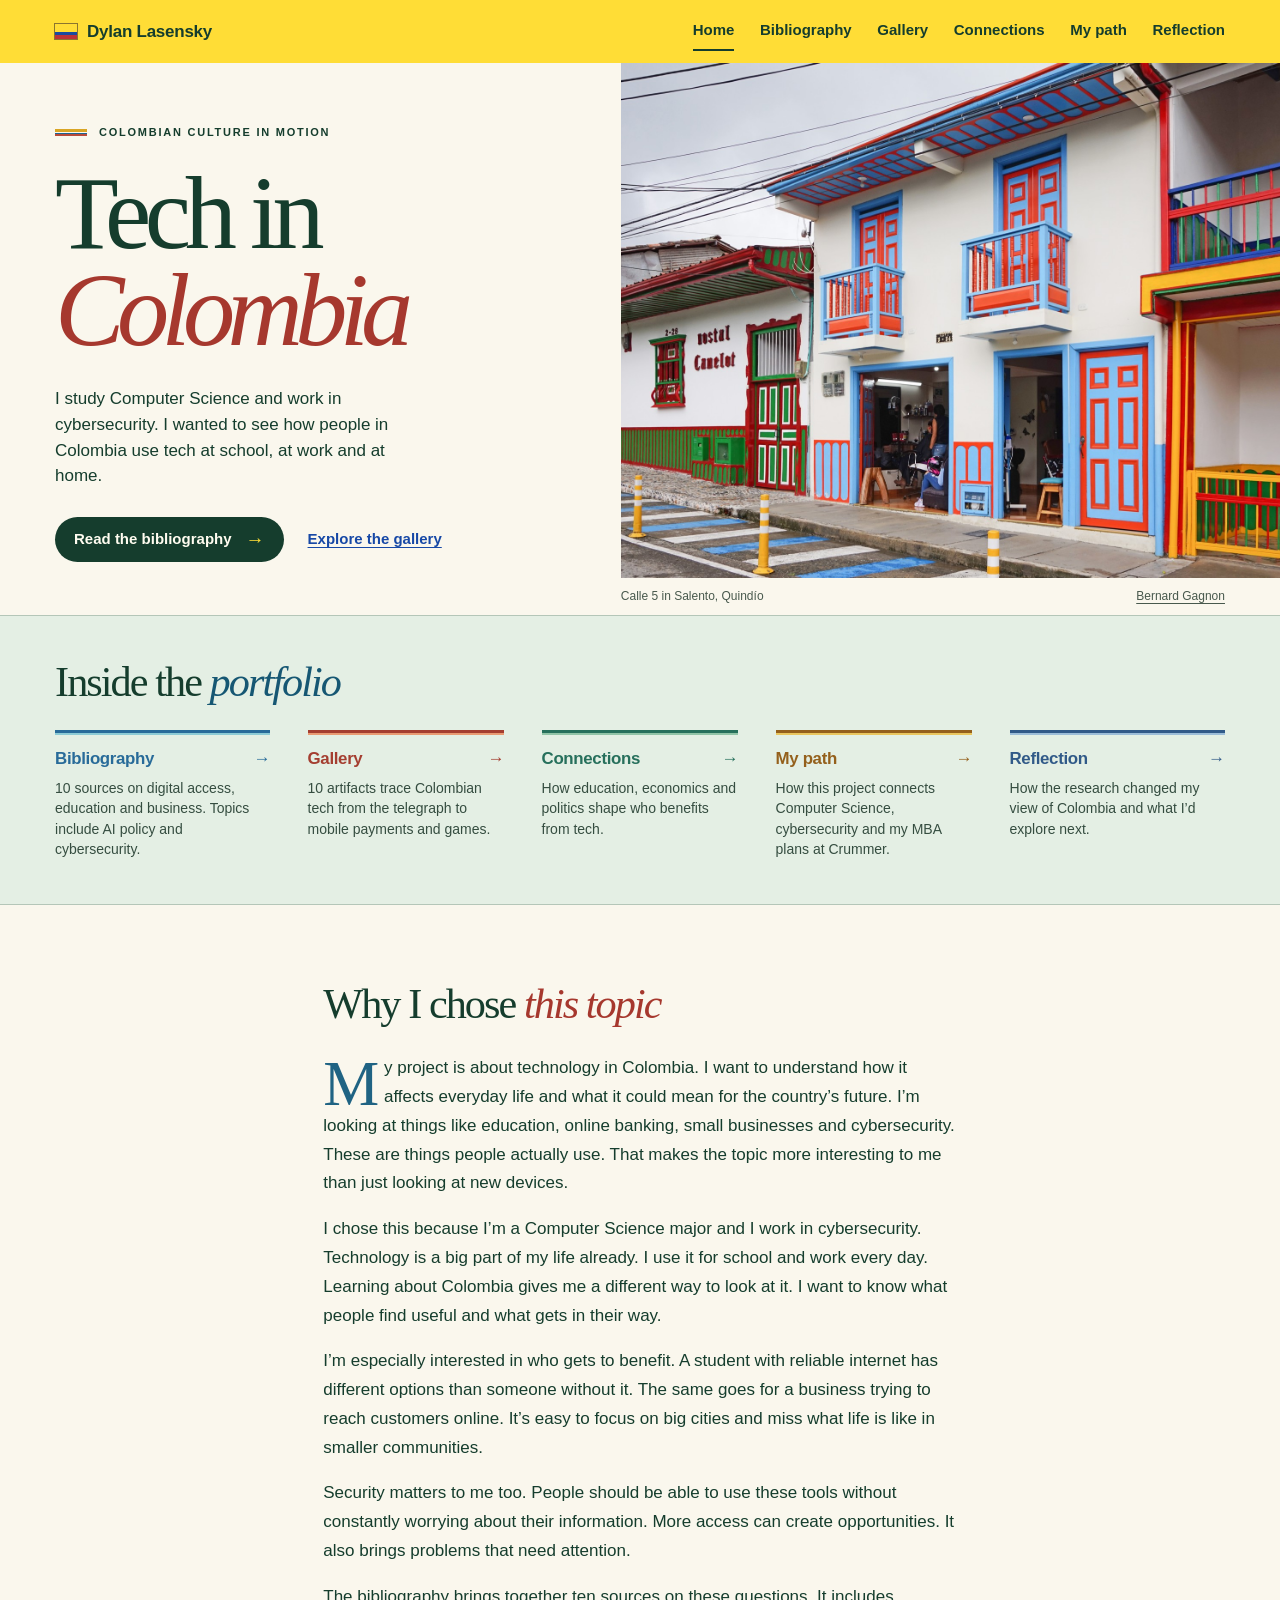
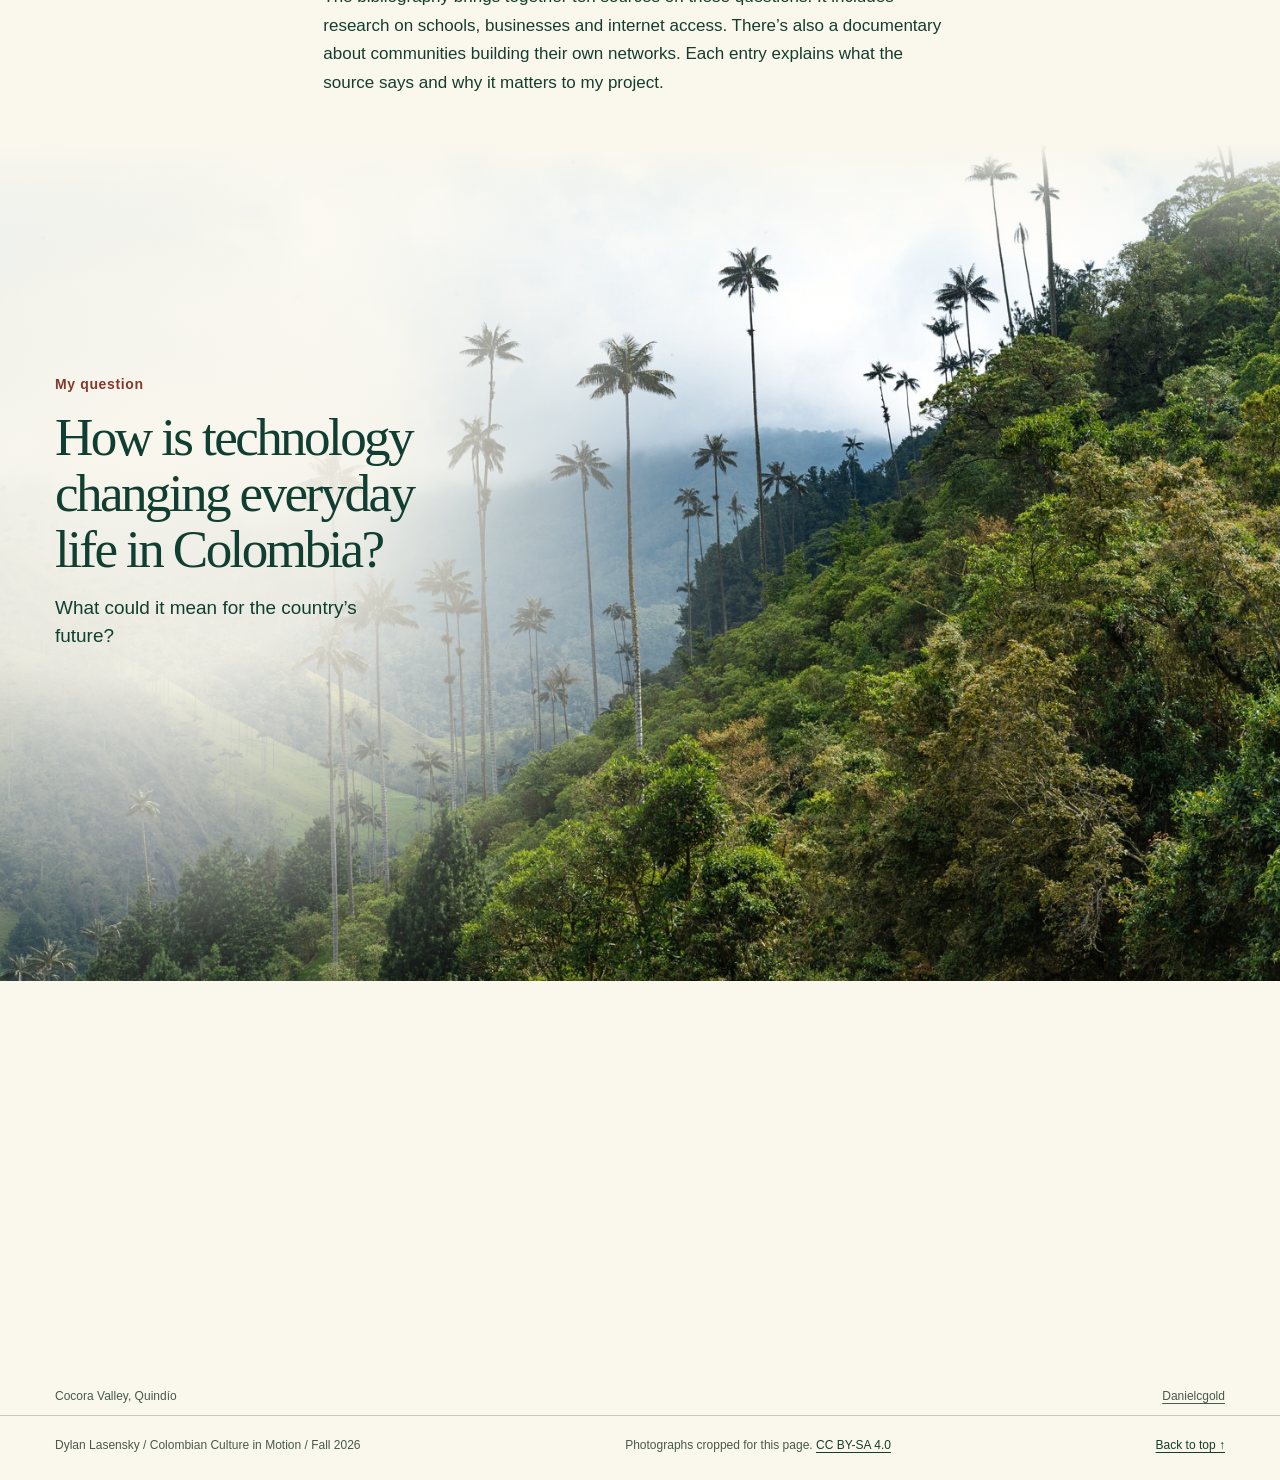
<file: public/index.html>
<!DOCTYPE html>
<html lang="en">
  <head>
    <meta charset="utf-8">
    <meta name="viewport" content="width=device-width, initial-scale=1">
    <meta name="description" content="A Colombian Culture portfolio exploring how technology affects education, business, internet access and cybersecurity in Colombia.">
    <title>Tech in Colombia | Dylan Lasensky</title>
    <link rel="icon" href="assets/favicon.svg" type="image/svg+xml">
    <link rel="stylesheet" href="home.css">
    <link rel="stylesheet" href="navigation.css">
    <script src="script.js" defer></script>
    <script src="home.js" defer></script>
  </head>
  <body id="top">
    <a class="skip" href="#main">Skip to content</a>
    <header class="site-header">
      <div class="header-row">
        <a class="brand" href="#top" aria-label="Dylan Lasensky, home"><span class="flag" aria-hidden="true"></span>Dylan Lasensky</a>
        <nav class="menu-wide" aria-label="Main navigation">
          <a href="#top" aria-current="page">Home</a>
          <a href="bibliography.html">Bibliography</a>
          <a href="gallery.html">Gallery</a>
          <a href="connections.html">Connections</a>
          <a href="personal.html">My path</a>
          <a href="reflection.html">Reflection</a>
        </nav>
        <details class="quick-menu">
          <summary>Menu</summary>
          <nav aria-label="Mobile navigation">
            <a href="#top" aria-current="page">Home</a>
            <a href="bibliography.html">Bibliography</a>
            <a href="gallery.html">Gallery</a>
            <a href="connections.html">Connections</a>
            <a href="personal.html">My path</a>
            <a href="reflection.html">Reflection</a>
          </nav>
        </details>
      </div>
    </header>
    <main id="main">
      <section class="hero" aria-labelledby="title">
        <div class="opening">
          <p class="eyebrow">Colombian Culture in Motion</p>
          <h1 id="title">Tech in <em>Colombia</em></h1>
          <p class="deck">I study Computer Science and work in cybersecurity. I wanted to see how people in Colombia use tech at school, at work and at home.</p>
          <div class="actions">
            <a class="button" href="bibliography.html">Read the bibliography <b aria-hidden="true">→</b></a>
            <a class="text-link" href="gallery.html">Explore the gallery</a>
          </div>
        </div>
        <figure class="salento">
          <div class="salento-img">
            <img src="assets/salento.jpg" width="1800" height="1200" alt="Red and blue trim on the houses along Calle 5 in Salento">
          </div>
          <figcaption class="caption">
            <span>Calle 5 in Salento, Quindío</span>
            <a href="https://commons.wikimedia.org/wiki/File:Calle_5,_Salento_04.jpg" target="_blank" rel="noopener noreferrer">Bernard Gagnon</a>
          </figcaption>
        </figure>
      </section>
      <section class="directory" aria-labelledby="directory-heading">
        <div class="shell">
          <h2 id="directory-heading">Inside the <em>portfolio</em></h2>
          <ul>
            <li>
              <a href="bibliography.html">
                <strong>Bibliography<b aria-hidden="true">→</b></strong>
                <small>10 sources on digital access, education and business. Topics include AI policy and cybersecurity.</small>
              </a>
            </li>
            <li>
              <a href="gallery.html">
                <strong>Gallery<b aria-hidden="true">→</b></strong>
                <small>10 artifacts trace Colombian tech from the telegraph to mobile payments and games.</small>
              </a>
            </li>
            <li>
              <a href="connections.html">
                <strong>Connections<b aria-hidden="true">→</b></strong>
                <small>How education, economics and politics shape who benefits from tech.</small>
              </a>
            </li>
            <li>
              <a href="personal.html">
                <strong>My path<b aria-hidden="true">→</b></strong>
                <small>How this project connects Computer Science, cybersecurity and my MBA plans at Crummer.</small>
              </a>
            </li>
            <li>
              <a href="reflection.html">
                <strong>Reflection<b aria-hidden="true">→</b></strong>
                <small>How the research changed my view of Colombia and what I’d explore next.</small>
              </a>
            </li>
          </ul>
        </div>
      </section>
      <section class="welcome" id="about" aria-labelledby="welcome-heading">
        <h2 id="welcome-heading">Why I chose <em>this topic</em></h2>
        <div class="welcome-copy">
          <p>My project is about technology in Colombia. I want to understand how it affects everyday life and what it could mean for the country’s future. I’m looking at things like education, online banking, small businesses and cybersecurity. These are things people actually use. That makes the topic more interesting to me than just looking at new devices.</p>
          <p>I chose this because I’m a Computer Science major and I work in cybersecurity. Technology is a big part of my life already. I use it for school and work every day. Learning about Colombia gives me a different way to look at it. I want to know what people find useful and what gets in their way.</p>
          <p>I’m especially interested in who gets to benefit. A student with reliable internet has different options than someone without it. The same goes for a business trying to reach customers online. It’s easy to focus on big cities and miss what life is like in smaller communities.</p>
          <p>Security matters to me too. People should be able to use these tools without constantly worrying about their information. More access can create opportunities. It also brings problems that need attention.</p>
          <p>The bibliography brings together ten sources on these questions. It includes research on schools, businesses and internet access. There’s also a documentary about communities building their own networks. Each entry explains what the source says and why it matters to my project.</p>
        </div>
      </section>
      <section class="questions" id="questions" aria-labelledby="question-heading">
        <figure class="valley">
          <div class="scene-track">
            <div class="scene-pin">
              <div class="scene-art">
                <img class="landscape" width="1800" height="1013" src="assets/cocora.jpg" alt="Wax palms above green hills in Cocora Valley, Quindío">
              </div>
              <div class="mist" aria-hidden="true"></div>
              <div class="q-copy">
                <p class="eyebrow">My question</p>
                <h2 id="question-heading">How is technology changing everyday life in Colombia?</h2>
                <p class="future">What could it mean for the country’s future?</p>
              </div>
            </div>
          </div>
          <figcaption class="caption">
            <span>Cocora Valley, Quindío</span>
            <a href="https://commons.wikimedia.org/wiki/File:Dan-gold-corcora-colombia.jpg" target="_blank" rel="noopener noreferrer">Danielcgold</a>
          </figcaption>
        </figure>
      </section>
    </main>
    <footer class="shell footer">
      <span>Dylan Lasensky / Colombian Culture in Motion / Fall 2026</span>
      <span>Photographs cropped for this page. <a href="https://creativecommons.org/licenses/by-sa/4.0/" target="_blank" rel="noopener noreferrer">CC BY-SA 4.0</a></span>
      <a href="#top">Back to top ↑</a>
    </footer>
  </body>
</html>
</file>
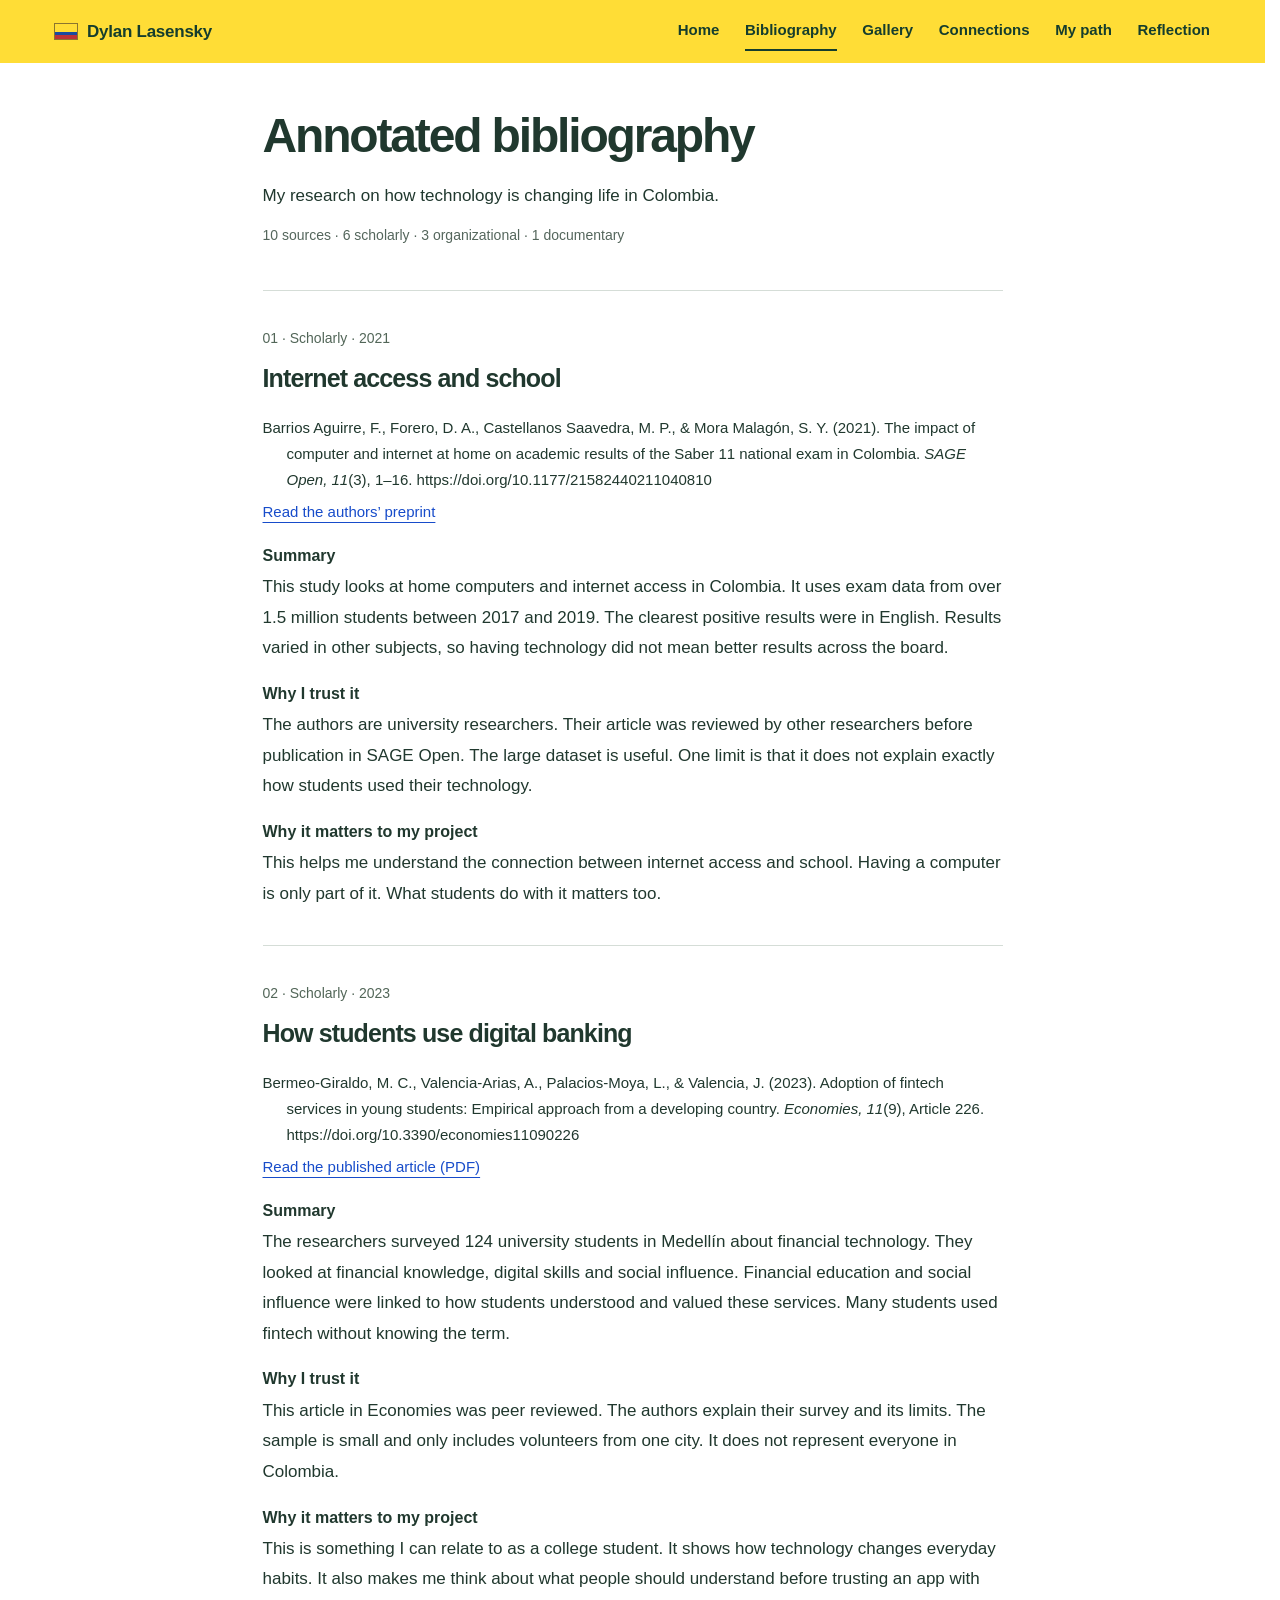
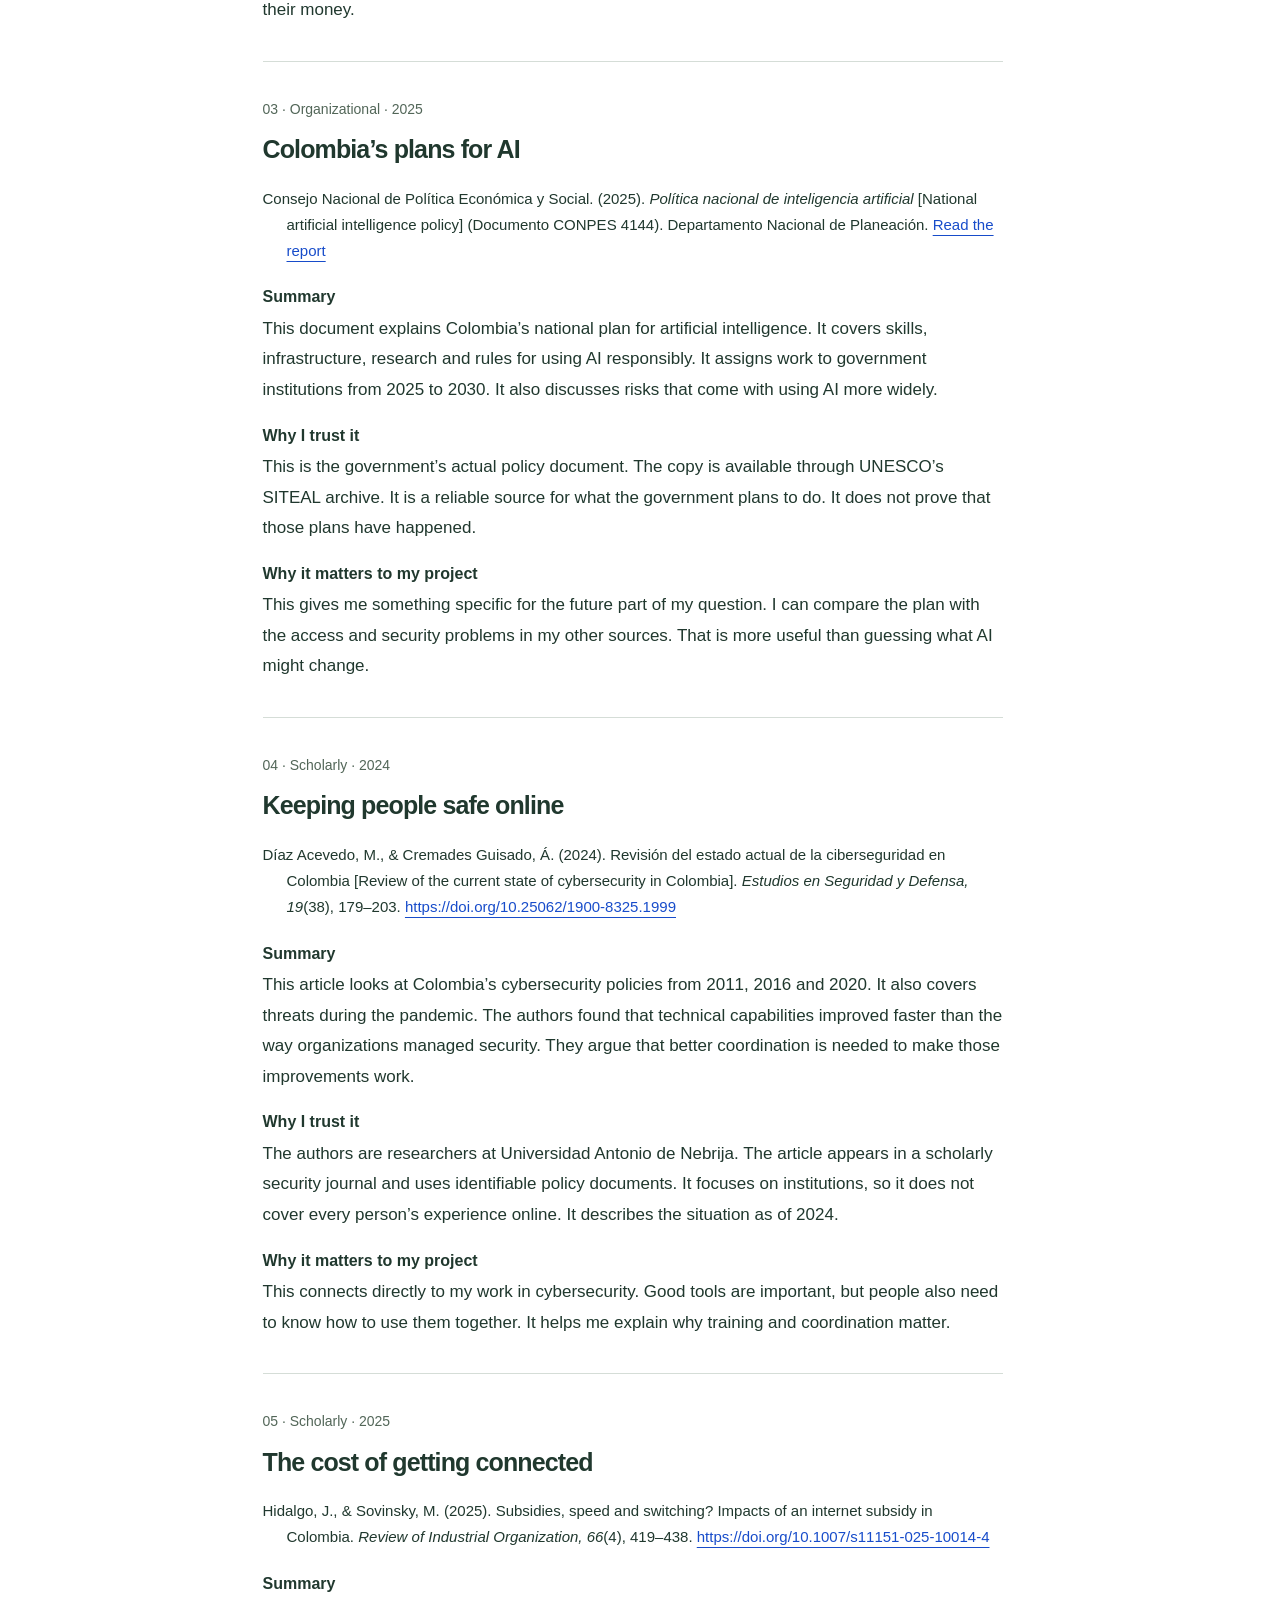
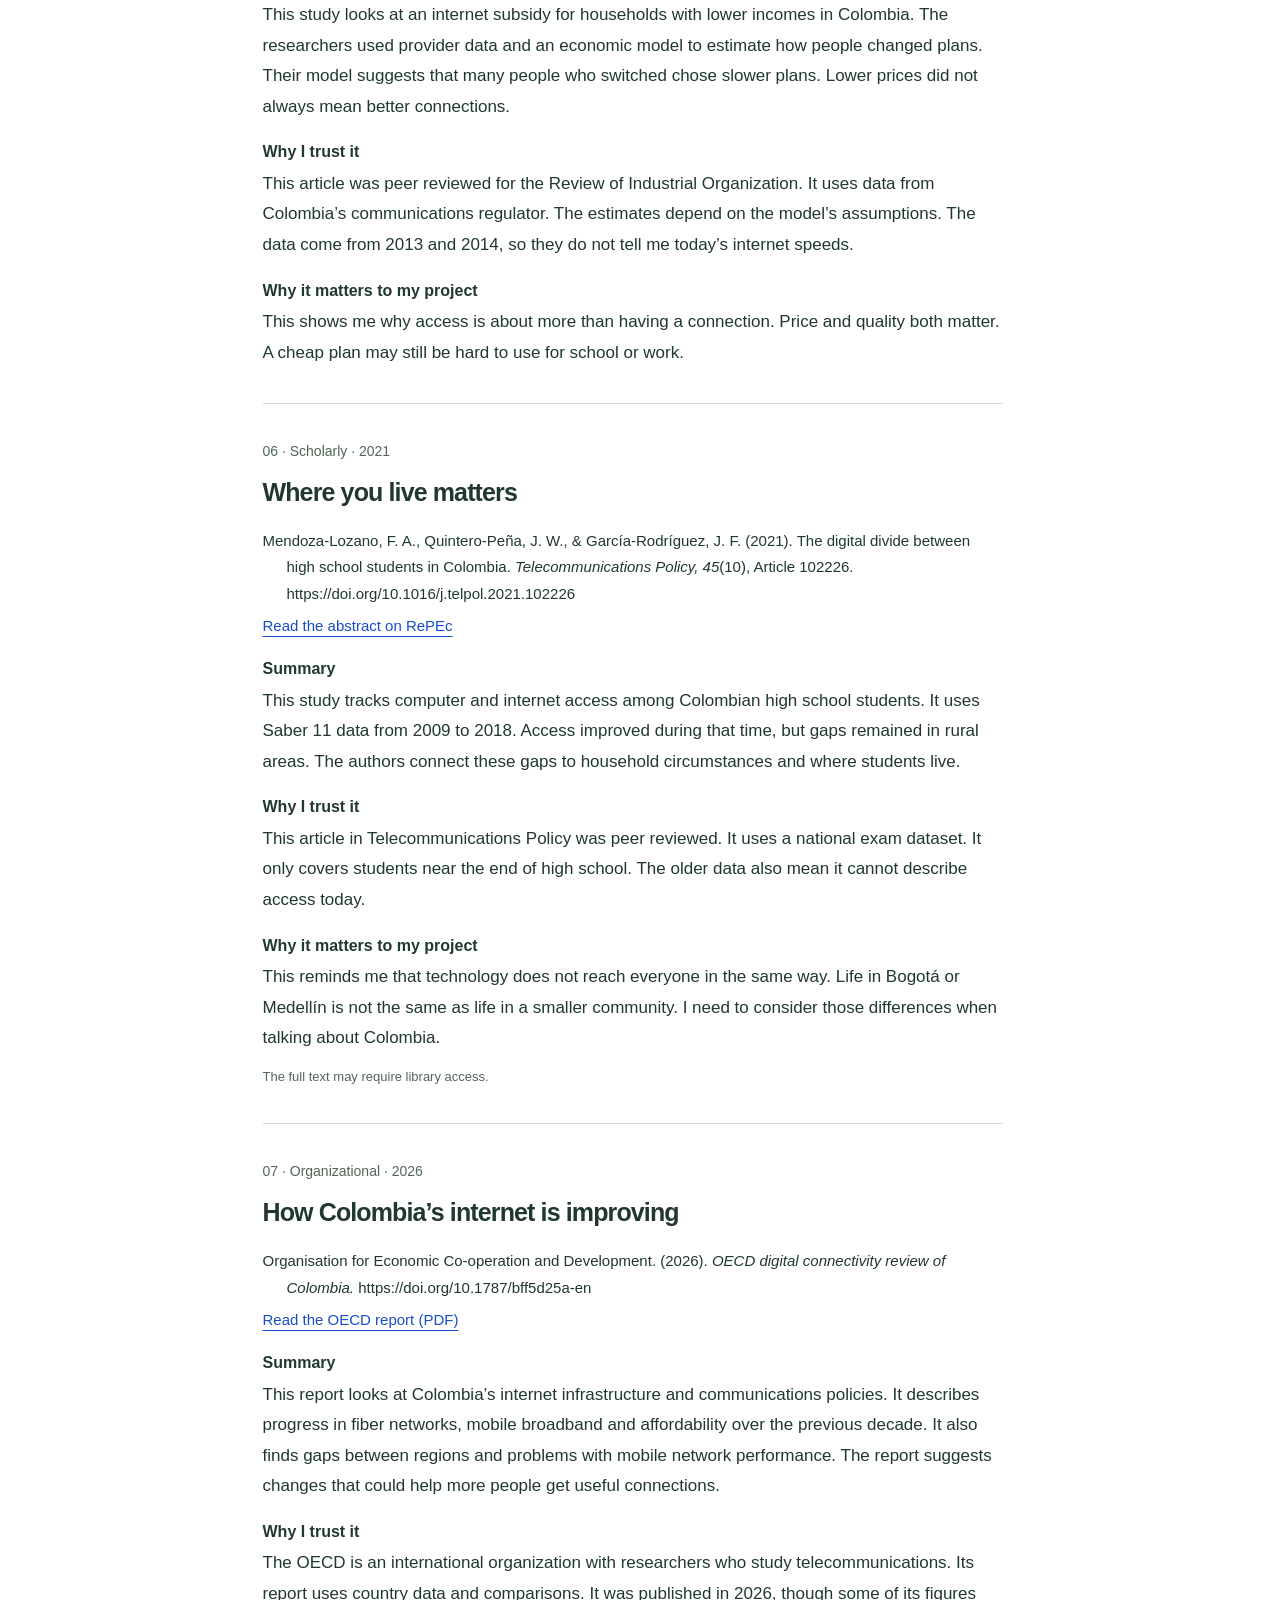
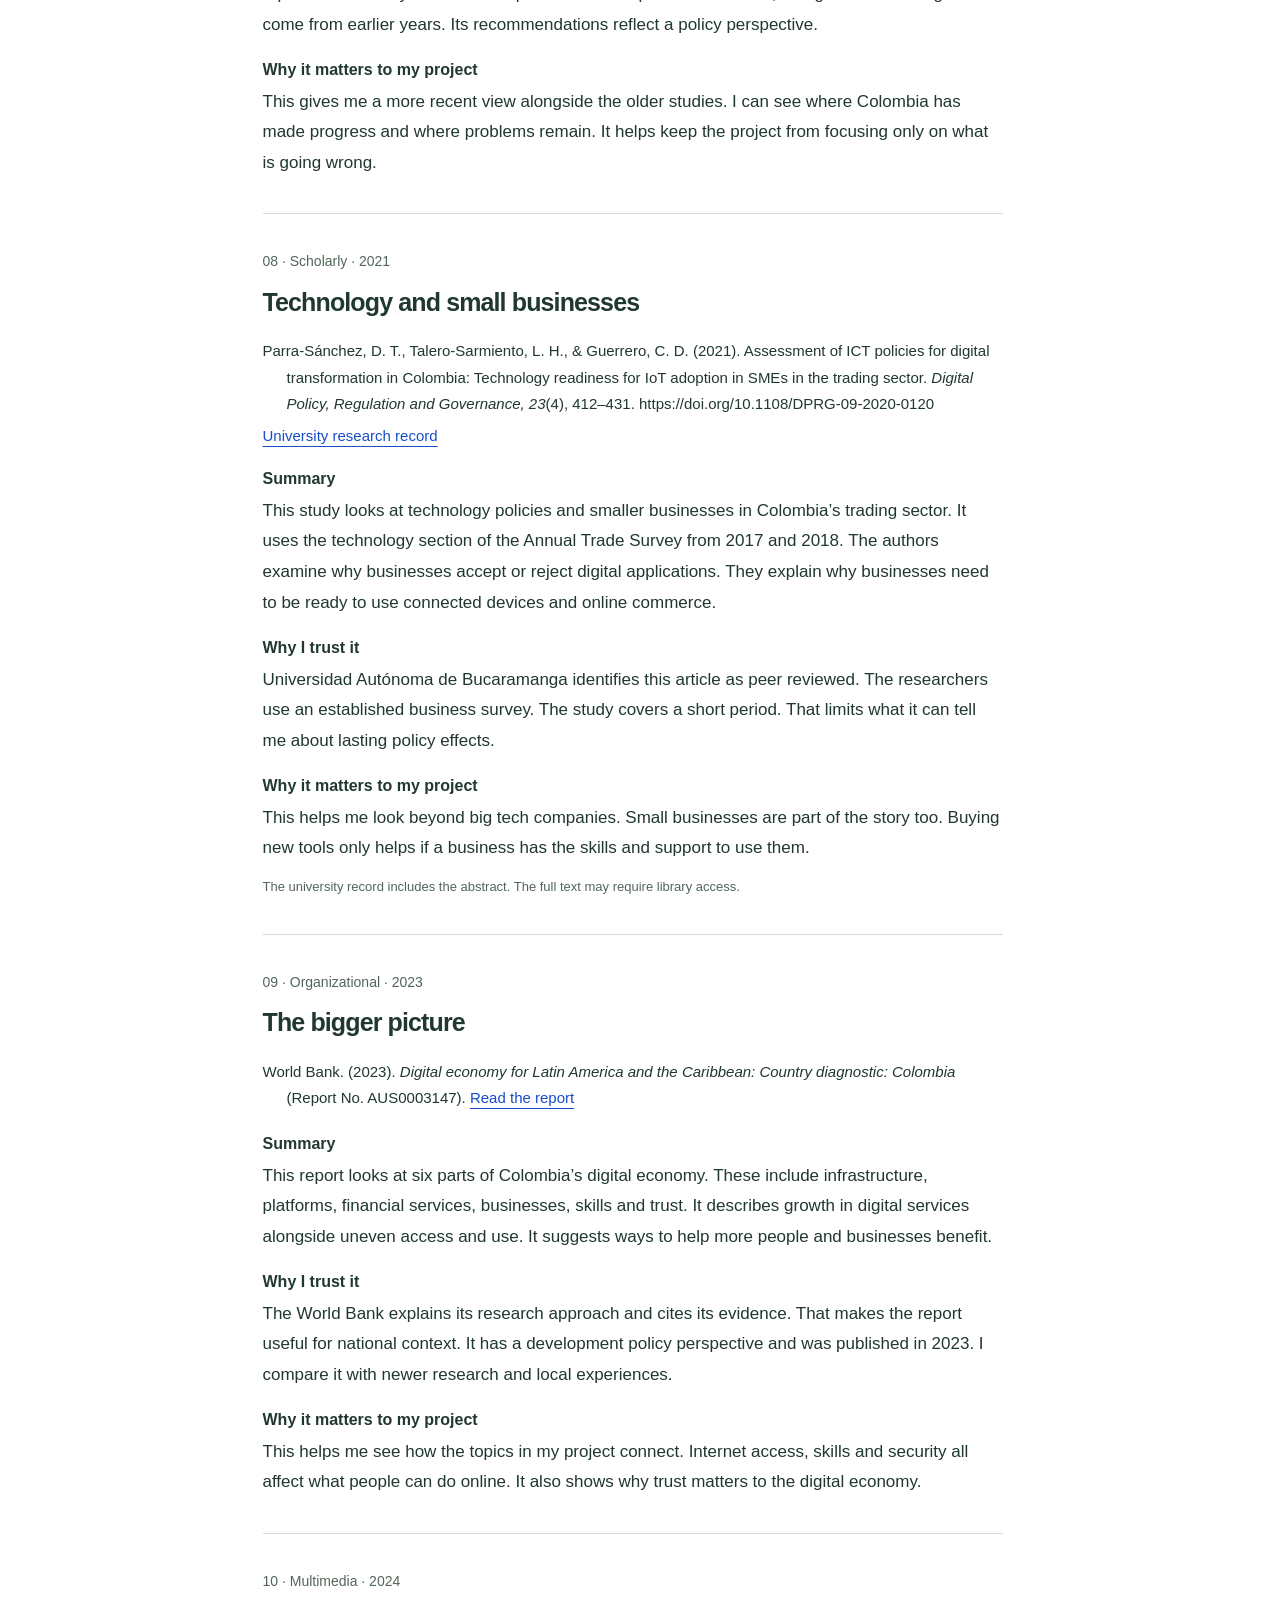
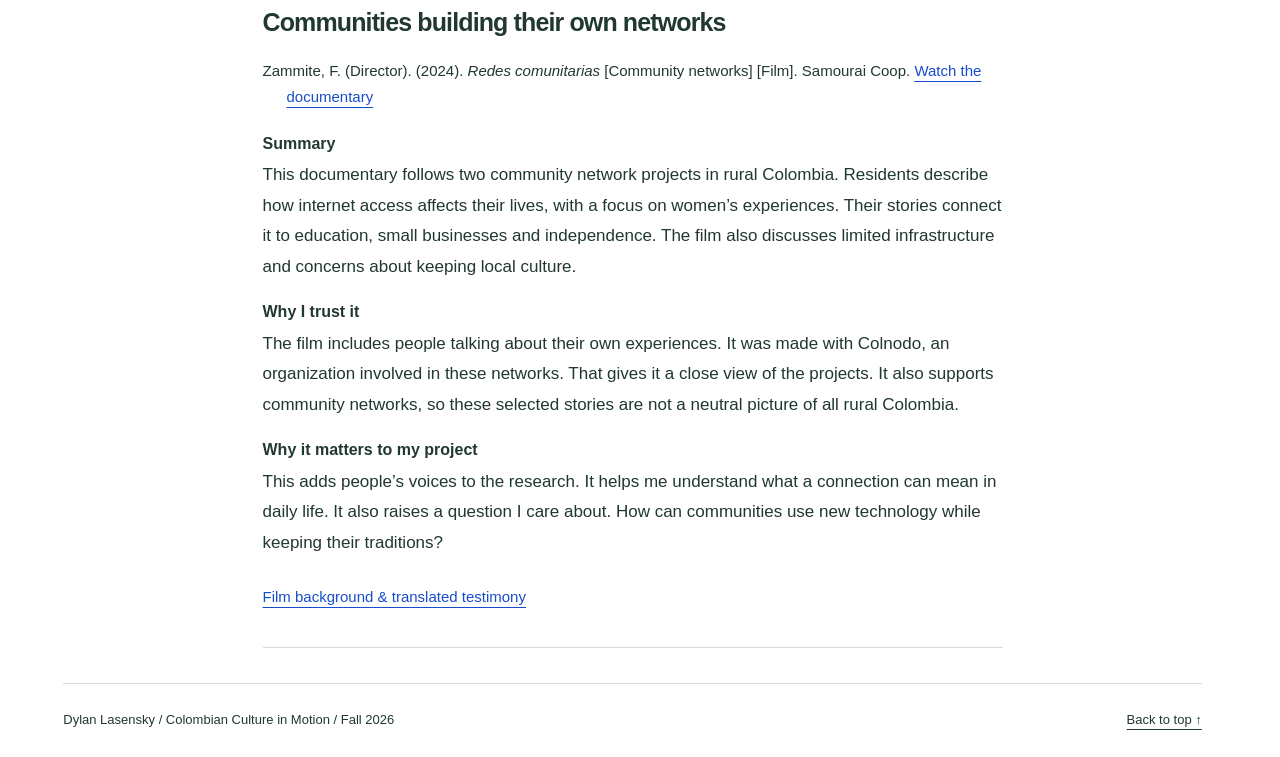
<file: public/bibliography.html>
<!DOCTYPE html>
<html lang="en">
<head>
  <meta charset="UTF-8">
  <meta name="viewport" content="width=device-width, initial-scale=1">
  <title>Annotated Bibliography | Tech in Colombia</title>
  <link rel="icon" href="assets/favicon.svg" type="image/svg+xml">
  <link rel="stylesheet" href="styles.css">
  <script src="script.js" defer></script>
  <link rel="stylesheet" href="navigation.css">
</head>
<body class="bibliography-page">
  <a class="skip-link" href="#main">Skip to content</a>
  <!-- Navigation -->
  <header class="site-header">
    <div class="header-row">
      <a class="brand" href="index.html" aria-label="Dylan Lasensky, home"><span class="flag" aria-hidden="true"></span>Dylan Lasensky</a>
      <nav class="menu-wide" aria-label="Main navigation">
        <a href="index.html">Home</a>
        <a href="bibliography.html" aria-current="page">Bibliography</a>
        <a href="gallery.html">Gallery</a>
        <a href="connections.html">Connections</a>
        <a href="personal.html">My path</a>
        <a href="reflection.html">Reflection</a>
      </nav>
      <details class="quick-menu">
        <summary>Menu</summary>
        <nav aria-label="Mobile navigation">
          <a href="index.html">Home</a>
          <a href="bibliography.html" aria-current="page">Bibliography</a>
          <a href="gallery.html">Gallery</a>
          <a href="connections.html">Connections</a>
          <a href="personal.html">My path</a>
          <a href="reflection.html">Reflection</a>
        </nav>
      </details>
    </div>
  </header>
  <main id="main" class="reading-width">
    <header class="research-heading">
      <h1>Annotated bibliography</h1>
      <p>My research on how technology is changing life in Colombia.</p>
      <p class="source-count">10 sources · 6 scholarly · 3 organizational · 1 documentary</p>
    </header>
    <!-- Sources -->
    <article class="source" id="education">
      <p class="source-info">01 · <span class="source-type">Scholarly</span> · 2021</p>
      <h2>Internet access and school</h2>
      <p class="citation">Barrios Aguirre, F., Forero, D. A., Castellanos Saavedra, M. P., &amp; Mora Malagón, S. Y. (2021). The impact of computer and internet at home on academic results of the Saber 11 national exam in Colombia. <i>SAGE Open, 11</i>(3), 1–16. https://doi.org/10.1177/21582440211040810</p>
      <p class="reading-link"><a href="https://easychair.org/publications/preprint/jGMf">Read the authors’ preprint</a></p>
      <div class="annotation">
        <h3>Summary</h3>
        <p class="summary">This study looks at home computers and internet access in Colombia. It uses exam data from over 1.5 million students between 2017 and 2019. The clearest positive results were in English. Results varied in other subjects, so having technology did not mean better results across the board.</p>
        <h3>Why I trust it</h3>
        <p>The authors are university researchers. Their article was reviewed by other researchers before publication in SAGE Open. The large dataset is useful. One limit is that it does not explain exactly how students used their technology.</p>
        <h3>Why it matters to my project</h3>
        <p>This helps me understand the connection between internet access and school. Having a computer is only part of it. What students do with it matters too.</p>
      </div>
    </article>
    <article class="source" id="fintech">
      <p class="source-info">02 · <span class="source-type">Scholarly</span> · 2023</p>
      <h2>How students use digital banking</h2>
      <p class="citation">Bermeo-Giraldo, M. C., Valencia-Arias, A., Palacios-Moya, L., &amp; Valencia, J. (2023). Adoption of fintech services in young students: Empirical approach from a developing country. <i>Economies, 11</i>(9), Article 226. https://doi.org/10.3390/economies11090226</p>
      <p class="reading-link"><a href="https://mdpi-res.com/d_attachment/economies/economies-11-00226/article_deploy/economies-11-00226.pdf">Read the published article (PDF)</a></p>
      <div class="annotation">
        <h3>Summary</h3>
        <p class="summary">The researchers surveyed 124 university students in Medellín about financial technology. They looked at financial knowledge, digital skills and social influence. Financial education and social influence were linked to how students understood and valued these services. Many students used fintech without knowing the term.</p>
        <h3>Why I trust it</h3>
        <p>This article in Economies was peer reviewed. The authors explain their survey and its limits. The sample is small and only includes volunteers from one city. It does not represent everyone in Colombia.</p>
        <h3>Why it matters to my project</h3>
        <p>This is something I can relate to as a college student. It shows how technology changes everyday habits. It also makes me think about what people should understand before trusting an app with their money.</p>
      </div>
    </article>
    <article class="source" id="ai">
      <p class="source-info">03 · <span class="source-type">Organizational</span> · 2025</p>
      <h2>Colombia’s plans for AI</h2>
      <p class="citation">Consejo Nacional de Política Económica y Social. (2025). <i>Política nacional de inteligencia artificial</i> [National artificial intelligence policy] (Documento CONPES 4144). Departamento Nacional de Planeación. <a href="https://siteal.iiep.unesco.org/sites/default/files/sit_accion_files/documento_conpes_4144_-_politica_nacional_de_inteligencia_artificial.pdf">Read the report</a></p>
      <div class="annotation">
        <h3>Summary</h3>
        <p class="summary">This document explains Colombia’s national plan for artificial intelligence. It covers skills, infrastructure, research and rules for using AI responsibly. It assigns work to government institutions from 2025 to 2030. It also discusses risks that come with using AI more widely.</p>
        <h3>Why I trust it</h3>
        <p>This is the government’s actual policy document. The copy is available through UNESCO’s SITEAL archive. It is a reliable source for what the government plans to do. It does not prove that those plans have happened.</p>
        <h3>Why it matters to my project</h3>
        <p>This gives me something specific for the future part of my question. I can compare the plan with the access and security problems in my other sources. That is more useful than guessing what AI might change.</p>
      </div>
    </article>
    <article class="source" id="cybersecurity">
      <p class="source-info">04 · <span class="source-type">Scholarly</span> · 2024</p>
      <h2>Keeping people safe online</h2>
      <p class="citation">Díaz Acevedo, M., &amp; Cremades Guisado, Á. (2024). Revisión del estado actual de la ciberseguridad en Colombia [Review of the current state of cybersecurity in Colombia]. <i>Estudios en Seguridad y Defensa, 19</i>(38), 179–203. <a href="https://doi.org/10.25062/1900-8325.1999">https://doi.org/10.25062/1900-8325.1999</a></p>
      <div class="annotation">
        <h3>Summary</h3>
        <p class="summary">This article looks at Colombia’s cybersecurity policies from 2011, 2016 and 2020. It also covers threats during the pandemic. The authors found that technical capabilities improved faster than the way organizations managed security. They argue that better coordination is needed to make those improvements work.</p>
        <h3>Why I trust it</h3>
        <p>The authors are researchers at Universidad Antonio de Nebrija. The article appears in a scholarly security journal and uses identifiable policy documents. It focuses on institutions, so it does not cover every person’s experience online. It describes the situation as of 2024.</p>
        <h3>Why it matters to my project</h3>
        <p>This connects directly to my work in cybersecurity. Good tools are important, but people also need to know how to use them together. It helps me explain why training and coordination matter.</p>
      </div>
    </article>
    <article class="source" id="affordability">
      <p class="source-info">05 · <span class="source-type">Scholarly</span> · 2025</p>
      <h2>The cost of getting connected</h2>
      <p class="citation">Hidalgo, J., &amp; Sovinsky, M. (2025). Subsidies, speed and switching? Impacts of an internet subsidy in Colombia. <i>Review of Industrial Organization, 66</i>(4), 419–438. <a href="https://doi.org/10.1007/s11151-025-10014-4">https://doi.org/10.1007/s11151-025-10014-4</a></p>
      <div class="annotation">
        <h3>Summary</h3>
        <p class="summary">This study looks at an internet subsidy for households with lower incomes in Colombia. The researchers used provider data and an economic model to estimate how people changed plans. Their model suggests that many people who switched chose slower plans. Lower prices did not always mean better connections.</p>
        <h3>Why I trust it</h3>
        <p>This article was peer reviewed for the Review of Industrial Organization. It uses data from Colombia’s communications regulator. The estimates depend on the model’s assumptions. The data come from 2013 and 2014, so they do not tell me today’s internet speeds.</p>
        <h3>Why it matters to my project</h3>
        <p>This shows me why access is about more than having a connection. Price and quality both matter. A cheap plan may still be hard to use for school or work.</p>
      </div>
    </article>
    <article class="source" id="divide">
      <p class="source-info">06 · <span class="source-type">Scholarly</span> · 2021</p>
      <h2>Where you live matters</h2>
      <p class="citation">Mendoza-Lozano, F. A., Quintero-Peña, J. W., &amp; García-Rodríguez, J. F. (2021). The digital divide between high school students in Colombia. <i>Telecommunications Policy, 45</i>(10), Article 102226. https://doi.org/10.1016/j.telpol.2021.102226</p>
      <p class="reading-link"><a href="https://ideas.repec.org/a/eee/telpol/v45y2021i10s0308596121001300.html">Read the abstract on RePEc</a></p>
      <div class="annotation">
        <h3>Summary</h3>
        <p class="summary">This study tracks computer and internet access among Colombian high school students. It uses Saber 11 data from 2009 to 2018. Access improved during that time, but gaps remained in rural areas. The authors connect these gaps to household circumstances and where students live.</p>
        <h3>Why I trust it</h3>
        <p>This article in Telecommunications Policy was peer reviewed. It uses a national exam dataset. It only covers students near the end of high school. The older data also mean it cannot describe access today.</p>
        <h3>Why it matters to my project</h3>
        <p>This reminds me that technology does not reach everyone in the same way. Life in Bogotá or Medellín is not the same as life in a smaller community. I need to consider those differences when talking about Colombia.</p>
      </div>
      <p class="source-note">The full text may require library access.</p>
    </article>
    <article class="source" id="connectivity">
      <p class="source-info">07 · <span class="source-type">Organizational</span> · 2026</p>
      <h2>How Colombia’s internet is improving</h2>
      <p class="citation">Organisation for Economic Co-operation and Development. (2026). <i>OECD digital connectivity review of Colombia.</i> https://doi.org/10.1787/bff5d25a-en</p>
      <p class="reading-link"><a href="https://www.oecd.org/content/dam/oecd/en/publications/reports/2026/03/digital-connectivity-review-of-colombia_462bab2a/bff5d25a-en.pdf">Read the OECD report (PDF)</a></p>
      <div class="annotation">
        <h3>Summary</h3>
        <p class="summary">This report looks at Colombia’s internet infrastructure and communications policies. It describes progress in fiber networks, mobile broadband and affordability over the previous decade. It also finds gaps between regions and problems with mobile network performance. The report suggests changes that could help more people get useful connections.</p>
        <h3>Why I trust it</h3>
        <p>The OECD is an international organization with researchers who study telecommunications. Its report uses country data and comparisons. It was published in 2026, though some of its figures come from earlier years. Its recommendations reflect a policy perspective.</p>
        <h3>Why it matters to my project</h3>
        <p>This gives me a more recent view alongside the older studies. I can see where Colombia has made progress and where problems remain. It helps keep the project from focusing only on what is going wrong.</p>
      </div>
    </article>
    <article class="source" id="business">
      <p class="source-info">08 · <span class="source-type">Scholarly</span> · 2021</p>
      <h2>Technology and small businesses</h2>
      <p class="citation">Parra-Sánchez, D. T., Talero-Sarmiento, L. H., &amp; Guerrero, C. D. (2021). Assessment of ICT policies for digital transformation in Colombia: Technology readiness for IoT adoption in SMEs in the trading sector. <i>Digital Policy, Regulation and Governance, 23</i>(4), 412–431. https://doi.org/10.1108/DPRG-09-2020-0120</p>
      <p class="reading-link"><a href="https://apolo.unab.edu.co/en/publications/assessment-of-ict-policies-for-digital-transformation-in-colombia/">University research record</a></p>
      <div class="annotation">
        <h3>Summary</h3>
        <p class="summary">This study looks at technology policies and smaller businesses in Colombia’s trading sector. It uses the technology section of the Annual Trade Survey from 2017 and 2018. The authors examine why businesses accept or reject digital applications. They explain why businesses need to be ready to use connected devices and online commerce.</p>
        <h3>Why I trust it</h3>
        <p>Universidad Autónoma de Bucaramanga identifies this article as peer reviewed. The researchers use an established business survey. The study covers a short period. That limits what it can tell me about lasting policy effects.</p>
        <h3>Why it matters to my project</h3>
        <p>This helps me look beyond big tech companies. Small businesses are part of the story too. Buying new tools only helps if a business has the skills and support to use them.</p>
      </div>
      <p class="source-note">The university record includes the abstract. The full text may require library access.</p>
    </article>
    <article class="source" id="economy">
      <p class="source-info">09 · <span class="source-type">Organizational</span> · 2023</p>
      <h2>The bigger picture</h2>
      <p class="citation">World Bank. (2023). <i>Digital economy for Latin America and the Caribbean: Country diagnostic: Colombia</i> (Report No. AUS0003147). <a href="https://documents1.worldbank.org/curated/en/099033306202337442/pdf/IDU1a4d5cce81bfb814ce11b9e01a8fa439359d1.pdf">Read the report</a></p>
      <div class="annotation">
        <h3>Summary</h3>
        <p class="summary">This report looks at six parts of Colombia’s digital economy. These include infrastructure, platforms, financial services, businesses, skills and trust. It describes growth in digital services alongside uneven access and use. It suggests ways to help more people and businesses benefit.</p>
        <h3>Why I trust it</h3>
        <p>The World Bank explains its research approach and cites its evidence. That makes the report useful for national context. It has a development policy perspective and was published in 2023. I compare it with newer research and local experiences.</p>
        <h3>Why it matters to my project</h3>
        <p>This helps me see how the topics in my project connect. Internet access, skills and security all affect what people can do online. It also shows why trust matters to the digital economy.</p>
      </div>
    </article>
    <article class="source" id="community">
      <p class="source-info">10 · <span class="source-type">Multimedia</span> · 2024</p>
      <h2>Communities building their own networks</h2>
      <p class="citation">Zammite, F. (Director). (2024). <i>Redes comunitarias</i> [Community networks] [Film]. Samourai Coop. <a href="https://www.youtube.com/watch?v=JuHVteEhNzo">Watch the documentary</a></p>
      <div class="annotation">
        <h3>Summary</h3>
        <p class="summary">This documentary follows two community network projects in rural Colombia. Residents describe how internet access affects their lives, with a focus on women’s experiences. Their stories connect it to education, small businesses and independence. The film also discusses limited infrastructure and concerns about keeping local culture.</p>
        <h3>Why I trust it</h3>
        <p>The film includes people talking about their own experiences. It was made with Colnodo, an organization involved in these networks. That gives it a close view of the projects. It also supports community networks, so these selected stories are not a neutral picture of all rural Colombia.</p>
        <h3>Why it matters to my project</h3>
        <p>This adds people’s voices to the research. It helps me understand what a connection can mean in daily life. It also raises a question I care about. How can communities use new technology while keeping their traditions?</p>
      </div>
      <p class="source-links"><a href="https://www.apc.org/en/news/redes-comunitarias-new-documentary-colnodo-highlights-contributions-community-networks-rural">Film background &amp; translated testimony</a></p>
    </article>
  </main>
  <footer class="site-footer">
    <div class="footer-top">
      <p>Dylan Lasensky / Colombian Culture in Motion / Fall 2026</p>
      <a href="#main">Back to top ↑</a>
    </div>
  </footer>
</body>
</html>
</file>
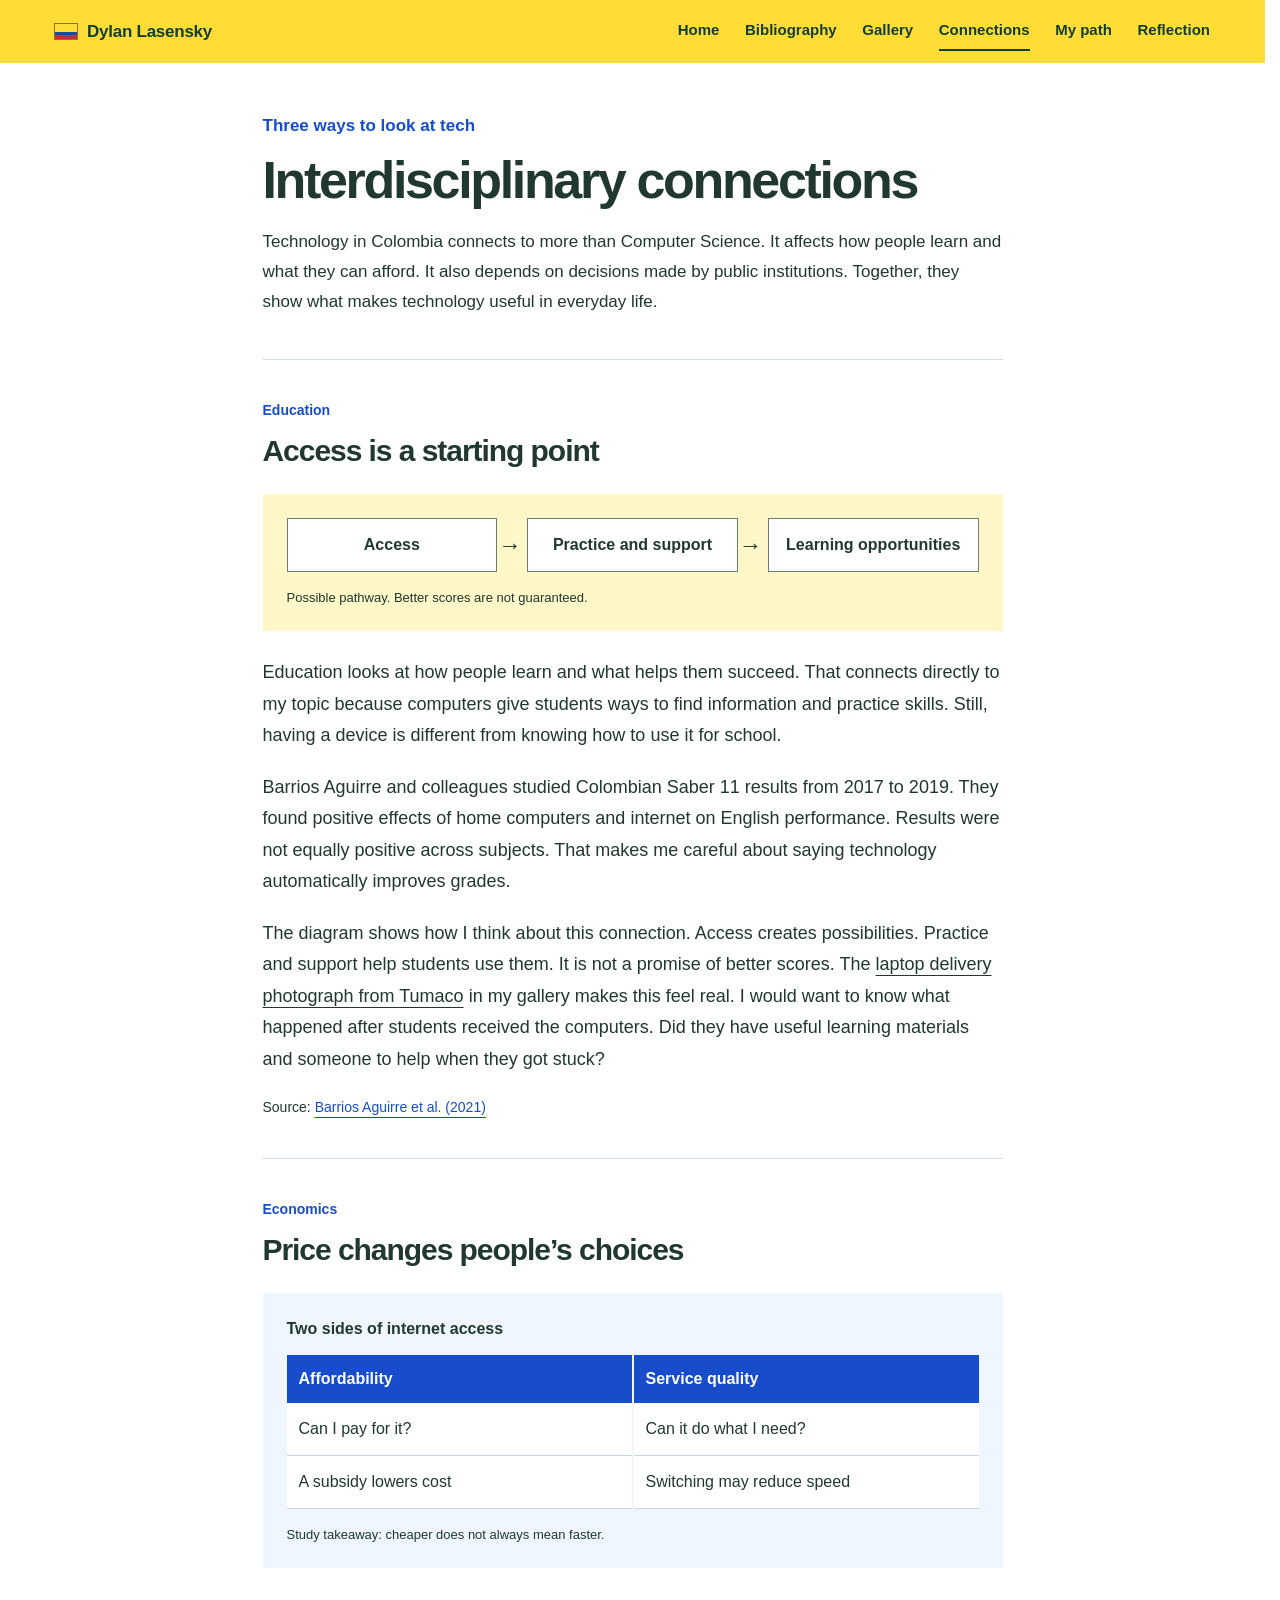
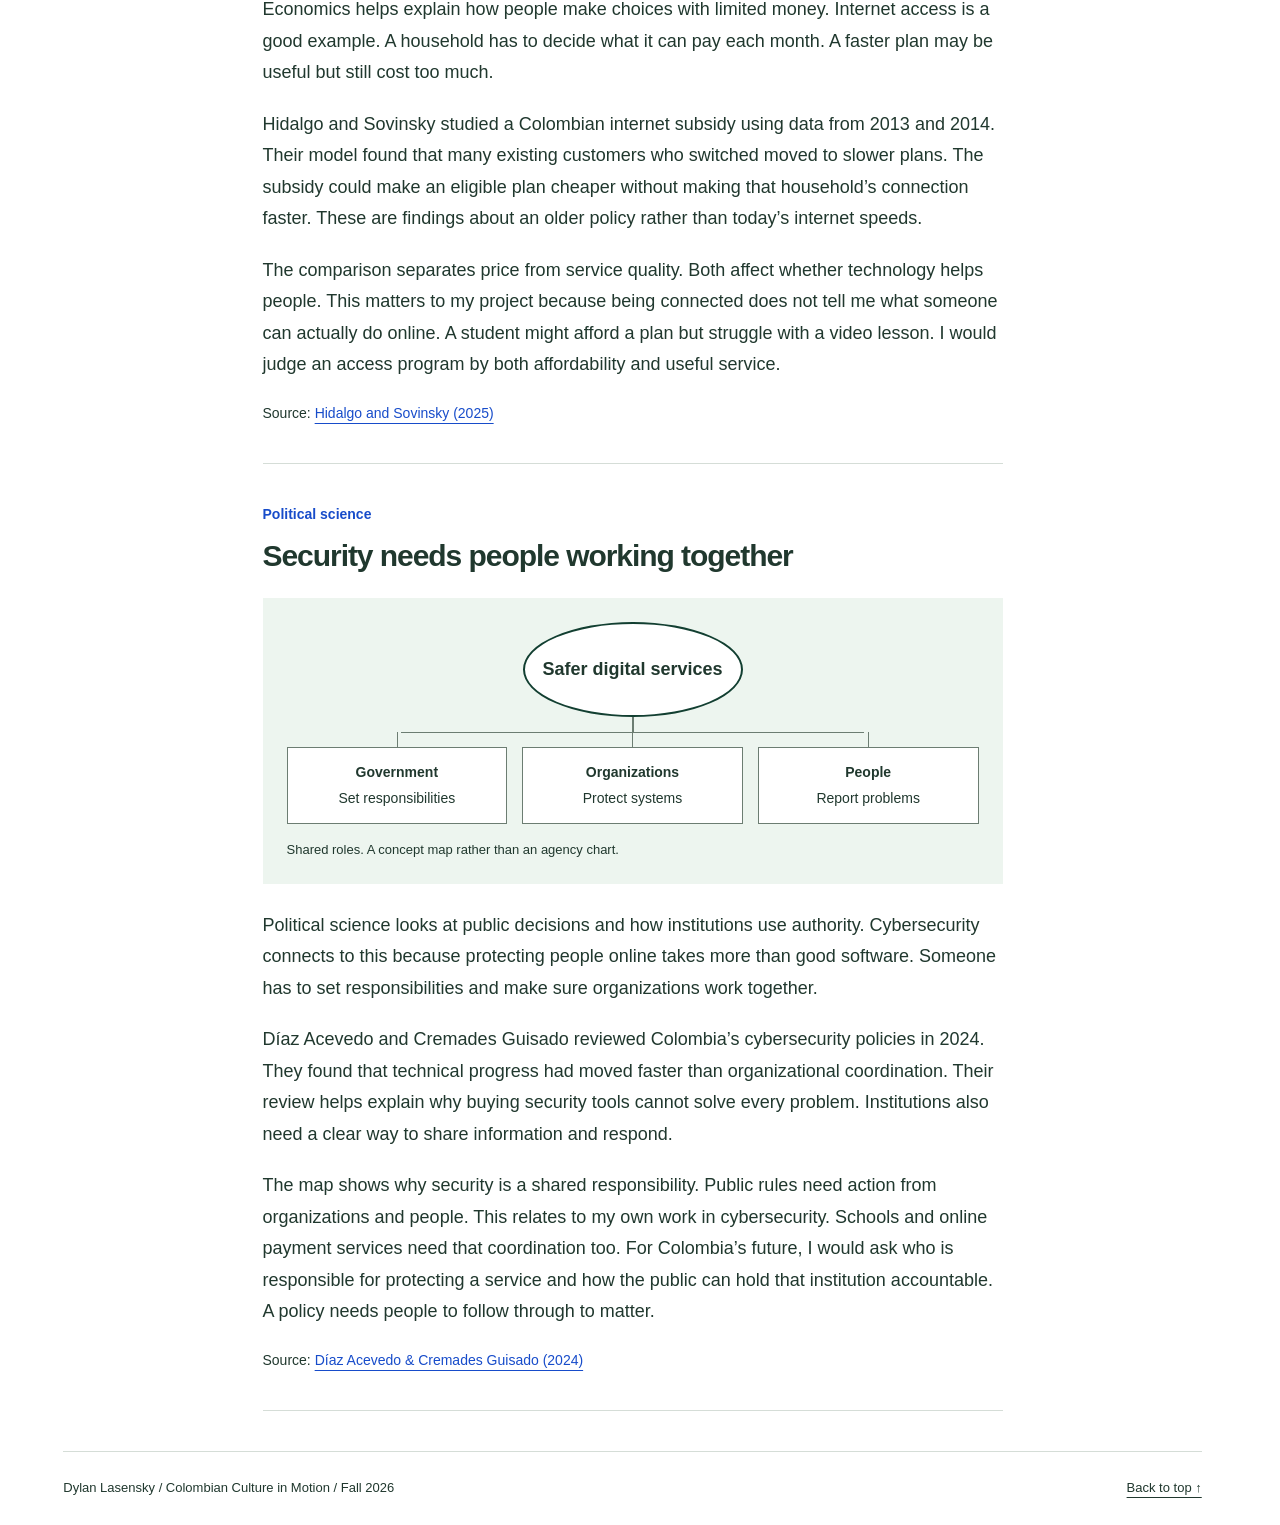
<file: public/connections.html>
<!DOCTYPE html>
<html lang="en">
<head>
  <meta charset="UTF-8">
  <meta name="viewport" content="width=device-width, initial-scale=1">
  <title>Interdisciplinary Connections | Tech in Colombia</title>
  <link rel="icon" href="assets/favicon.svg" type="image/svg+xml">
  <link rel="stylesheet" href="styles.css">
  <link rel="stylesheet" href="connections.css">
  <script src="script.js" defer></script>
  <link rel="stylesheet" href="navigation.css">
</head>
<body>
  <a class="skip-link" href="#main">Skip to content</a>
  <!-- Navigation -->
  <header class="site-header">
    <div class="header-row">
      <a class="brand" href="index.html" aria-label="Dylan Lasensky, home"><span class="flag" aria-hidden="true"></span>Dylan Lasensky</a>
      <nav class="menu-wide" aria-label="Main navigation">
        <a href="index.html">Home</a>
        <a href="bibliography.html">Bibliography</a>
        <a href="gallery.html">Gallery</a>
        <a href="connections.html" aria-current="page">Connections</a>
        <a href="personal.html">My path</a>
        <a href="reflection.html">Reflection</a>
      </nav>
      <details class="quick-menu">
        <summary>Menu</summary>
        <nav aria-label="Mobile navigation">
          <a href="index.html">Home</a>
          <a href="bibliography.html">Bibliography</a>
          <a href="gallery.html">Gallery</a>
          <a href="connections.html" aria-current="page">Connections</a>
          <a href="personal.html">My path</a>
          <a href="reflection.html">Reflection</a>
        </nav>
      </details>
    </div>
  </header>
  <main id="main" class="reading-width connections">
    <header class="research-heading">
      <p class="eyebrow">Three ways to look at tech</p>
      <h1>Interdisciplinary connections</h1>
      <p class="explanation">Technology in Colombia connects to more than Computer Science. It affects how people learn and what they can afford. It also depends on decisions made by public institutions. Together, they show what makes technology useful in everyday life.</p>
    </header>
    <section class="connection" id="education" aria-labelledby="education-title">
      <p class="eyebrow">Education</p>
      <h2 id="education-title">Access is a starting point</h2>
      <figure class="concept">
        <ol class="flow"><li>Access</li><li>Practice and support</li><li>Learning opportunities</li></ol>
        <figcaption>Possible pathway. Better scores are not guaranteed.</figcaption>
      </figure>
      <div class="explanation">
        <p>Education looks at how people learn and what helps them succeed. That connects directly to my topic because computers give students ways to find information and practice skills. Still, having a device is different from knowing how to use it for school.</p>
        <p>Barrios Aguirre and colleagues studied Colombian Saber 11 results from 2017 to 2019. They found positive effects of home computers and internet on English performance. Results were not equally positive across subjects. That makes me careful about saying technology automatically improves grades.</p>
        <p>The diagram shows how I think about this connection. Access creates possibilities. Practice and support help students use them. It is not a promise of better scores. The <a href="gallery.html#school-photo">laptop delivery photograph from Tumaco</a> in my gallery makes this feel real. I would want to know what happened after students received the computers. Did they have useful learning materials and someone to help when they got stuck?</p>
      </div>
      <p class="connection-source">Source: <a href="bibliography.html#education">Barrios Aguirre et al. (2021)</a></p>
    </section>
    <section class="connection" id="economics" aria-labelledby="economics-title">
      <p class="eyebrow">Economics</p>
      <h2 id="economics-title">Price changes people’s choices</h2>
      <figure class="concept">
        <table class="tradeoff">
          <caption>Two sides of internet access</caption>
          <thead><tr><th scope="col">Affordability</th><th scope="col">Service quality</th></tr></thead>
          <tbody><tr><td>Can I pay for it?</td><td>Can it do what I need?</td></tr><tr><td>A subsidy lowers cost</td><td>Switching may reduce speed</td></tr></tbody>
        </table>
        <figcaption>Study takeaway: cheaper does not always mean faster.</figcaption>
      </figure>
      <div class="explanation">
        <p>Economics helps explain how people make choices with limited money. Internet access is a good example. A household has to decide what it can pay each month. A faster plan may be useful but still cost too much.</p>
        <p>Hidalgo and Sovinsky studied a Colombian internet subsidy using data from 2013 and 2014. Their model found that many existing customers who switched moved to slower plans. The subsidy could make an eligible plan cheaper without making that household’s connection faster. These are findings about an older policy rather than today’s internet speeds.</p>
        <p>The comparison separates price from service quality. Both affect whether technology helps people. This matters to my project because being connected does not tell me what someone can actually do online. A student might afford a plan but struggle with a video lesson. I would judge an access program by both affordability and useful service.</p>
      </div>
      <p class="connection-source">Source: <a href="bibliography.html#affordability">Hidalgo and Sovinsky (2025)</a></p>
    </section>
    <section class="connection" id="politics" aria-labelledby="politics-title">
      <p class="eyebrow">Political science</p>
      <h2 id="politics-title">Security needs people working together</h2>
      <figure class="concept">
        <div class="responsibility-map">
          <p class="map-center">Safer digital services</p>
          <ul class="map-roles">
            <li><strong>Government</strong><span>Set responsibilities</span></li>
            <li><strong>Organizations</strong><span>Protect systems</span></li>
            <li><strong>People</strong><span>Report problems</span></li>
          </ul>
        </div>
        <figcaption>Shared roles. A concept map rather than an agency chart.</figcaption>
      </figure>
      <div class="explanation">
        <p>Political science looks at public decisions and how institutions use authority. Cybersecurity connects to this because protecting people online takes more than good software. Someone has to set responsibilities and make sure organizations work together.</p>
        <p>Díaz Acevedo and Cremades Guisado reviewed Colombia’s cybersecurity policies in 2024. They found that technical progress had moved faster than organizational coordination. Their review helps explain why buying security tools cannot solve every problem. Institutions also need a clear way to share information and respond.</p>
        <p>The map shows why security is a shared responsibility. Public rules need action from organizations and people. This relates to my own work in cybersecurity. Schools and online payment services need that coordination too. For Colombia’s future, I would ask who is responsible for protecting a service and how the public can hold that institution accountable. A policy needs people to follow through to matter.</p>
      </div>
      <p class="connection-source">Source: <a href="bibliography.html#cybersecurity">Díaz Acevedo &amp; Cremades Guisado (2024)</a></p>
    </section>
  </main>
  <footer class="site-footer">
    <div class="footer-top"><p>Dylan Lasensky / Colombian Culture in Motion / Fall 2026</p><a href="#main">Back to top ↑</a></div>
  </footer>
</body>
</html>
</file>
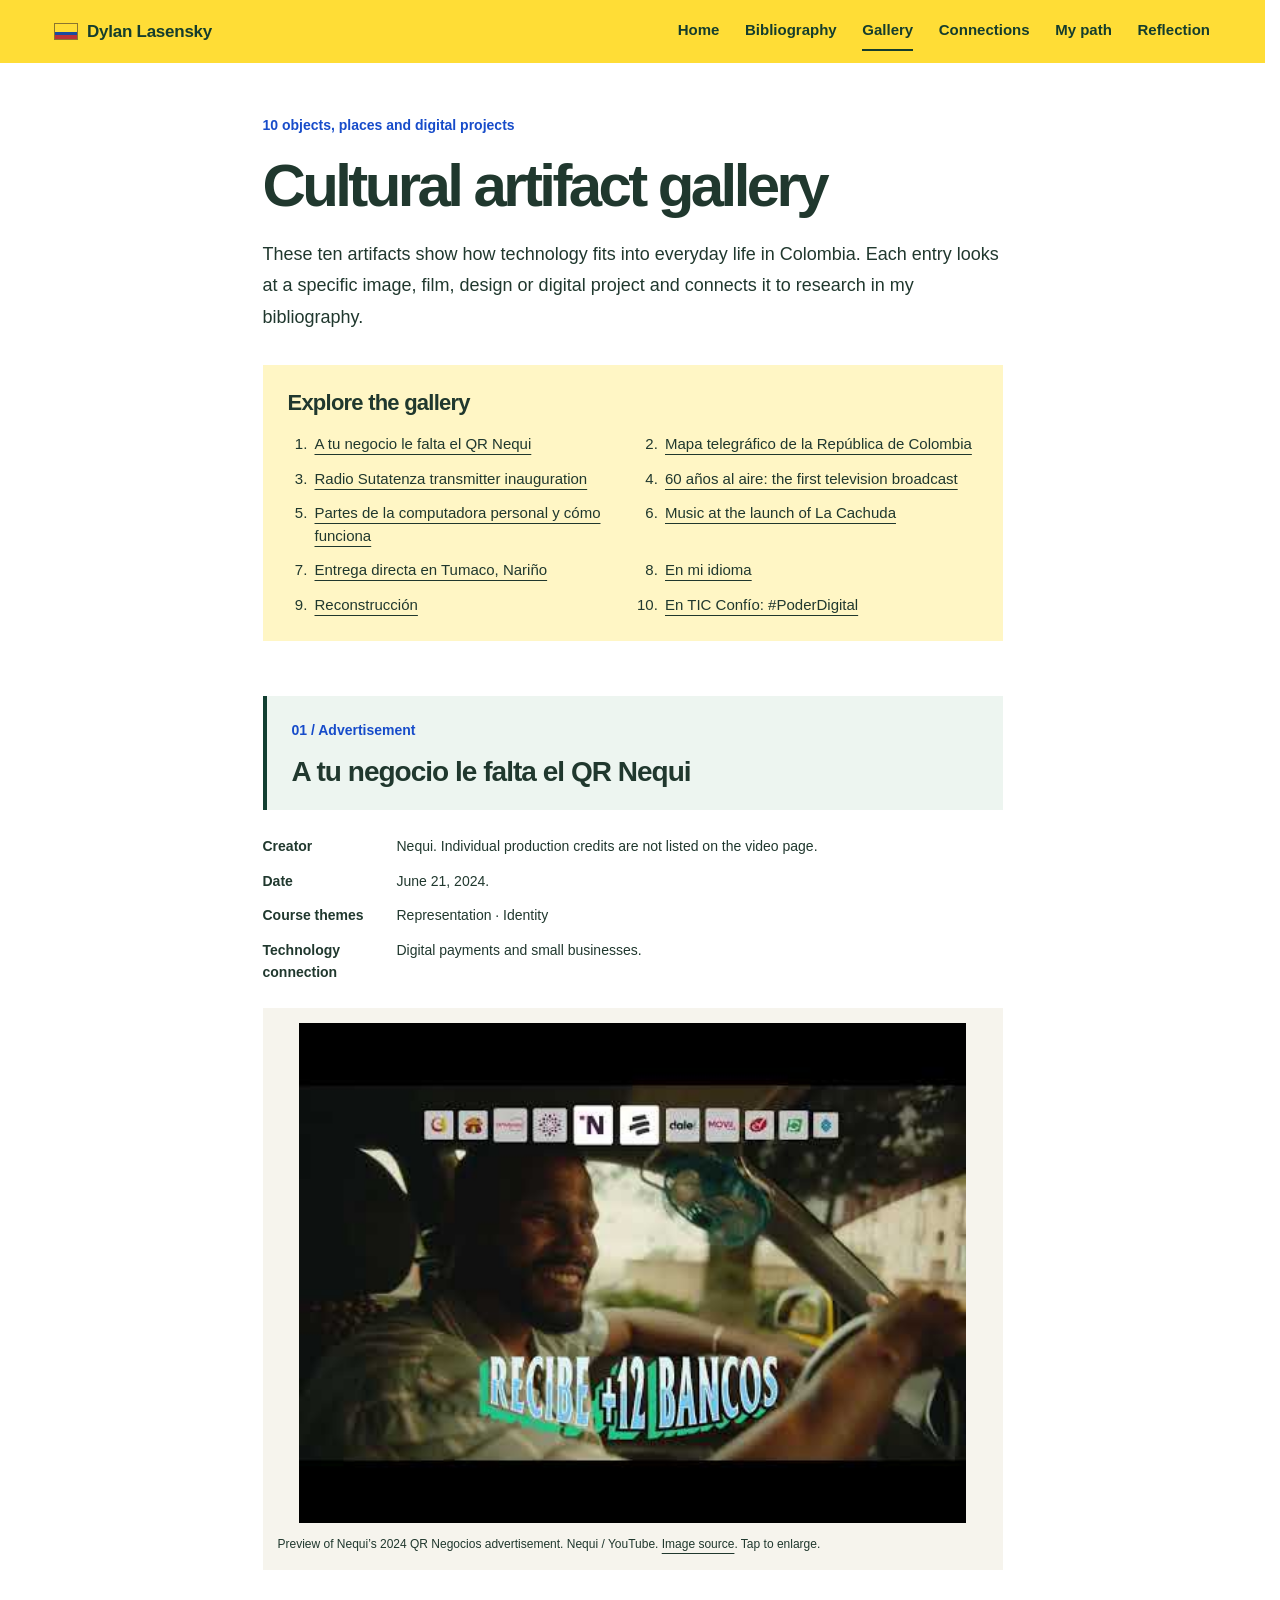
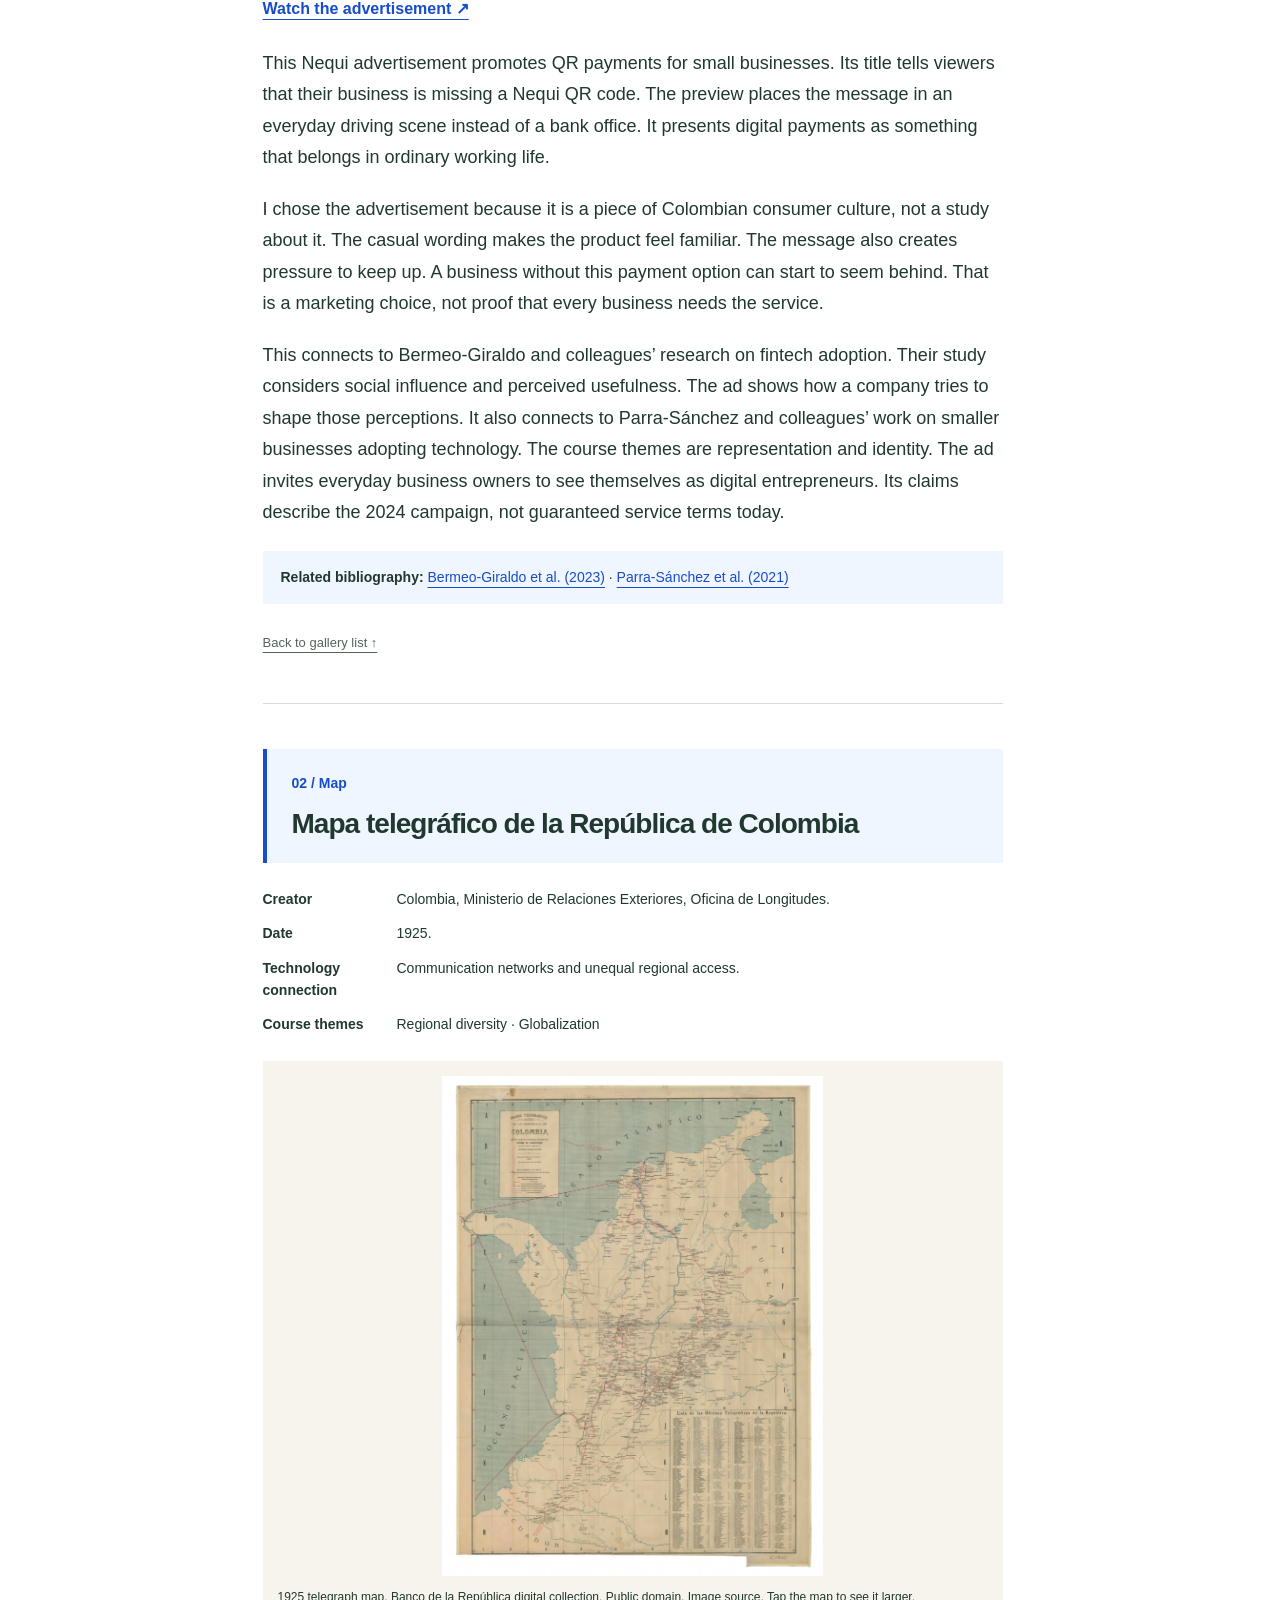
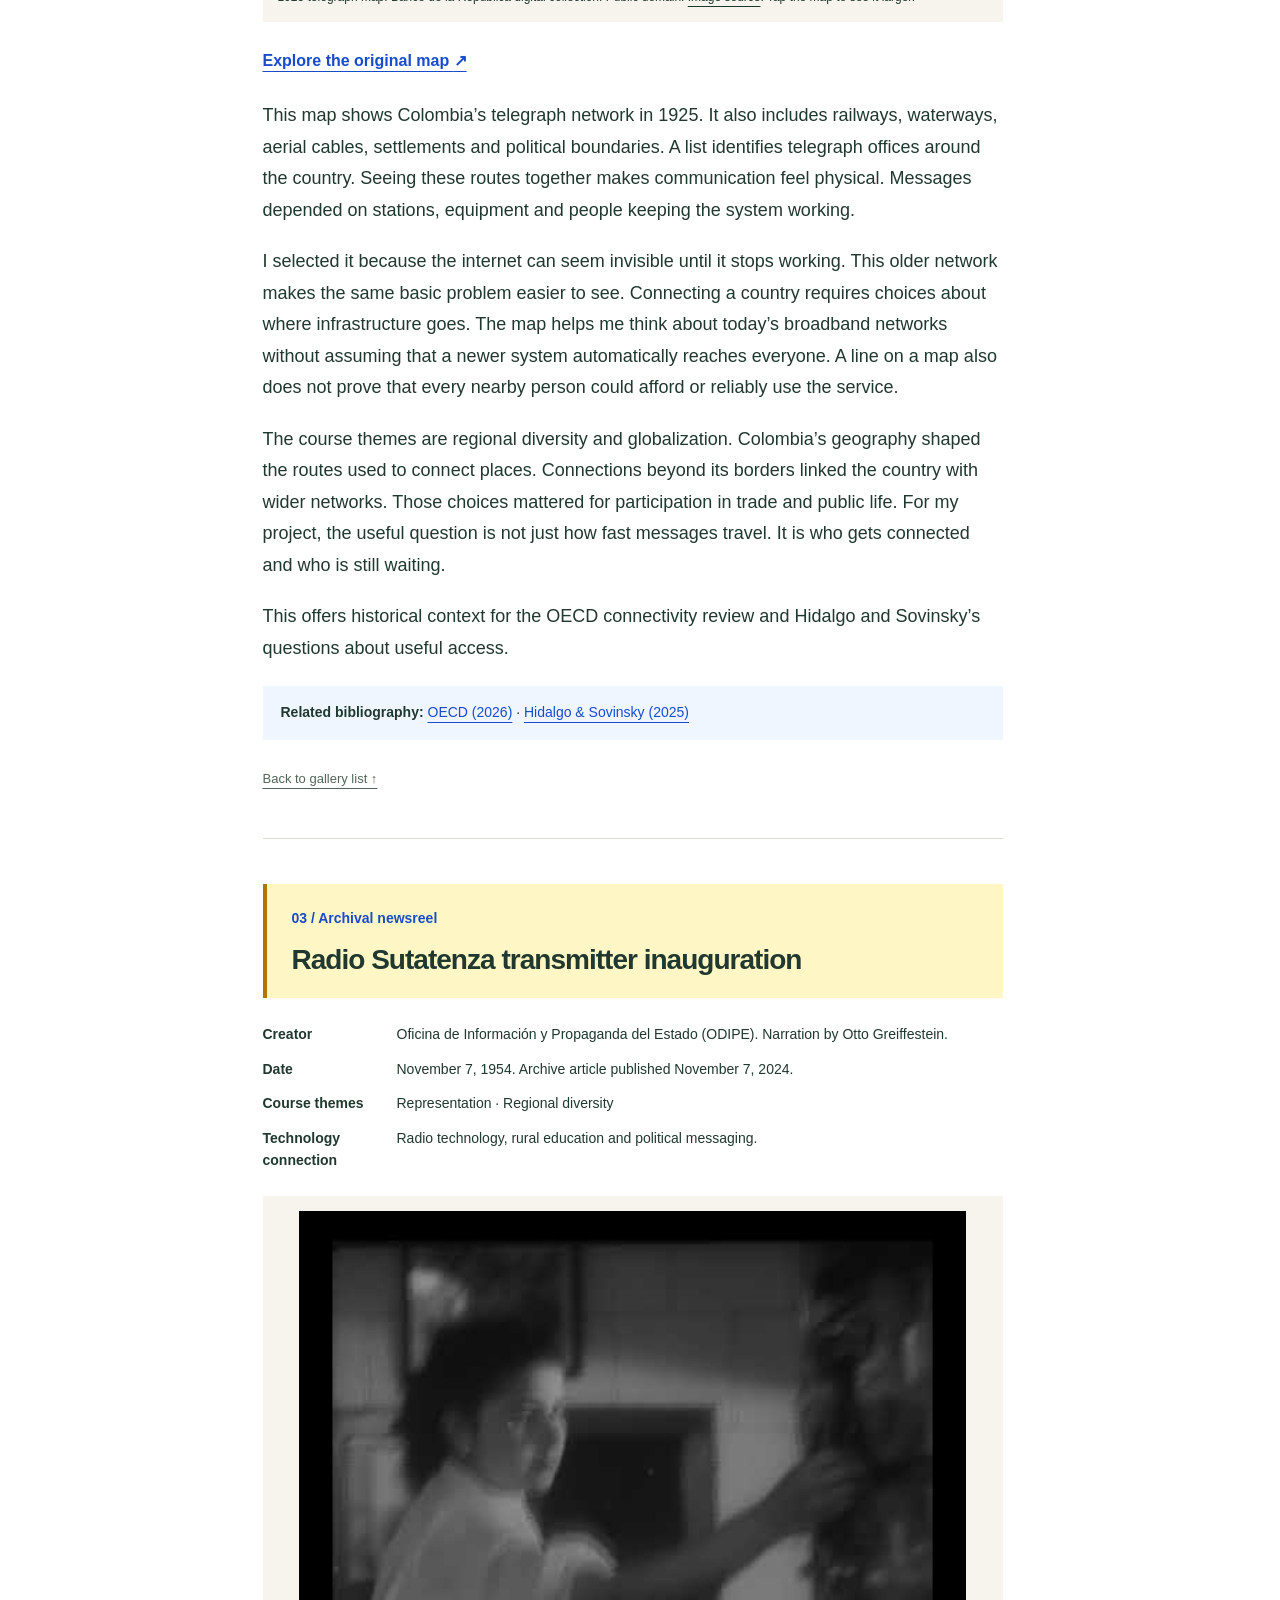
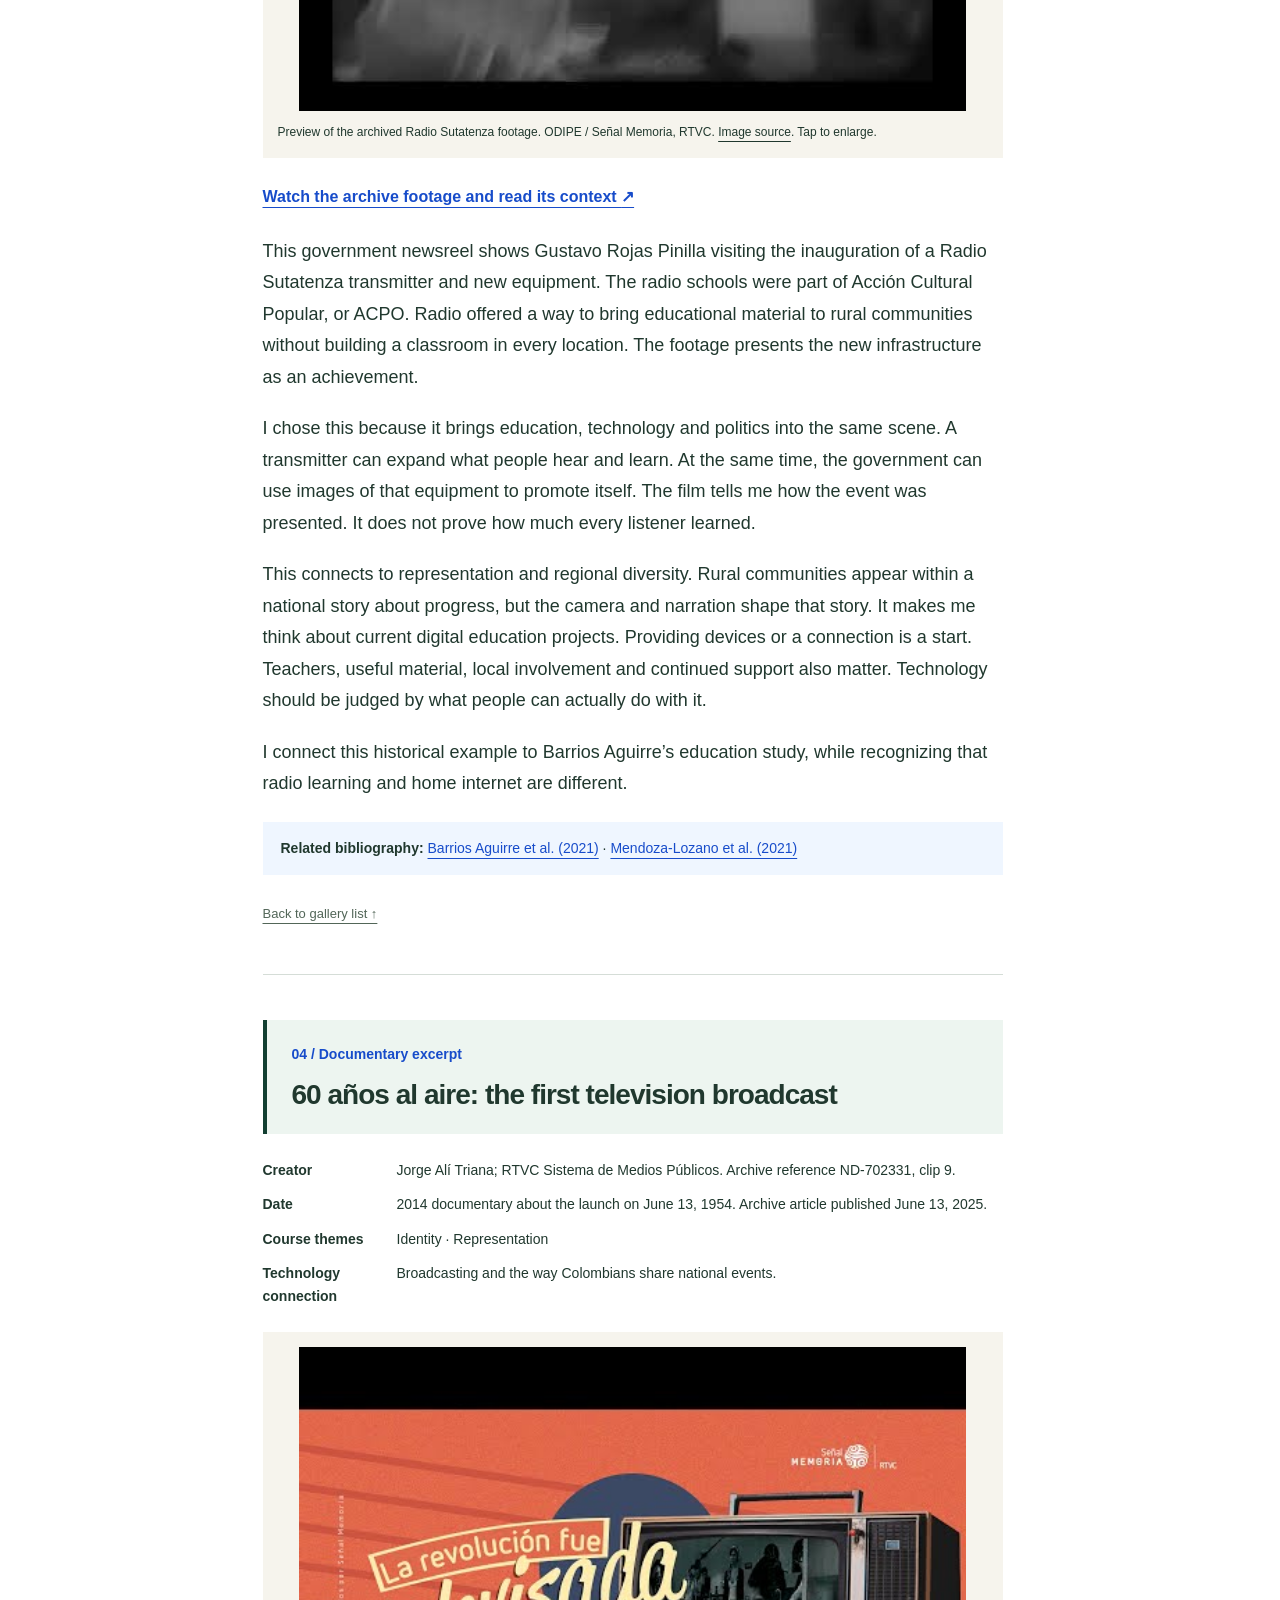
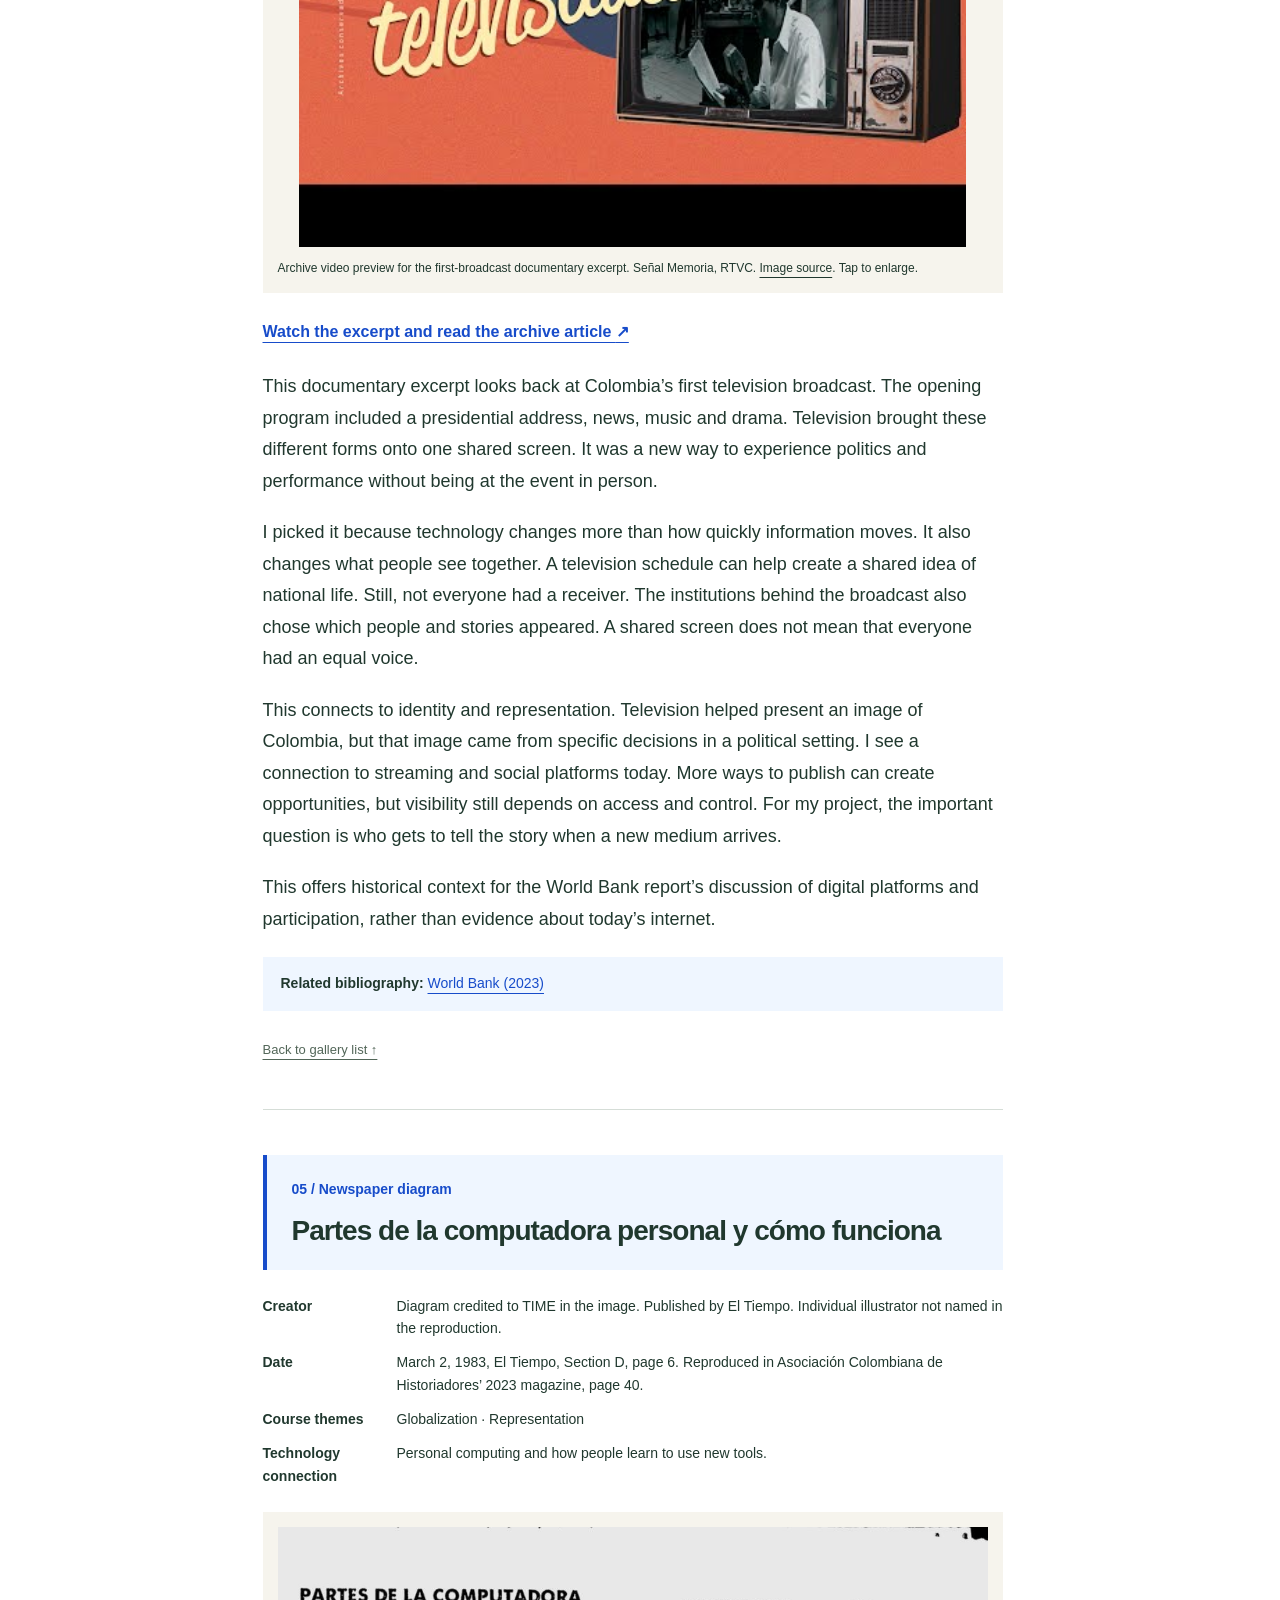
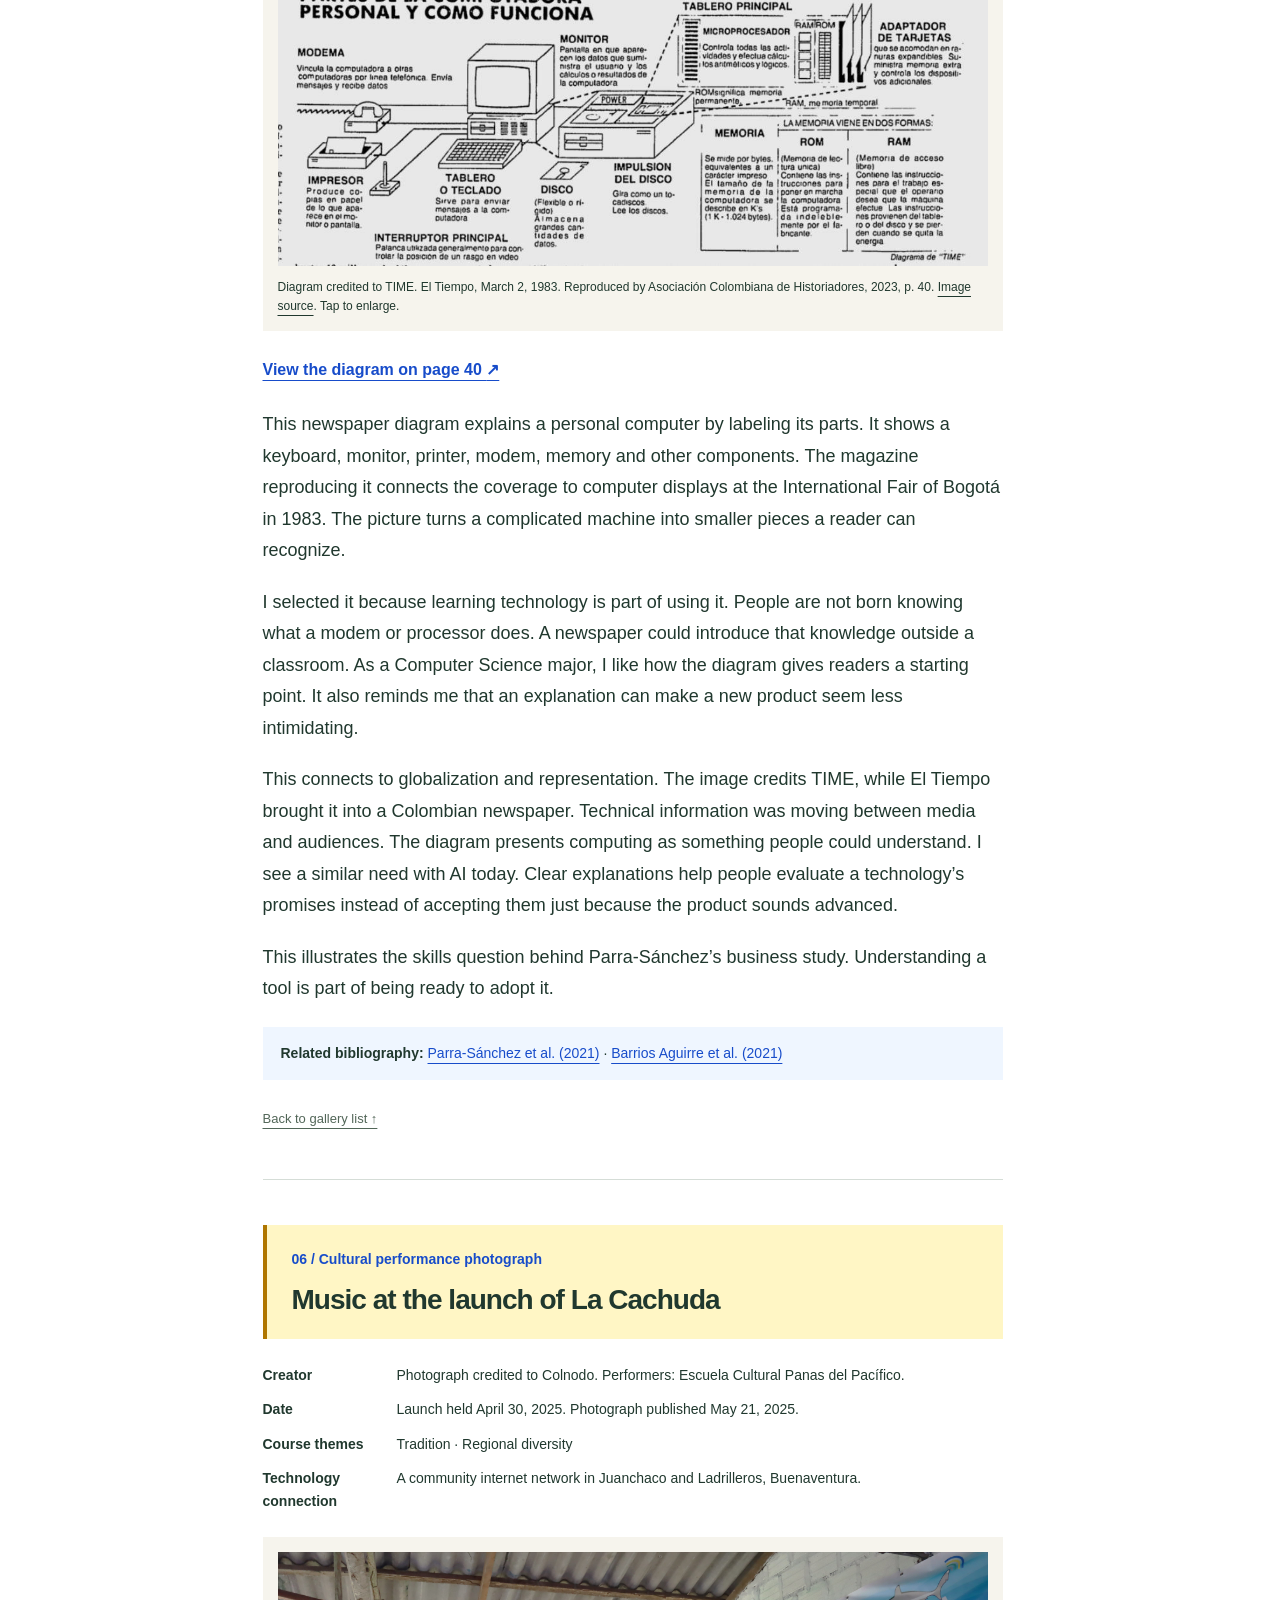
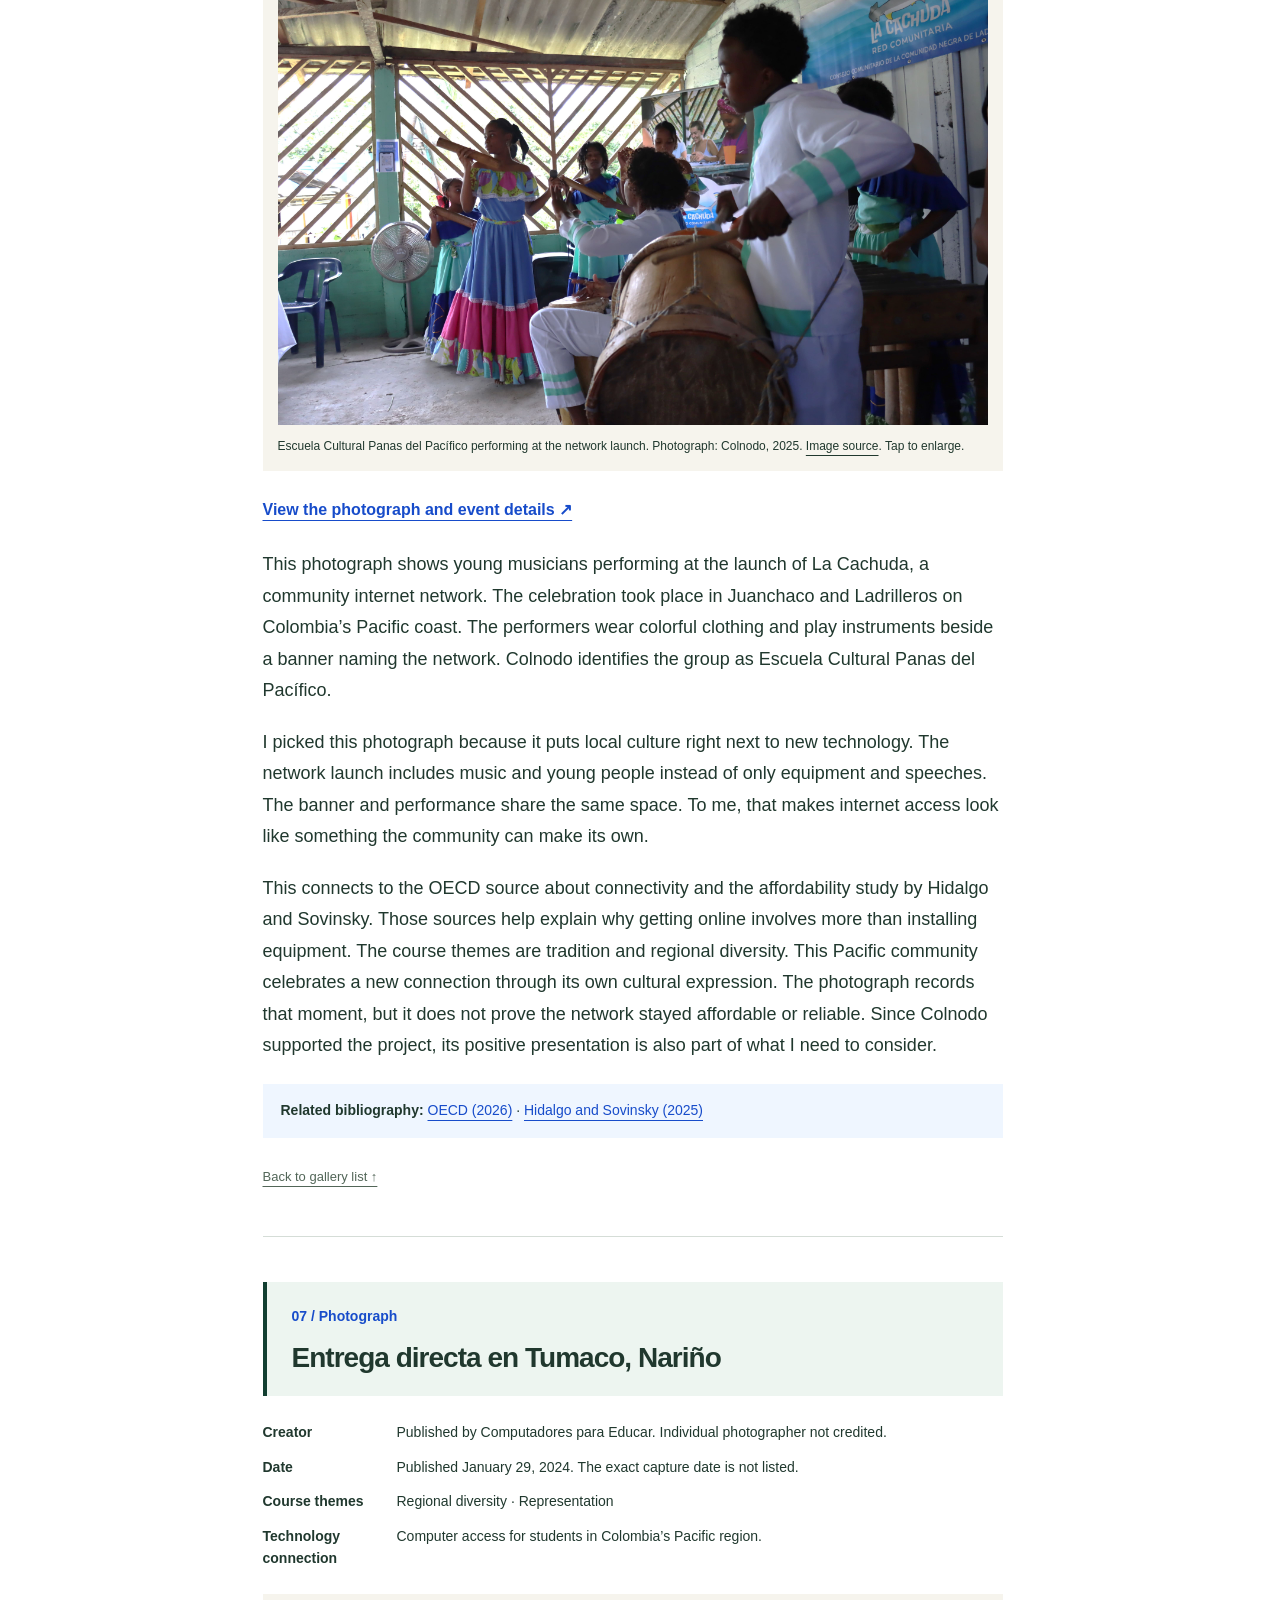
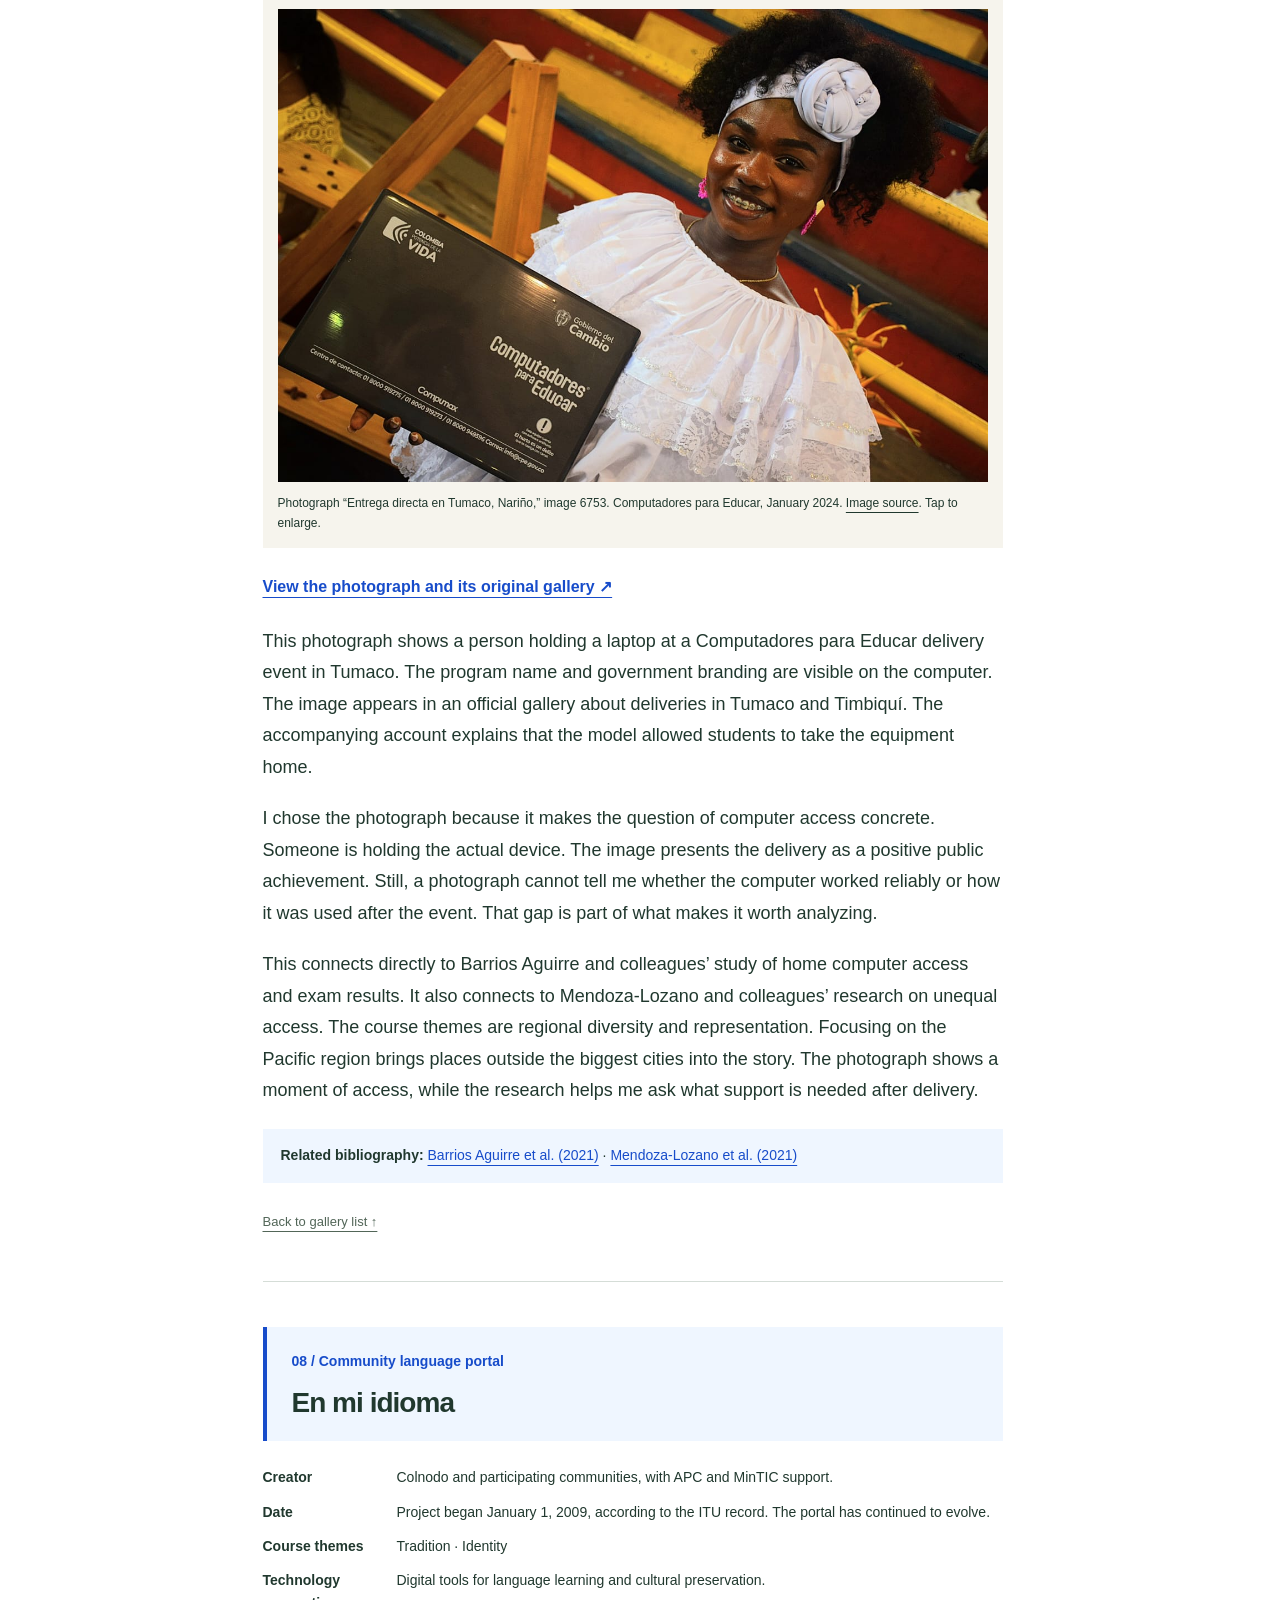
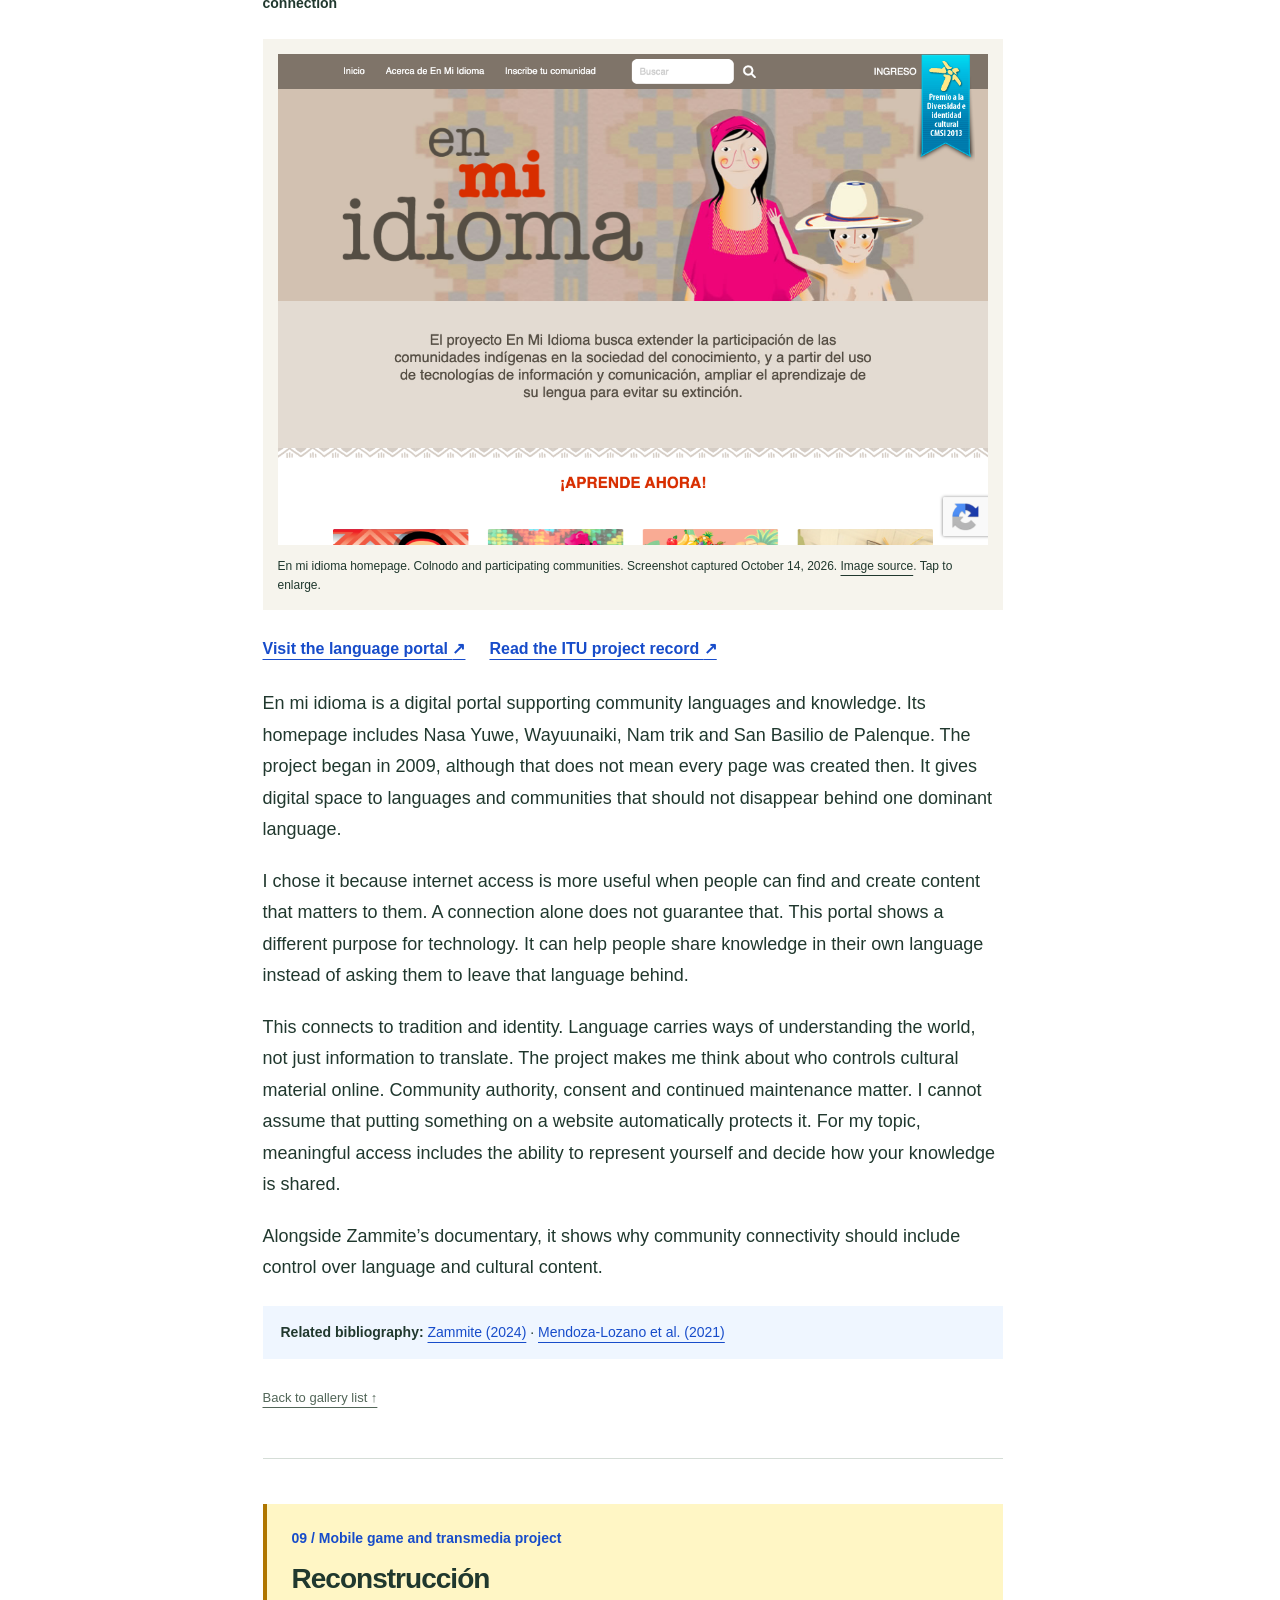
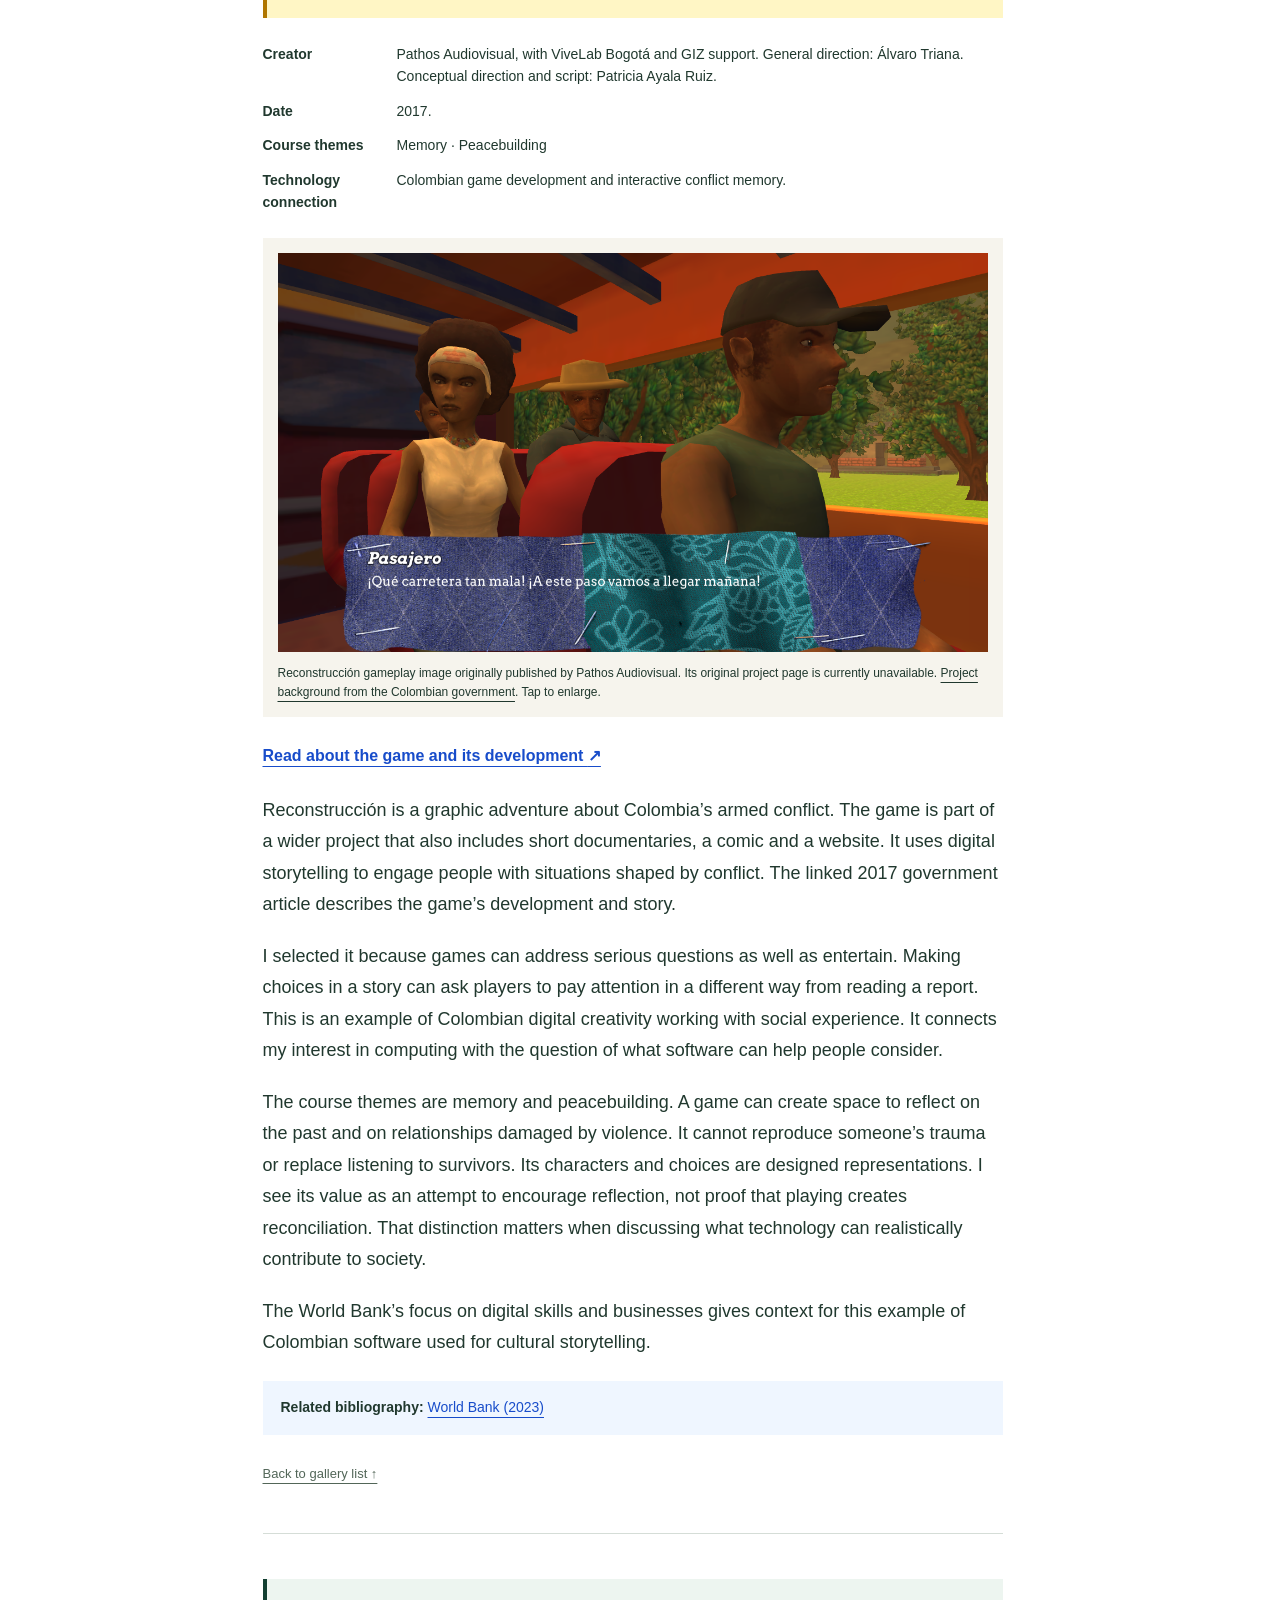
<file: public/gallery.html>
<!DOCTYPE html>
<html lang="en">
<head>
  <meta charset="UTF-8">
  <meta name="viewport" content="width=device-width, initial-scale=1">
  <meta name="description" content="Ten cultural artifacts about technology and everyday life in Colombia.">
  <title>Cultural Artifact Gallery | Tech in Colombia</title>
  <link rel="icon" href="assets/favicon.svg" type="image/svg+xml">
  <link rel="stylesheet" href="styles.css">
  <link rel="stylesheet" href="gallery.css">
  <script src="script.js" defer></script>
  <link rel="stylesheet" href="navigation.css">
</head>
<body class="gallery-page">
  <a class="skip-link" href="#main">Skip to content</a>
  <header class="site-header">
    <div class="header-row">
      <a class="brand" href="index.html" aria-label="Dylan Lasensky, home"><span class="flag" aria-hidden="true"></span>Dylan Lasensky</a>
      <nav class="menu-wide" aria-label="Main navigation">
        <a href="index.html">Home</a>
        <a href="bibliography.html">Bibliography</a>
        <a href="gallery.html" aria-current="page">Gallery</a>
        <a href="connections.html">Connections</a>
        <a href="personal.html">My path</a>
        <a href="reflection.html">Reflection</a>
      </nav>
      <details class="quick-menu">
        <summary>Menu</summary>
        <nav aria-label="Mobile navigation">
          <a href="index.html">Home</a>
          <a href="bibliography.html">Bibliography</a>
          <a href="gallery.html" aria-current="page">Gallery</a>
          <a href="connections.html">Connections</a>
          <a href="personal.html">My path</a>
          <a href="reflection.html">Reflection</a>
        </nav>
      </details>
    </div>
  </header>
  <main id="main" class="reading-width">
    <header class="gallery-heading">
      <p class="gallery-label">10 objects, places and digital projects</p>
      <h1>Cultural artifact gallery</h1>
      <p>These ten artifacts show how technology fits into everyday life in Colombia. Each entry looks at a specific image, film, design or digital project and connects it to research in my bibliography.</p>
    </header>
    <!-- Jump to an artifact -->
    <section class="gallery-index" aria-labelledby="browse-title">
      <h2 id="browse-title">Explore the gallery</h2>
      <ol>
        <li><a href="#nequi">A tu negocio le falta el QR Nequi</a></li>
        <li><a href="#telegraph">Mapa telegráfico de la República de Colombia</a></li>
        <li><a href="#radio">Radio Sutatenza transmitter inauguration</a></li>
        <li><a href="#television">60 años al aire: the first television broadcast</a></li>
        <li><a href="#computer">Partes de la computadora personal y cómo funciona</a></li>
        <li><a href="#cachuda">Music at the launch of La Cachuda</a></li>
        <li><a href="#school-photo">Entrega directa en Tumaco, Nariño</a></li>
        <li><a href="#languages">En mi idioma</a></li>
        <li><a href="#game">Reconstrucción</a></li>
        <li><a href="#safety">En TIC Confío: #PoderDigital</a></li>
      </ol>
    </section>
    <!-- Artifact entries -->
    <article class="artifact" id="nequi">
      <header class="artifact-heading">
        <p class="gallery-label">01 / Advertisement</p>
        <h2>A tu negocio le falta el QR Nequi</h2>
      </header>
      <dl class="artifact-details">
        <dt>Creator</dt><dd>Nequi. Individual production credits are not listed on the video page.</dd>
        <dt>Date</dt><dd>June 21, 2024.</dd>
        <dt>Course themes</dt><dd>Representation · Identity</dd>
        <dt>Technology connection</dt><dd>Digital payments and small businesses.</dd>
      </dl>
      <figure class="artifact-image">
        <a href="assets/gallery-nequi.jpg" target="_blank" rel="noopener"><img src="assets/gallery-nequi.jpg" alt="Nequi advertisement preview showing a driver and a message about receiving payments from banks" width="480" height="360" loading="lazy"></a>
        <figcaption>Preview of Nequi’s 2024 QR Negocios advertisement. Nequi / YouTube. <a href="https://www.youtube.com/watch?v=h0b3bJpXC2M">Image source</a>. Tap to enlarge.</figcaption>
      </figure>
      <div class="artifact-links">
        <a href="https://www.youtube.com/watch?v=h0b3bJpXC2M">Watch the advertisement ↗</a>
      </div>
      <div class="artifact-story">
        <p>This Nequi advertisement promotes QR payments for small businesses. Its title tells viewers that their business is missing a Nequi QR code. The preview places the message in an everyday driving scene instead of a bank office. It presents digital payments as something that belongs in ordinary working life.</p>
        <p>I chose the advertisement because it is a piece of Colombian consumer culture, not a study about it. The casual wording makes the product feel familiar. The message also creates pressure to keep up. A business without this payment option can start to seem behind. That is a marketing choice, not proof that every business needs the service.</p>
        <p>This connects to Bermeo-Giraldo and colleagues’ research on fintech adoption. Their study considers social influence and perceived usefulness. The ad shows how a company tries to shape those perceptions. It also connects to Parra-Sánchez and colleagues’ work on smaller businesses adopting technology. The course themes are representation and identity. The ad invites everyday business owners to see themselves as digital entrepreneurs. Its claims describe the 2024 campaign, not guaranteed service terms today.</p>
      </div>
      <p class="research-link"><strong>Related bibliography:</strong> <a href="bibliography.html#fintech">Bermeo-Giraldo et al. (2023)</a> · <a href="bibliography.html#business">Parra-Sánchez et al. (2021)</a></p>
      <a class="gallery-back" href="#browse-title">Back to gallery list ↑</a>
    </article>
    <article class="artifact" id="telegraph">
      <header class="artifact-heading">
        <p class="gallery-label">02 / Map</p>
        <h2>Mapa telegráfico de la República de Colombia</h2>
      </header>
      <dl class="artifact-details">
        <dt>Creator</dt><dd>Colombia, Ministerio de Relaciones Exteriores, Oficina de Longitudes.</dd>
        <dt>Date</dt><dd>1925.</dd>
        <dt>Technology connection</dt><dd>Communication networks and unequal regional access.</dd>
        <dt>Course themes</dt><dd>Regional diversity · Globalization</dd>
      </dl>
      <figure class="artifact-image">
        <a href="assets/telegraph-map-1925.jpg" target="_blank" rel="noopener" aria-label="Open the telegraph map at full size"><img src="assets/telegraph-map-1925.jpg" width="1600" height="2097" alt="1925 map of Colombia showing telegraph routes and a list of telegraph offices" loading="lazy"></a>
        <figcaption>1925 telegraph map. Banco de la República digital collection. Public domain. <a href="https://babel.banrepcultural.org/digital/collection/p17054coll13/id/556/">Image source</a>. Tap the map to see it larger.</figcaption>
      </figure>
      <div class="artifact-links">
        <a href="https://babel.banrepcultural.org/digital/collection/p17054coll13/id/556/">Explore the original map <span aria-hidden="true">↗</span></a>
      </div>
      <div class="artifact-story">
        <p>This map shows Colombia’s telegraph network in 1925. It also includes railways, waterways, aerial cables, settlements and political boundaries. A list identifies telegraph offices around the country. Seeing these routes together makes communication feel physical. Messages depended on stations, equipment and people keeping the system working.</p>
        <p>I selected it because the internet can seem invisible until it stops working. This older network makes the same basic problem easier to see. Connecting a country requires choices about where infrastructure goes. The map helps me think about today’s broadband networks without assuming that a newer system automatically reaches everyone. A line on a map also does not prove that every nearby person could afford or reliably use the service.</p>
        <p>The course themes are regional diversity and globalization. Colombia’s geography shaped the routes used to connect places. Connections beyond its borders linked the country with wider networks. Those choices mattered for participation in trade and public life. For my project, the useful question is not just how fast messages travel. It is who gets connected and who is still waiting.</p>
        <p>This offers historical context for the OECD connectivity review and Hidalgo and Sovinsky’s questions about useful access.</p>

      </div>
      <p class="research-link"><strong>Related bibliography:</strong> <a href="bibliography.html#connectivity">OECD (2026)</a> · <a href="bibliography.html#affordability">Hidalgo &amp; Sovinsky (2025)</a></p>
      <a class="gallery-back" href="#browse-title">Back to gallery list ↑</a>
    </article>
    <article class="artifact" id="radio">
      <header class="artifact-heading">
        <p class="gallery-label">03 / Archival newsreel</p>
        <h2>Radio Sutatenza transmitter inauguration</h2>
      </header>
      <dl class="artifact-details">
        <dt>Creator</dt><dd>Oficina de Información y Propaganda del Estado (ODIPE). Narration by Otto Greiffestein.</dd>
        <dt>Date</dt><dd>November 7, 1954. Archive article published November 7, 2024.</dd>
        <dt>Course themes</dt><dd>Representation · Regional diversity</dd>
        <dt>Technology connection</dt><dd>Radio technology, rural education and political messaging.</dd>
      </dl>
      <figure class="artifact-image">
        <a href="assets/gallery-radio.jpg" target="_blank" rel="noopener" aria-label="Open image of radio at full size"><img src="assets/gallery-radio.jpg" alt="Black and white preview of the archived Radio Sutatenza newsreel" width="480" height="360" loading="lazy"></a>
        <figcaption>Preview of the archived Radio Sutatenza footage. ODIPE / Señal Memoria, RTVC. <a href="https://www.senalmemoria.co/EscuelasRadiofonicasYGobiernoMilitar">Image source</a>. Tap to enlarge.</figcaption>
      </figure>
      <div class="artifact-links">
        <a href="https://www.senalmemoria.co/EscuelasRadiofonicasYGobiernoMilitar">Watch the archive footage and read its context <span aria-hidden="true">↗</span></a>
      </div>
      <div class="artifact-story">
        <p>This government newsreel shows Gustavo Rojas Pinilla visiting the inauguration of a Radio Sutatenza transmitter and new equipment. The radio schools were part of Acción Cultural Popular, or ACPO. Radio offered a way to bring educational material to rural communities without building a classroom in every location. The footage presents the new infrastructure as an achievement.</p>
        <p>I chose this because it brings education, technology and politics into the same scene. A transmitter can expand what people hear and learn. At the same time, the government can use images of that equipment to promote itself. The film tells me how the event was presented. It does not prove how much every listener learned.</p>
        <p>This connects to representation and regional diversity. Rural communities appear within a national story about progress, but the camera and narration shape that story. It makes me think about current digital education projects. Providing devices or a connection is a start. Teachers, useful material, local involvement and continued support also matter. Technology should be judged by what people can actually do with it.</p>
        <p>I connect this historical example to Barrios Aguirre’s education study, while recognizing that radio learning and home internet are different.</p>

      </div>
      <p class="research-link"><strong>Related bibliography:</strong> <a href="bibliography.html#education">Barrios Aguirre et al. (2021)</a> · <a href="bibliography.html#divide">Mendoza-Lozano et al. (2021)</a></p>
      <a class="gallery-back" href="#browse-title">Back to gallery list ↑</a>
    </article>
    <article class="artifact" id="television">
      <header class="artifact-heading">
        <p class="gallery-label">04 / Documentary excerpt</p>
        <h2>60 años al aire: the first television broadcast</h2>
      </header>
      <dl class="artifact-details">
        <dt>Creator</dt><dd>Jorge Alí Triana; RTVC Sistema de Medios Públicos. Archive reference ND-702331, clip 9.</dd>
        <dt>Date</dt><dd>2014 documentary about the launch on June 13, 1954. Archive article published June 13, 2025.</dd>
        <dt>Course themes</dt><dd>Identity · Representation</dd>
        <dt>Technology connection</dt><dd>Broadcasting and the way Colombians share national events.</dd>
      </dl>
      <figure class="artifact-image">
        <a href="assets/gallery-television.jpg" target="_blank" rel="noopener" aria-label="Open image of television at full size"><img src="assets/gallery-television.jpg" alt="Señal Memoria video preview showing an early television broadcast" width="480" height="360" loading="lazy"></a>
        <figcaption>Archive video preview for the first-broadcast documentary excerpt. Señal Memoria, RTVC. <a href="https://www.senalmemoria.co/primera-emision-de-television-historia">Image source</a>. Tap to enlarge.</figcaption>
      </figure>
      <div class="artifact-links">
        <a href="https://www.senalmemoria.co/primera-emision-de-television-historia">Watch the excerpt and read the archive article <span aria-hidden="true">↗</span></a>
      </div>
      <div class="artifact-story">
        <p>This documentary excerpt looks back at Colombia’s first television broadcast. The opening program included a presidential address, news, music and drama. Television brought these different forms onto one shared screen. It was a new way to experience politics and performance without being at the event in person.</p>
        <p>I picked it because technology changes more than how quickly information moves. It also changes what people see together. A television schedule can help create a shared idea of national life. Still, not everyone had a receiver. The institutions behind the broadcast also chose which people and stories appeared. A shared screen does not mean that everyone had an equal voice.</p>
        <p>This connects to identity and representation. Television helped present an image of Colombia, but that image came from specific decisions in a political setting. I see a connection to streaming and social platforms today. More ways to publish can create opportunities, but visibility still depends on access and control. For my project, the important question is who gets to tell the story when a new medium arrives.</p>
        <p>This offers historical context for the World Bank report’s discussion of digital platforms and participation, rather than evidence about today’s internet.</p>

      </div>
      <p class="research-link"><strong>Related bibliography:</strong> <a href="bibliography.html#economy">World Bank (2023)</a></p>
      <a class="gallery-back" href="#browse-title">Back to gallery list ↑</a>
    </article>
    <article class="artifact" id="computer">
      <header class="artifact-heading">
        <p class="gallery-label">05 / Newspaper diagram</p>
        <h2>Partes de la computadora personal y cómo funciona</h2>
      </header>
      <dl class="artifact-details">
        <dt>Creator</dt><dd>Diagram credited to TIME in the image. Published by El Tiempo. Individual illustrator not named in the reproduction.</dd>
        <dt>Date</dt><dd>March 2, 1983, El Tiempo, Section D, page 6. Reproduced in Asociación Colombiana de Historiadores’ 2023 magazine, page 40.</dd>
        <dt>Course themes</dt><dd>Globalization · Representation</dd>
        <dt>Technology connection</dt><dd>Personal computing and how people learn to use new tools.</dd>
      </dl>
      <figure class="artifact-image">
        <a href="assets/gallery-computer.jpg" target="_blank" rel="noopener" aria-label="Open image of computer at full size"><img src="assets/gallery-computer.jpg" alt="1983 diagram labeling a computer monitor, keyboard, modem, memory and printer" width="1116" height="532" loading="lazy"></a>
        <figcaption>Diagram credited to TIME. El Tiempo, March 2, 1983. Reproduced by Asociación Colombiana de Historiadores, 2023, p. 40. <a href="https://asocolhistoria.org/wp-content/uploads/2023/06/REVISTA-2023.pdf#page=40">Image source</a>. Tap to enlarge.</figcaption>
      </figure>
      <div class="artifact-links">
        <a href="https://asocolhistoria.org/wp-content/uploads/2023/06/REVISTA-2023.pdf#page=40">View the diagram on page 40 <span aria-hidden="true">↗</span></a>
      </div>
      <div class="artifact-story">
        <p>This newspaper diagram explains a personal computer by labeling its parts. It shows a keyboard, monitor, printer, modem, memory and other components. The magazine reproducing it connects the coverage to computer displays at the International Fair of Bogotá in 1983. The picture turns a complicated machine into smaller pieces a reader can recognize.</p>
        <p>I selected it because learning technology is part of using it. People are not born knowing what a modem or processor does. A newspaper could introduce that knowledge outside a classroom. As a Computer Science major, I like how the diagram gives readers a starting point. It also reminds me that an explanation can make a new product seem less intimidating.</p>
        <p>This connects to globalization and representation. The image credits TIME, while El Tiempo brought it into a Colombian newspaper. Technical information was moving between media and audiences. The diagram presents computing as something people could understand. I see a similar need with AI today. Clear explanations help people evaluate a technology’s promises instead of accepting them just because the product sounds advanced.</p>
        <p>This illustrates the skills question behind Parra-Sánchez’s business study. Understanding a tool is part of being ready to adopt it.</p>

      </div>
      <p class="research-link"><strong>Related bibliography:</strong> <a href="bibliography.html#business">Parra-Sánchez et al. (2021)</a> · <a href="bibliography.html#education">Barrios Aguirre et al. (2021)</a></p>
      <a class="gallery-back" href="#browse-title">Back to gallery list ↑</a>
    </article>
    <article class="artifact" id="cachuda">
      <header class="artifact-heading">
        <p class="gallery-label">06 / Cultural performance photograph</p>
        <h2>Music at the launch of La Cachuda</h2>
      </header>
      <dl class="artifact-details">
        <dt>Creator</dt><dd>Photograph credited to Colnodo. Performers: Escuela Cultural Panas del Pacífico.</dd>
        <dt>Date</dt><dd>Launch held April 30, 2025. Photograph published May 21, 2025.</dd>
        <dt>Course themes</dt><dd>Tradition · Regional diversity</dd>
        <dt>Technology connection</dt><dd>A community internet network in Juanchaco and Ladrilleros, Buenaventura.</dd>
      </dl>
      <figure class="artifact-image">
        <a href="assets/gallery-cachuda.jpg" target="_blank" rel="noopener"><img src="assets/gallery-cachuda.jpg" alt="Young musicians in colorful clothing performing beside a La Cachuda community network banner" width="4800" height="3200" loading="lazy"></a>
        <figcaption>Escuela Cultural Panas del Pacífico performing at the network launch. Photograph: Colnodo, 2025. <a href="https://www.colnodo.apc.org/es/EXPERIENCIAS/entre-marimbas-y-wi-fi-comunidades-del-pacifico-inauguran-su-red-comunitaria">Image source</a>. Tap to enlarge.</figcaption>
      </figure>
      <div class="artifact-links">
        <a href="https://www.colnodo.apc.org/es/EXPERIENCIAS/entre-marimbas-y-wi-fi-comunidades-del-pacifico-inauguran-su-red-comunitaria">View the photograph and event details ↗</a>
      </div>
      <div class="artifact-story">
        <p>This photograph shows young musicians performing at the launch of La Cachuda, a community internet network. The celebration took place in Juanchaco and Ladrilleros on Colombia’s Pacific coast. The performers wear colorful clothing and play instruments beside a banner naming the network. Colnodo identifies the group as Escuela Cultural Panas del Pacífico.</p>
        <p>I picked this photograph because it puts local culture right next to new technology. The network launch includes music and young people instead of only equipment and speeches. The banner and performance share the same space. To me, that makes internet access look like something the community can make its own.</p>
        <p>This connects to the OECD source about connectivity and the affordability study by Hidalgo and Sovinsky. Those sources help explain why getting online involves more than installing equipment. The course themes are tradition and regional diversity. This Pacific community celebrates a new connection through its own cultural expression. The photograph records that moment, but it does not prove the network stayed affordable or reliable. Since Colnodo supported the project, its positive presentation is also part of what I need to consider.</p>
      </div>
      <p class="research-link"><strong>Related bibliography:</strong> <a href="bibliography.html#connectivity">OECD (2026)</a> · <a href="bibliography.html#affordability">Hidalgo and Sovinsky (2025)</a></p>
      <a class="gallery-back" href="#browse-title">Back to gallery list ↑</a>
    </article>
    <article class="artifact" id="school-photo">
      <header class="artifact-heading">
        <p class="gallery-label">07 / Photograph</p>
        <h2>Entrega directa en Tumaco, Nariño</h2>
      </header>
      <dl class="artifact-details">
        <dt>Creator</dt><dd>Published by Computadores para Educar. Individual photographer not credited.</dd>
        <dt>Date</dt><dd>Published January 29, 2024. The exact capture date is not listed.</dd>
        <dt>Course themes</dt><dd>Regional diversity · Representation</dd>
        <dt>Technology connection</dt><dd>Computer access for students in Colombia’s Pacific region.</dd>
      </dl>
      <figure class="artifact-image">
        <a href="assets/gallery-education.jpg" target="_blank" rel="noopener"><img src="assets/gallery-education.jpg" alt="Person holding a Computadores para Educar laptop at a delivery event in Tumaco" width="1280" height="853" loading="lazy"></a>
        <figcaption>Photograph “Entrega directa en Tumaco, Nariño,” image 6753. Computadores para Educar, January 2024. <a href="https://www.computadoresparaeducar.gov.co/publicaciones/5455/computadores-para-ninos-y-adolescentes-de-tumaco-y-timbiqui/">Image source</a>. Tap to enlarge.</figcaption>
      </figure>
      <div class="artifact-links">
        <a href="https://www.computadoresparaeducar.gov.co/publicaciones/5455/computadores-para-ninos-y-adolescentes-de-tumaco-y-timbiqui/">View the photograph and its original gallery ↗</a>
      </div>
      <div class="artifact-story">
        <p>This photograph shows a person holding a laptop at a Computadores para Educar delivery event in Tumaco. The program name and government branding are visible on the computer. The image appears in an official gallery about deliveries in Tumaco and Timbiquí. The accompanying account explains that the model allowed students to take the equipment home.</p>
        <p>I chose the photograph because it makes the question of computer access concrete. Someone is holding the actual device. The image presents the delivery as a positive public achievement. Still, a photograph cannot tell me whether the computer worked reliably or how it was used after the event. That gap is part of what makes it worth analyzing.</p>
        <p>This connects directly to Barrios Aguirre and colleagues’ study of home computer access and exam results. It also connects to Mendoza-Lozano and colleagues’ research on unequal access. The course themes are regional diversity and representation. Focusing on the Pacific region brings places outside the biggest cities into the story. The photograph shows a moment of access, while the research helps me ask what support is needed after delivery.</p>
      </div>
      <p class="research-link"><strong>Related bibliography:</strong> <a href="bibliography.html#education">Barrios Aguirre et al. (2021)</a> · <a href="bibliography.html#divide">Mendoza-Lozano et al. (2021)</a></p>
      <a class="gallery-back" href="#browse-title">Back to gallery list ↑</a>
    </article>
    <article class="artifact" id="languages">
      <header class="artifact-heading">
        <p class="gallery-label">08 / Community language portal</p>
        <h2>En mi idioma</h2>
      </header>
      <dl class="artifact-details">
        <dt>Creator</dt><dd>Colnodo and participating communities, with APC and MinTIC support.</dd>
        <dt>Date</dt><dd>Project began January 1, 2009, according to the ITU record. The portal has continued to evolve.</dd>
        <dt>Course themes</dt><dd>Tradition · Identity</dd>
        <dt>Technology connection</dt><dd>Digital tools for language learning and cultural preservation.</dd>
      </dl>
      <figure class="artifact-image">
        <a href="assets/gallery-languages.png" target="_blank" rel="noopener" aria-label="Open image of languages at full size"><img src="assets/gallery-languages.png" alt="En mi idioma homepage with its language-learning introduction and community artwork" width="1100" height="760" loading="lazy"></a>
        <figcaption>En mi idioma homepage. Colnodo and participating communities. Screenshot captured October 14, 2026. <a href="https://www.enmiidioma.org/">Image source</a>. Tap to enlarge.</figcaption>
      </figure>
      <div class="artifact-links">
        <a href="https://www.enmiidioma.org/">Visit the language portal <span aria-hidden="true">↗</span></a>
        <a href="https://www.itu.int/net4/wsis/stocktaking/Prizes/2026/Details/13555280540000000">Read the ITU project record <span aria-hidden="true">↗</span></a>
      </div>
      <div class="artifact-story">
        <p>En mi idioma is a digital portal supporting community languages and knowledge. Its homepage includes Nasa Yuwe, Wayuunaiki, Nam trik and San Basilio de Palenque. The project began in 2009, although that does not mean every page was created then. It gives digital space to languages and communities that should not disappear behind one dominant language.</p>
        <p>I chose it because internet access is more useful when people can find and create content that matters to them. A connection alone does not guarantee that. This portal shows a different purpose for technology. It can help people share knowledge in their own language instead of asking them to leave that language behind.</p>
        <p>This connects to tradition and identity. Language carries ways of understanding the world, not just information to translate. The project makes me think about who controls cultural material online. Community authority, consent and continued maintenance matter. I cannot assume that putting something on a website automatically protects it. For my topic, meaningful access includes the ability to represent yourself and decide how your knowledge is shared.</p>
        <p>Alongside Zammite’s documentary, it shows why community connectivity should include control over language and cultural content.</p>

      </div>
      <p class="research-link"><strong>Related bibliography:</strong> <a href="bibliography.html#community">Zammite (2024)</a> · <a href="bibliography.html#divide">Mendoza-Lozano et al. (2021)</a></p>
      <a class="gallery-back" href="#browse-title">Back to gallery list ↑</a>
    </article>
    <article class="artifact" id="game">
      <header class="artifact-heading">
        <p class="gallery-label">09 / Mobile game and transmedia project</p>
        <h2>Reconstrucción</h2>
      </header>
      <dl class="artifact-details">
        <dt>Creator</dt><dd>Pathos Audiovisual, with ViveLab Bogotá and GIZ support. General direction: Álvaro Triana. Conceptual direction and script: Patricia Ayala Ruiz.</dd>
        <dt>Date</dt><dd>2017.</dd>
        <dt>Course themes</dt><dd>Memory · Peacebuilding</dd>
        <dt>Technology connection</dt><dd>Colombian game development and interactive conflict memory.</dd>
      </dl>
      <figure class="artifact-image">
        <a href="assets/gallery-game.png" target="_blank" rel="noopener" aria-label="Open image of game at full size"><img src="assets/gallery-game.png" alt="Reconstrucción game scene showing characters riding a bus" width="1280" height="718" loading="lazy"></a>
        <figcaption>Reconstrucción gameplay image originally published by Pathos Audiovisual. Its original project page is currently unavailable. <a href="https://www.reincorporacion.gov.co/es/sala-de-prensa/noticias/Paginas/2017/04/videojuego-inspirado-historia-ivan.aspx">Project background from the Colombian government</a>. Tap to enlarge.</figcaption>
      </figure>
      <div class="artifact-links">
        <a href="https://www.reincorporacion.gov.co/es/sala-de-prensa/noticias/Paginas/2017/04/videojuego-inspirado-historia-ivan.aspx">Read about the game and its development <span aria-hidden="true">↗</span></a>
      </div>
      <div class="artifact-story">
        <p>Reconstrucción is a graphic adventure about Colombia’s armed conflict. The game is part of a wider project that also includes short documentaries, a comic and a website. It uses digital storytelling to engage people with situations shaped by conflict. The linked 2017 government article describes the game’s development and story.</p>
        <p>I selected it because games can address serious questions as well as entertain. Making choices in a story can ask players to pay attention in a different way from reading a report. This is an example of Colombian digital creativity working with social experience. It connects my interest in computing with the question of what software can help people consider.</p>
        <p>The course themes are memory and peacebuilding. A game can create space to reflect on the past and on relationships damaged by violence. It cannot reproduce someone’s trauma or replace listening to survivors. Its characters and choices are designed representations. I see its value as an attempt to encourage reflection, not proof that playing creates reconciliation. That distinction matters when discussing what technology can realistically contribute to society.</p>
        <p>The World Bank’s focus on digital skills and businesses gives context for this example of Colombian software used for cultural storytelling.</p>

      </div>
      <p class="research-link"><strong>Related bibliography:</strong> <a href="bibliography.html#economy">World Bank (2023)</a></p>
      <a class="gallery-back" href="#browse-title">Back to gallery list ↑</a>
    </article>
    <article class="artifact" id="safety">
      <header class="artifact-heading">
        <p class="gallery-label">10 / Public awareness brochure</p>
        <h2>En TIC Confío: #PoderDigital</h2>
      </header>
      <dl class="artifact-details">
        <dt>Creator</dt><dd>Ministerio de Tecnologías de la Información y las Comunicaciones, En TIC Confío. Copy hosted by Gobernación de Boyacá.</dd>
        <dt>Date</dt><dd>2020 edition. Exact publication day is not stated.</dd>
        <dt>Course themes</dt><dd>Representation · Identity</dd>
        <dt>Technology connection</dt><dd>Cybersecurity education and responsible participation online.</dd>
      </dl>
      <figure class="artifact-image">
        <a href="assets/gallery-safety.png" target="_blank" rel="noopener"><img src="assets/gallery-safety.png" alt="Page from the En TIC Confío brochure with Poder Digital and responsible internet use headings" width="1237" height="1600" loading="lazy"></a>
        <figcaption>Page 2 of the 2020 En TIC Confío brochure. MinTIC; archived by Gobernación de Boyacá. <a href="https://www.boyaca.gov.co/wp-content/uploads/2020/07/En-TIC-Conf%C3%ADo-2020-Brochure.pdf">Image source</a>. Tap to enlarge.</figcaption>
      </figure>
      <div class="artifact-links">
        <a href="https://www.boyaca.gov.co/wp-content/uploads/2020/07/En-TIC-Conf%C3%ADo-2020-Brochure.pdf">Open the original campaign brochure ↗</a>
      </div>
      <div class="artifact-story">
        <p>This brochure is a public communication artifact from Colombia’s En TIC Confío campaign. The selected page uses large pink headings and the phrase Poder Digital. It promotes learning about online risks and treating other people responsibly. Its audience includes students, parents and teachers, rather than only people who work in technology.</p>
        <p>I chose it because cybersecurity depends on communication as well as technical tools. The idea of digital power presents people as capable of learning. That is different from only telling them to be afraid. The brochure tries to make safe participation feel like a shared responsibility. Its design and wording are part of that effort.</p>
        <p>This connects to Díaz Acevedo and Cremades Guisado’s cybersecurity article. Their discussion of organizational capacity helps me see why public education belongs alongside technical protection. It also connects to the World Bank report’s focus on skills and trust. The course themes are representation and identity. The campaign describes what a responsible digital citizen should be. It shows an attempt to shape online behavior, but the brochure alone cannot prove that the campaign changed what people did.</p>
      </div>
      <p class="research-link"><strong>Related bibliography:</strong> <a href="bibliography.html#cybersecurity">Díaz Acevedo &amp; Cremades Guisado (2024)</a> · <a href="bibliography.html#economy">World Bank (2023)</a></p>
      <a class="gallery-back" href="#browse-title">Back to gallery list ↑</a>
    </article>
  </main>
  <footer class="site-footer">
    <div class="footer-top"><p>Dylan Lasensky / Colombian Culture in Motion / Fall 2026</p><a href="#main">Back to top ↑</a></div>
    <p class="photo-credits">Artifact links open the original collections, films and project pages. Internet access is needed for those links. All ten artifact images are available offline.</p>
  </footer>
</body>
</html>
</file>
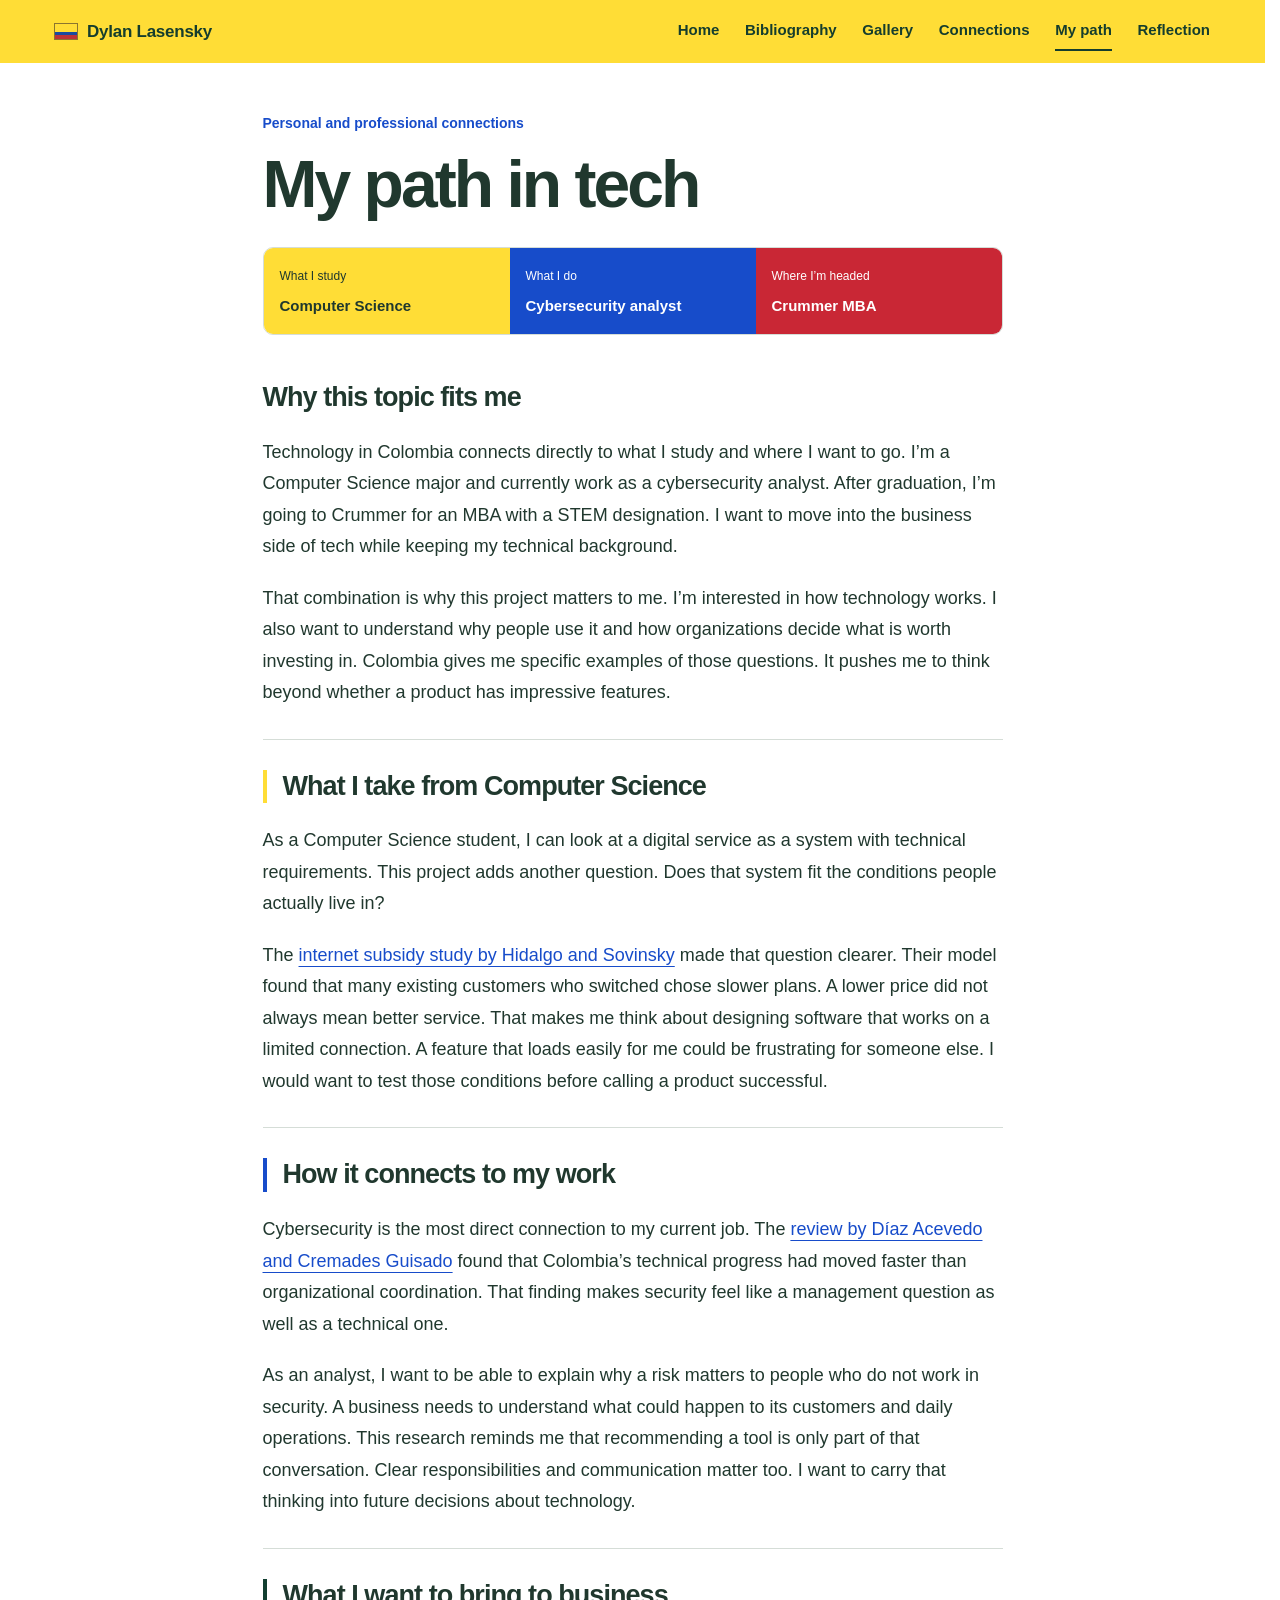
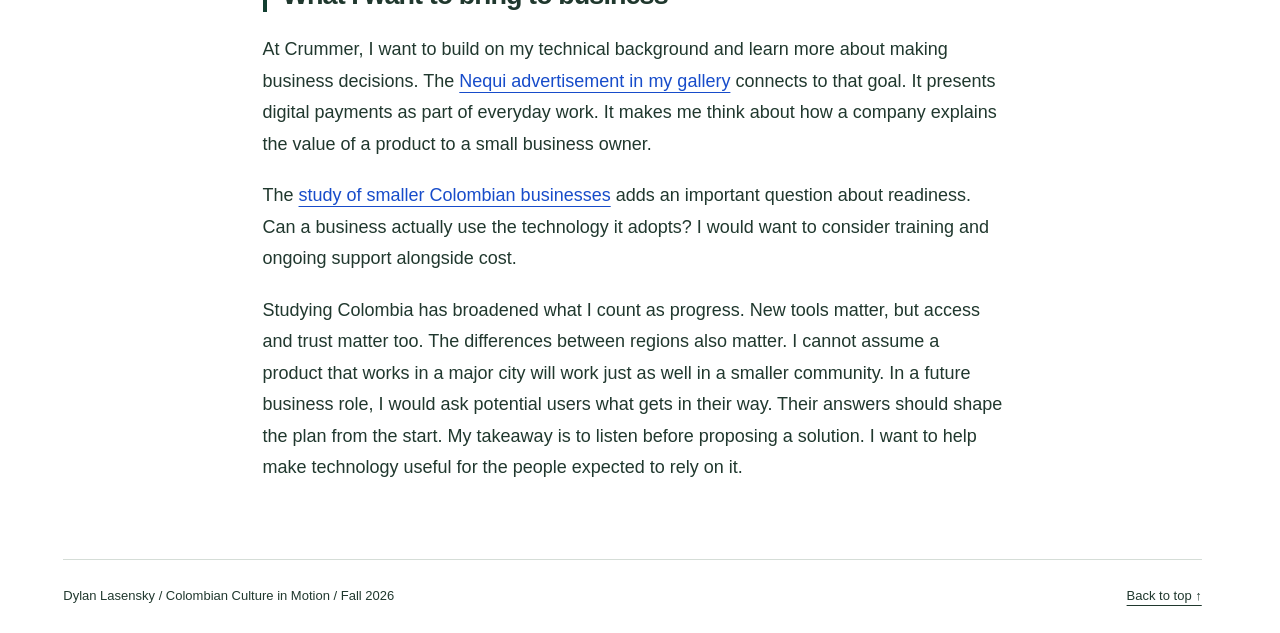
<file: public/personal.html>
<!DOCTYPE html>
<html lang="en">
<head>
  <meta charset="UTF-8">
  <meta name="viewport" content="width=device-width, initial-scale=1">
  <title>Personal and Professional Connections | Tech in Colombia</title>
  <link rel="icon" href="assets/favicon.svg" type="image/svg+xml">
  <link rel="stylesheet" href="styles.css">
  <link rel="stylesheet" href="personal.css">
  <script src="script.js" defer></script>
  <link rel="stylesheet" href="navigation.css">
</head>
<body>
  <a class="skip-link" href="#main">Skip to content</a>
  <!-- Navigation -->
  <header class="site-header">
    <div class="header-row">
      <a class="brand" href="index.html" aria-label="Dylan Lasensky, home"><span class="flag" aria-hidden="true"></span>Dylan Lasensky</a>
      <nav class="menu-wide" aria-label="Main navigation">
        <a href="index.html">Home</a>
        <a href="bibliography.html">Bibliography</a>
        <a href="gallery.html">Gallery</a>
        <a href="connections.html">Connections</a>
        <a href="personal.html" aria-current="page">My path</a>
        <a href="reflection.html">Reflection</a>
      </nav>
      <details class="quick-menu">
        <summary>Menu</summary>
        <nav aria-label="Mobile navigation">
          <a href="index.html">Home</a>
          <a href="bibliography.html">Bibliography</a>
          <a href="gallery.html">Gallery</a>
          <a href="connections.html">Connections</a>
          <a href="personal.html" aria-current="page">My path</a>
          <a href="reflection.html">Reflection</a>
        </nav>
      </details>
    </div>
  </header>
  <main id="main" class="reading-width personal">
    <header class="personal-heading">
      <p class="section-label">Personal and professional connections</p>
      <h1>My path in tech</h1>
      <div class="path-links" aria-label="Explore my path">
        <a href="#major"><span>What I study</span><strong>Computer Science</strong></a>
        <a href="#work"><span>What I do</span><strong>Cybersecurity analyst</strong></a>
        <a href="#business"><span>Where I’m headed</span><strong>Crummer MBA</strong></a>
      </div>
    </header>
    <!-- My reflection -->
    <section class="reflection" id="intro">
      <h2>Why this topic fits me</h2>
      <p>Technology in Colombia connects directly to what I study and where I want to go. I’m a Computer Science major and currently work as a cybersecurity analyst. After graduation, I’m going to Crummer for an MBA with a STEM designation. I want to move into the business side of tech while keeping my technical background.</p>
      <p>That combination is why this project matters to me. I’m interested in how technology works. I also want to understand why people use it and how organizations decide what is worth investing in. Colombia gives me specific examples of those questions. It pushes me to think beyond whether a product has impressive features.</p>
    </section>
    <section class="reflection" id="major">
      <h2>What I take from Computer Science</h2>
      <p>As a Computer Science student, I can look at a digital service as a system with technical requirements. This project adds another question. Does that system fit the conditions people actually live in?</p>
      <p>The <a href="bibliography.html#affordability">internet subsidy study by Hidalgo and Sovinsky</a> made that question clearer. Their model found that many existing customers who switched chose slower plans. A lower price did not always mean better service. That makes me think about designing software that works on a limited connection. A feature that loads easily for me could be frustrating for someone else. I would want to test those conditions before calling a product successful.</p>
    </section>
    <section class="reflection" id="work">
      <h2>How it connects to my work</h2>
      <p>Cybersecurity is the most direct connection to my current job. The <a href="bibliography.html#cybersecurity">review by Díaz Acevedo and Cremades Guisado</a> found that Colombia’s technical progress had moved faster than organizational coordination. That finding makes security feel like a management question as well as a technical one.</p>
      <p>As an analyst, I want to be able to explain why a risk matters to people who do not work in security. A business needs to understand what could happen to its customers and daily operations. This research reminds me that recommending a tool is only part of that conversation. Clear responsibilities and communication matter too. I want to carry that thinking into future decisions about technology.</p>
    </section>
    <section class="reflection" id="business">
      <h2>What I want to bring to business</h2>
      <p>At Crummer, I want to build on my technical background and learn more about making business decisions. The <a href="gallery.html#nequi">Nequi advertisement in my gallery</a> connects to that goal. It presents digital payments as part of everyday work. It makes me think about how a company explains the value of a product to a small business owner.</p>
      <p>The <a href="bibliography.html#business">study of smaller Colombian businesses</a> adds an important question about readiness. Can a business actually use the technology it adopts? I would want to consider training and ongoing support alongside cost.</p>
      <p>Studying Colombia has broadened what I count as progress. New tools matter, but access and trust matter too. The differences between regions also matter. I cannot assume a product that works in a major city will work just as well in a smaller community. In a future business role, I would ask potential users what gets in their way. Their answers should shape the plan from the start. My takeaway is to listen before proposing a solution. I want to help make technology useful for the people expected to rely on it.</p>
    </section>
  </main>
  <footer class="site-footer">
    <div class="footer-top"><p>Dylan Lasensky / Colombian Culture in Motion / Fall 2026</p><a href="#main">Back to top ↑</a></div>
  </footer>
</body>
</html>
</file>
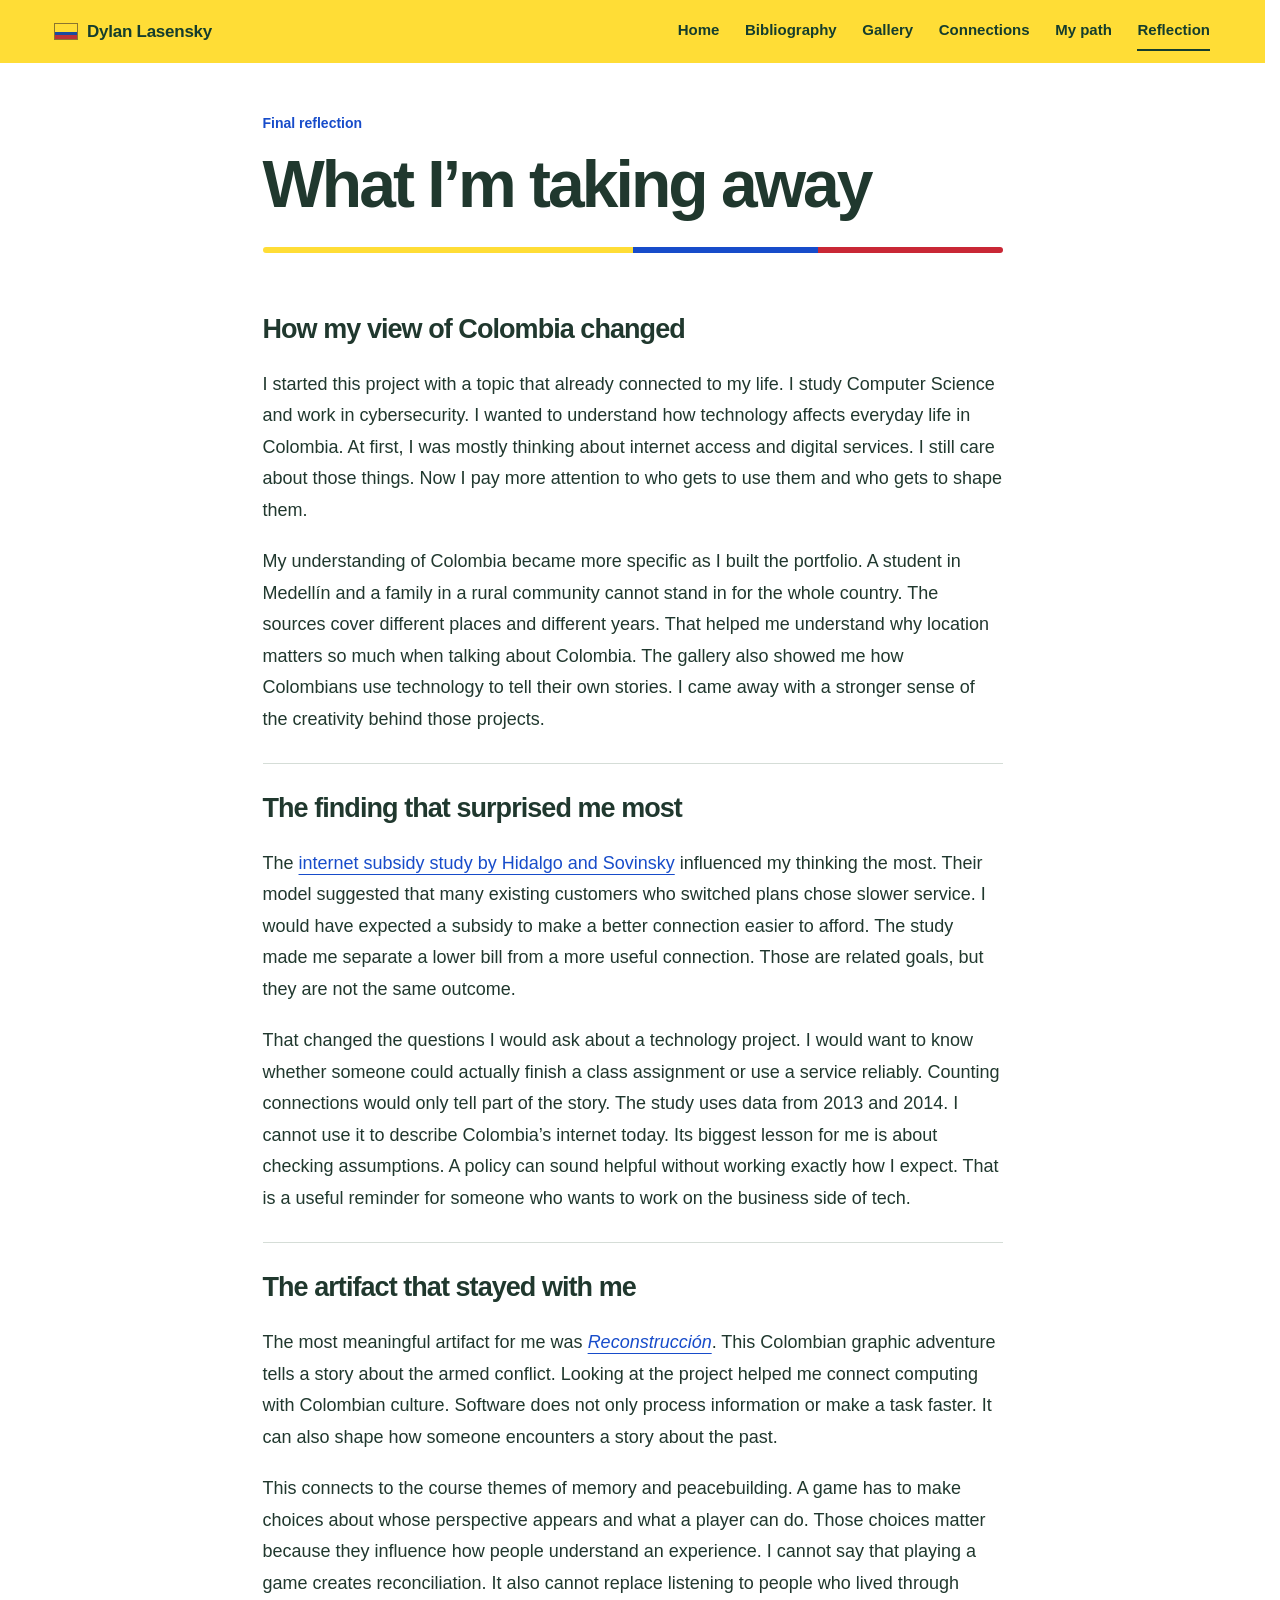
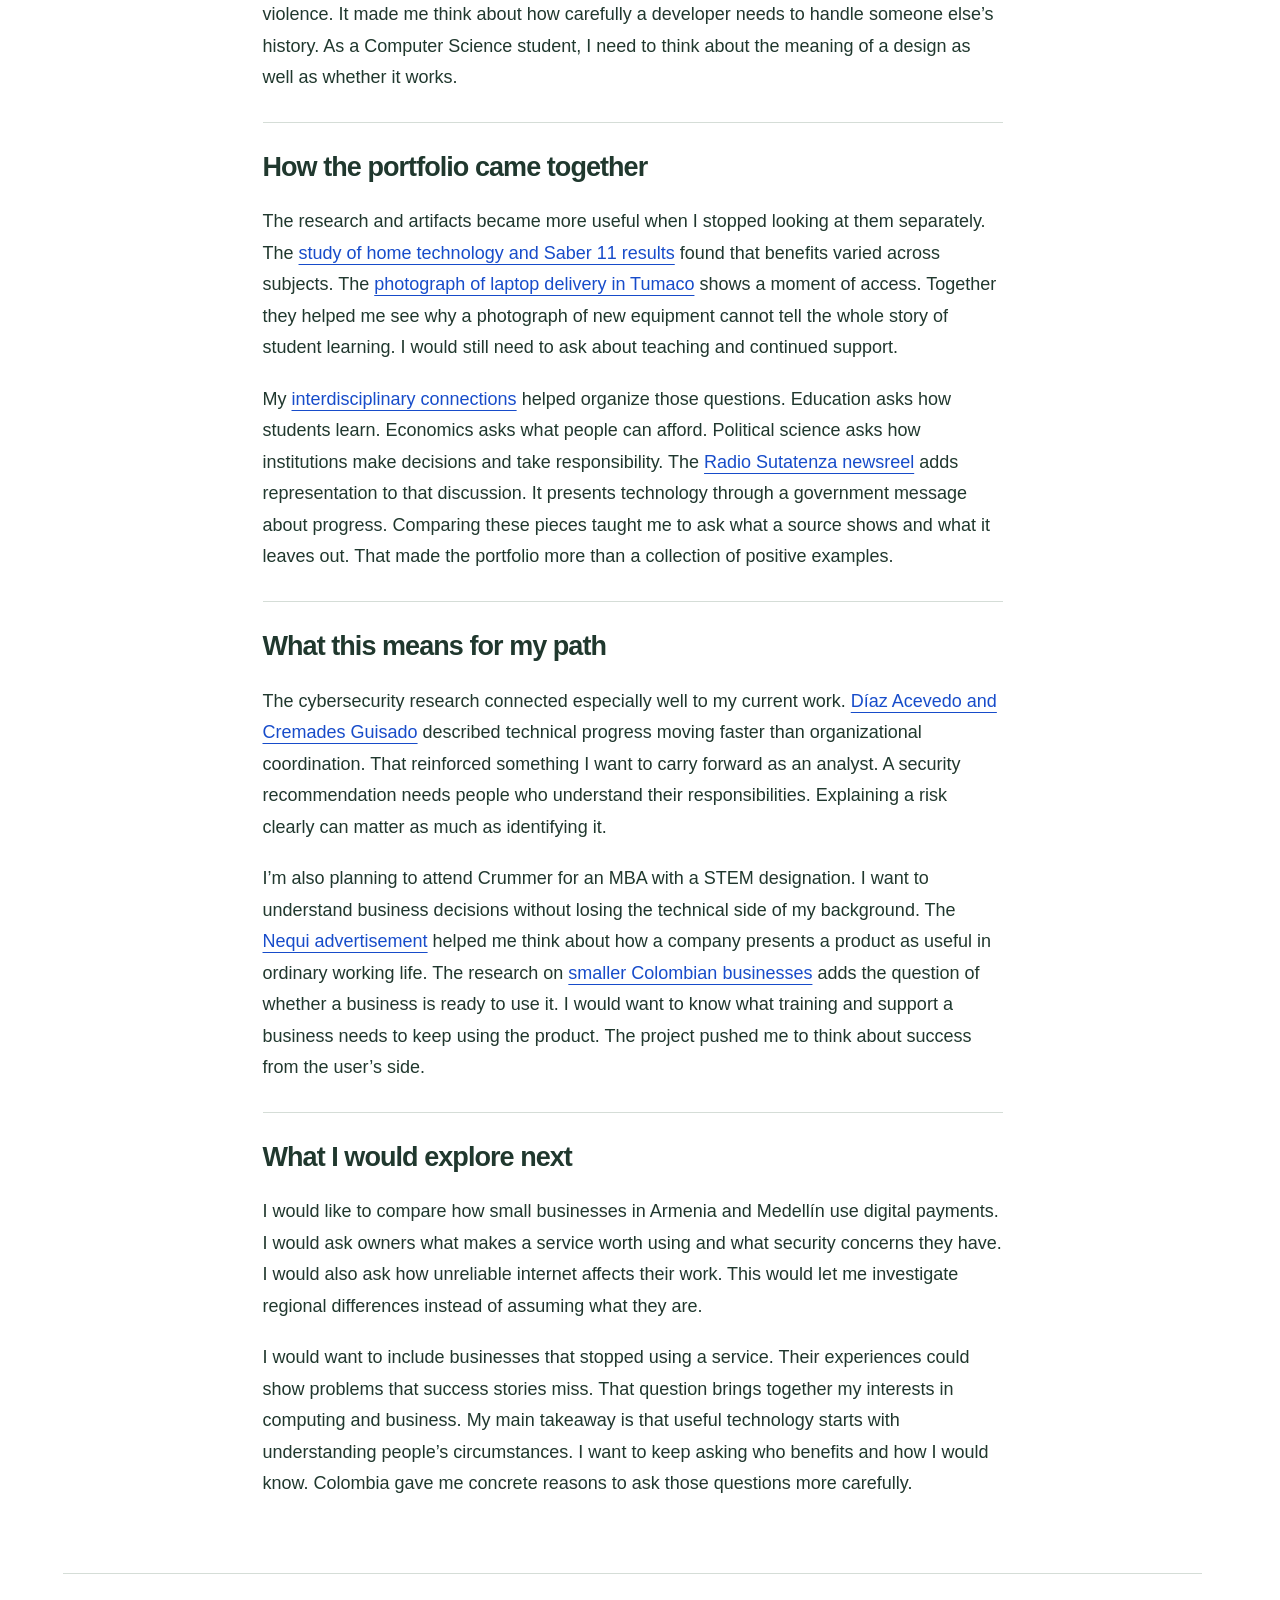
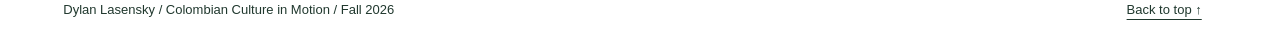
<file: public/reflection.html>
<!DOCTYPE html>
<html lang="en">
<head>
  <meta charset="UTF-8">
  <meta name="viewport" content="width=device-width, initial-scale=1">
  <meta name="description" content="My final reflection on technology in Colombia and what I learned through this portfolio.">
  <title>Final Reflection | Tech in Colombia</title>
  <link rel="icon" href="assets/favicon.svg" type="image/svg+xml">
  <link rel="stylesheet" href="styles.css">
  <link rel="stylesheet" href="reflection.css">
  <script src="script.js" defer></script>
  <link rel="stylesheet" href="navigation.css">
</head>
<body>
  <a class="skip-link" href="#main">Skip to content</a>
  <header class="site-header">
    <div class="header-row">
      <a class="brand" href="index.html" aria-label="Dylan Lasensky, home"><span class="flag" aria-hidden="true"></span>Dylan Lasensky</a>
      <nav class="menu-wide" aria-label="Main navigation">
        <a href="index.html">Home</a>
        <a href="bibliography.html">Bibliography</a>
        <a href="gallery.html">Gallery</a>
        <a href="connections.html">Connections</a>
        <a href="personal.html">My path</a>
        <a href="reflection.html" aria-current="page">Reflection</a>
      </nav>
      <details class="quick-menu">
        <summary>Menu</summary>
        <nav aria-label="Mobile navigation">
          <a href="index.html">Home</a>
          <a href="bibliography.html">Bibliography</a>
          <a href="gallery.html">Gallery</a>
          <a href="connections.html">Connections</a>
          <a href="personal.html">My path</a>
          <a href="reflection.html" aria-current="page">Reflection</a>
        </nav>
      </details>
    </div>
  </header>
  <main id="main" class="reading-width final-reflection">
    <header class="reflection-heading">
      <p class="section-label">Final reflection</p>
      <h1>What I’m taking away</h1>
    </header>
    <section class="reflection-section" id="perspective" aria-labelledby="perspective-title">
      <h2 id="perspective-title">How my view of Colombia changed</h2>
      <p>I started this project with a topic that already connected to my life. I study Computer Science and work in cybersecurity. I wanted to understand how technology affects everyday life in Colombia. At first, I was mostly thinking about internet access and digital services. I still care about those things. Now I pay more attention to who gets to use them and who gets to shape them.</p>
      <p>My understanding of Colombia became more specific as I built the portfolio. A student in Medellín and a family in a rural community cannot stand in for the whole country. The sources cover different places and different years. That helped me understand why location matters so much when talking about Colombia. The gallery also showed me how Colombians use technology to tell their own stories. I came away with a stronger sense of the creativity behind those projects.</p>
    </section>
    <section class="reflection-section" id="research" aria-labelledby="research-title">
      <h2 id="research-title">The finding that surprised me most</h2>
      <p>The <a href="bibliography.html#affordability">internet subsidy study by Hidalgo and Sovinsky</a> influenced my thinking the most. Their model suggested that many existing customers who switched plans chose slower service. I would have expected a subsidy to make a better connection easier to afford. The study made me separate a lower bill from a more useful connection. Those are related goals, but they are not the same outcome.</p>
      <p>That changed the questions I would ask about a technology project. I would want to know whether someone could actually finish a class assignment or use a service reliably. Counting connections would only tell part of the story. The study uses data from 2013 and 2014. I cannot use it to describe Colombia’s internet today. Its biggest lesson for me is about checking assumptions. A policy can sound helpful without working exactly how I expect. That is a useful reminder for someone who wants to work on the business side of tech.</p>
    </section>
    <section class="reflection-section" id="artifact" aria-labelledby="artifact-title">
      <h2 id="artifact-title">The artifact that stayed with me</h2>
      <p>The most meaningful artifact for me was <a href="gallery.html#game"><i>Reconstrucción</i></a>. This Colombian graphic adventure tells a story about the armed conflict. Looking at the project helped me connect computing with Colombian culture. Software does not only process information or make a task faster. It can also shape how someone encounters a story about the past.</p>
      <p>This connects to the course themes of memory and peacebuilding. A game has to make choices about whose perspective appears and what a player can do. Those choices matter because they influence how people understand an experience. I cannot say that playing a game creates reconciliation. It also cannot replace listening to people who lived through violence. It made me think about how carefully a developer needs to handle someone else’s history. As a Computer Science student, I need to think about the meaning of a design as well as whether it works.</p>
    </section>
    <section class="reflection-section" id="connections" aria-labelledby="connections-title">
      <h2 id="connections-title">How the portfolio came together</h2>
      <p>The research and artifacts became more useful when I stopped looking at them separately. The <a href="bibliography.html#education">study of home technology and Saber 11 results</a> found that benefits varied across subjects. The <a href="gallery.html#school-photo">photograph of laptop delivery in Tumaco</a> shows a moment of access. Together they helped me see why a photograph of new equipment cannot tell the whole story of student learning. I would still need to ask about teaching and continued support.</p>
      <p>My <a href="connections.html">interdisciplinary connections</a> helped organize those questions. Education asks how students learn. Economics asks what people can afford. Political science asks how institutions make decisions and take responsibility. The <a href="gallery.html#radio">Radio Sutatenza newsreel</a> adds representation to that discussion. It presents technology through a government message about progress. Comparing these pieces taught me to ask what a source shows and what it leaves out. That made the portfolio more than a collection of positive examples.</p>
    </section>
    <section class="reflection-section" id="career" aria-labelledby="career-title">
      <h2 id="career-title">What this means for my path</h2>
      <p>The cybersecurity research connected especially well to my current work. <a href="bibliography.html#cybersecurity">Díaz Acevedo and Cremades Guisado</a> described technical progress moving faster than organizational coordination. That reinforced something I want to carry forward as an analyst. A security recommendation needs people who understand their responsibilities. Explaining a risk clearly can matter as much as identifying it.</p>
      <p>I’m also planning to attend Crummer for an MBA with a STEM designation. I want to understand business decisions without losing the technical side of my background. The <a href="gallery.html#nequi">Nequi advertisement</a> helped me think about how a company presents a product as useful in ordinary working life. The research on <a href="bibliography.html#business">smaller Colombian businesses</a> adds the question of whether a business is ready to use it. I would want to know what training and support a business needs to keep using the product. The project pushed me to think about success from the user’s side.</p>
    </section>
    <section class="reflection-section" id="next" aria-labelledby="next-title">
      <h2 id="next-title">What I would explore next</h2>
      <p>I would like to compare how small businesses in Armenia and Medellín use digital payments. I would ask owners what makes a service worth using and what security concerns they have. I would also ask how unreliable internet affects their work. This would let me investigate regional differences instead of assuming what they are.</p>
      <p>I would want to include businesses that stopped using a service. Their experiences could show problems that success stories miss. That question brings together my interests in computing and business. My main takeaway is that useful technology starts with understanding people’s circumstances. I want to keep asking who benefits and how I would know. Colombia gave me concrete reasons to ask those questions more carefully.</p>
    </section>
  </main>
  <footer class="site-footer">
    <div class="footer-top"><p>Dylan Lasensky / Colombian Culture in Motion / Fall 2026</p><a href="#main">Back to top ↑</a></div>
  </footer>
</body>
</html>
</file>
<file: public/home.css>
:root {
  --paper: #faf7ed;
  --ink: #153d2d;
  --red: #a6382e;
  --blue: #1648a6;
  --yellow: #ffdd36;
  --muted: #48594d;
  --rule: #c6c9b8;
  --serif: Georgia,"Times New Roman",serif;
  --sans: "Helvetica Neue",Arial,sans-serif;
  --pad: clamp(22px,4.3vw,76px);
}

* {
  box-sizing: border-box;
}

html {
  scroll-padding-top: var(--header-offset, 86px);
}

body {
  margin: 0;
  background: var(--paper);
  color: var(--ink);
  font: 17px/1.52 var(--sans);
}

a {
  color: inherit;
  text-decoration-thickness: 1px;
  text-underline-offset: .22em;
}

a:focus-visible,summary:focus-visible {
  outline: 3px solid var(--blue);
  outline-offset: 4px;
}

h1,h2,p,figure,ul {
  margin: 0;
}

h1,h2 {
  font-family: var(--serif);
  font-weight: 400;
}

.shell {
  width: min(100%,1660px);
  margin: auto;
  padding-inline: var(--pad);
}

.skip {
  position: fixed;
  top: -120px;
  left: 10px;
  z-index: 8;
  padding: 12px;
  background: white;
}

.skip:focus {
  top: 9px;
}

.hero {
  max-width: 1660px;
  margin: auto;
  display: grid;
  grid-template-columns: .97fr 1.03fr;
}

.opening {
  padding: clamp(39px,4.8vw,77px) clamp(25px,3.2vw,56px) clamp(39px,4.1vw,66px) var(--pad);
  align-self: center;
}

.eyebrow {
  font: 700 11px/1.5 var(--sans);
  letter-spacing: .16em;
  text-transform: uppercase;
}

.hero h1 {
  font-size: clamp(74px,8.15vw,138px);
  line-height: .93;
  letter-spacing: -.062em;
  margin: 24px 0 27px;
}

.hero h1 em {
  display: block;
  font-weight: 400;
  color: var(--red);
  letter-spacing: -.073em;
}

.deck {
  font-size: clamp(17px,1.32vw,22px);
  max-width: 40ch;
  line-height: 1.52;
}

.actions {
  display: flex;
  gap: 12px 24px;
  flex-wrap: wrap;
  align-items: center;
  margin-top: 28px;
}

.button {
  display: inline-flex;
  align-items: center;
  gap: 14px;
  text-decoration: none;
  background: var(--ink);
  color: #fffcf0;
  border-radius: 99px;
  padding: 11px 19px;
  font-size: 15px;
  font-weight: 700;
}

.button b {
  color: var(--yellow);
  font-size: 19px;
  line-height: 1;
}

.text-link {
  color: var(--blue);
  font-weight: 650;
  font-size: 15px;
}

.salento {
  display: grid;
  grid-template-rows: minmax(0,1fr) auto;
}

.salento-img {
  position: relative;
  overflow: hidden;
  min-height: 390px;
}

.salento-img img {
  display: block;
  position: absolute;
  height: 100%;
  width: 100%;
  object-fit: cover;
  object-position: 54% 48%;
}

.caption {
  color: var(--muted);
  font: 400 12px/1.5 var(--sans);
}

.salento figcaption,.valley figcaption {
  display: flex;
  justify-content: space-between;
  gap: 15px;
  padding: 9px var(--pad) 10px 0;
}

.caption a:hover {
  color: var(--blue);
}

.directory {
  background: #eeefe0;
  border-block: 1px solid #bfc7b0;
}

.directory .shell {
  padding-block: clamp(30px,3.4vw,57px);
}

.directory h2,.welcome h2 {
  font-size: clamp(35px,3.3vw,55px);
  line-height: 1.11;
  letter-spacing: -.046em;
}

.directory ul {
  list-style: none;
  display: grid;
  grid-template-columns: repeat(5,minmax(0,1fr));
  padding: 0;
  margin-top: 24px;
}

.directory li {
  min-width: 0;
  padding-inline: clamp(12px,1.45vw,28px);
  border-left: 1px solid #b9c1ac;
}

.directory li:first-child {
  padding-left: 0;
  border: 0;
}

.directory li:last-child {
  padding-right: 0;
}

.directory a {
  display: block;
  text-decoration: none;
}

.directory strong {
  font-size: clamp(16px,1.32vw,21px);
  display: flex;
  align-items: center;
  justify-content: space-between;
  gap: 8px;
  letter-spacing: -.02em;
}

.directory small {
  font-size: 14px;
  display: block;
  max-width: 26ch;
  line-height: 1.47;
  color: var(--muted);
  margin-top: 6px;
}

.directory b {
  color: var(--red);
  font-size: 17px;
  font-weight: 450;
  transition: transform .2s;
}

.directory a:is(:hover,:focus-visible) strong {
  color: var(--blue);
}

.directory a:is(:hover,:focus-visible) b {
  transform: translateX(3px);
}

.welcome {
  max-width: calc(67ch + 2 * var(--pad));
  padding: clamp(54px,6vw,88px) var(--pad) clamp(50px,5vw,86px);
  margin: auto;
}

.welcome h2 {
  margin-bottom: 26px;
}

.welcome-copy {
  font-size: clamp(17px,1.33vw,20px);
  line-height: 1.69;
}

.welcome-copy p+p {
  margin-top: 1em;
}

.footer {
  display: flex;
  justify-content: space-between;
  align-items: center;
  gap: 16px;
  flex-wrap: wrap;
  padding-block: 20px 26px;
  border-top: 1px solid var(--rule);
  font-size: 12px;
  color: var(--muted);
}

.footer a {
  color: var(--ink);
}

@media (max-width:850px) {
  .hero h1 {
    font-size: clamp(65px,9.5vw,82px);
  }

  .opening {
    padding-right: 22px;
  }

  .directory ul {
    grid-template-columns: repeat(3,minmax(0,1fr));
    row-gap: 22px;
  }

  .directory li:nth-child(4) {
    border: 0;
    padding-left: 0;
  }

  .directory small {
    max-width: 23ch;
  }

  .welcome {
    max-width: calc(61ch + 2 * var(--pad));
  }
}

@media (max-width:640px) {
  .hero {
    display: block;
  }

  .opening {
    padding: 31px var(--pad) 27px;
  }

  .hero h1 {
    font-size: clamp(66px,15.7vw,94px);
    margin: 18px 0 21px;
  }

  .deck {
    font-size: 16px;
    max-width: 38ch;
  }

  .actions {
    margin-top: 21px;
    column-gap: 18px;
  }

  .button {
    padding: 10px 15px;
  }

  .button,.text-link {
    font-size: 14px;
  }

  .salento-img {
    min-height: 0;
    height: clamp(176px,52vw,285px);
  }

  .salento figcaption {
    padding-inline: var(--pad);
  }

  .directory .shell {
    padding-block: 29px;
  }

  .directory ul {
    display: block;
    margin-top: 20px;
  }

  .directory li,.directory li:first-child,.directory li:nth-child(4) {
    border: none;
    border-top: 1px solid var(--rule);
    padding: 0;
  }

  .directory a {
    position: relative;
    padding: 10px 27px 11px 0;
  }

  .directory strong {
    font-size: 17px;
  }

  .directory b {
    position: absolute;
    right: 1px;
    top: 50%;
    transform: translateY(-50%);
  }

  .directory small {
    max-width: none;
    margin-top: 1px;
    font-size: 13px;
  }

  .welcome {
    padding-block: 44px;
  }

  .welcome h2 {
    margin-bottom: 22px;
  }

  .welcome-copy {
    font-size: 17px;
  }

  .footer {
    align-items: flex-start;
    row-gap: 8px;
  }

  .valley figcaption {
    gap: 6px;
    flex-wrap: wrap;
  }
}

.opening .eyebrow {
  display: flex;
  align-items: center;
  gap: 12px;
}

.opening .eyebrow::before {
  content: "";
  width: 32px;
  height: 7px;
  background: linear-gradient(to bottom,#d9a524 0 42%,transparent 42% 54%,#1c6492 54% 76%,#b64a3a 76% 100%);
}

.directory {
  background: #e4efe4;
  border-block: 1px solid #b4c6b8;
}

.directory h2 em {
  color: #165773;
  font-weight: 400;
}

.directory li {
  --trim: #286b99;
  --edge: #8ccbd5;
  border: 0;
  position: relative;
}

.directory li:nth-child(2) {
  --trim: #a43e30;
  --edge: #e99b73;
}

.directory li:nth-child(3) {
  --trim: #27705c;
  --edge: #91c4a7;
}

.directory li:nth-child(4) {
  --trim: #94601c;
  --edge: #e9c65e;
}

.directory li:nth-child(5) {
  --trim: #315a88;
  --edge: #9cbdd8;
}

.directory a {
  padding-top: 13px;
  border-top: 3px solid var(--trim);
  box-shadow: inset 0 2px var(--edge);
}

.directory strong,.directory b {
  color: var(--trim);
}

.directory small {
  color: #354d40;
}

.welcome h2 em {
  color: var(--red);
  font-weight: 400;
}

.welcome-copy p:first-child::first-letter {
  float: left;
  font-family: var(--serif);
  font-size: 3.7em;
  line-height: .82;
  color: #1f6383;
  padding: .08em .075em 0 0;
}

.welcome {
  padding-bottom: clamp(35px,3.6vw,64px);
}

.questions {
  --bar: 63px;
  --scene-height: calc(100svh - var(--bar));
  position: relative;
}

.valley {
  margin: 0 auto;
  max-width: 1920px;
}

.scene-track {
  position: relative;
}

.scene-pin {
  position: relative;
  isolation: isolate;
  overflow: hidden;
  height: var(--scene-height);
  min-height: 440px;
  background: var(--paper);
}

.scene-art,.mist {
  position: absolute;
  inset: 0;
}

.landscape {
  display: block;
  width: 100%;
  height: 100%;
  object-fit: cover;
  object-position: 51% 49%;
  transform-origin: 54% 44%;
}

.mist {
  pointer-events: none;
  background: linear-gradient(to bottom,var(--paper) 0%,rgba(250,247,237,.57) 5%,rgba(250,247,237,.08) 15%,transparent 24%),
    radial-gradient(ellipse 65% 82% at 10% 40%,rgba(250,247,237,.96) 5%,rgba(250,247,237,.91) 29%,rgba(250,247,237,.55) 52%,rgba(250,247,237,.16) 68%,transparent 85%);
}

.q-copy {
  position: absolute;
  left: max(var(--pad),calc((100% - 1660px)/2 + var(--pad)));
  top: 44%;
  width: min(41%,640px);
  transform: translateY(-50%);
  color: #103e30;
}

.q-copy .eyebrow {
  color: #84392b;
  margin-bottom: 14px;
  text-transform: none;
  font-size: 14px;
  letter-spacing: .045em;
}

.q-copy h2 {
  font-size: clamp(35px,4.15vw,78px);
  line-height: 1.055;
  letter-spacing: -.049em;
  text-wrap: balance;
}

.q-copy .future {
  max-width: 29ch;
  font-size: clamp(17px,1.48vw,24px);
  line-height: 1.45;
  margin-top: 17px;
}

.valley figcaption {
  padding: 10px var(--pad);
  font-size: 12px;
}

@media (min-height:441px) and (prefers-reduced-motion:no-preference) {
  .motion-on .scene-track {
    height: calc(var(--scene-height) + 44svh);
  }

  .motion-on .scene-pin {
    position: sticky;
    top: var(--bar);
  }
}

@media (max-width:850px) {
  .directory li:nth-child(4) {
    padding-left: 0;
  }

  .q-copy {
    width: 47%;
  }
}

@media (max-width:640px) {
  .directory li,.directory li:first-child,.directory li:nth-child(4) {
    border-top: 1px solid #b8c9b9;
  }

  .directory a {
    border: 0;
    box-shadow: none;
    padding: 11px 26px 11px 15px;
  }

  .directory a::before {
    content: "";
    position: absolute;
    left: 0;
    top: 17px;
    width: 4px;
    height: 23px;
    background: linear-gradient(to right,var(--trim) 65%,var(--edge) 65%);
  }

  .questions {
    --bar: 54px;
    --scene-height: calc(100svh - var(--bar));
  }

  .scene-pin {
    min-height: 440px;
  }

  .landscape {
    object-position: 55% 47%;
  }

  .q-copy {
    left: var(--pad);
    top: 11%;
    width: calc(100% - 2 * var(--pad));
    transform: none;
  }

  .q-copy h2 {
    max-width: 17ch;
    text-wrap: pretty;
    font-size: clamp(32px,7.8vw,46px);
  }

  .q-copy .eyebrow {
    margin-bottom: 10px;
  }

  .q-copy .future {
    max-width: 29ch;
    margin-top: 12px;
  }

  .mist {
    background: linear-gradient(to bottom,var(--paper),rgba(250,247,237,.72) 7%,rgba(250,247,237,.32) 23%,transparent 42%),
        radial-gradient(ellipse 111% 54% at 12% 21%,rgba(250,247,237,.94) 8%,rgba(250,247,237,.84) 33%,rgba(250,247,237,.42) 57%,transparent 87%);
  }
}

@media (max-height:440px) {
  .scene-pin {
    min-height: 365px;
  }

  .q-copy {
    top: 42%;
    transform: translateY(-50%);
  }
}

@media (prefers-reduced-motion:reduce) {
  * {
    scroll-behavior: auto!important;
    transition: none!important;
  }
}

@media print {
  header,.footer,.actions {
    display: none;
  }

  .scene-track {
    height: auto!important;
  }

  .scene-pin {
    position: relative!important;
    min-height: 320px;
    height: 320px;
  }

  .landscape,.q-copy,.mist {
    opacity: 1!important;
  }

  .landscape {
    transform: none!important;
  }
}
</file>
<file: public/navigation.css>
.site-header {
  position: sticky;
  top: 0;
  z-index: 5;
  background: #ffdd36;
  color: #153d2d;
  font: 17px/1.52 "Helvetica Neue", Arial, sans-serif;
}

.header-row {
  display: flex;
  align-items: center;
  justify-content: space-between;
  gap: 16px;
  width: min(100%, 1660px);
  min-height: 63px;
  margin: auto;
  padding-inline: clamp(22px, 4.3vw, 76px);
}

.brand {
  display: inline-flex;
  align-items: center;
  gap: 10px;
  color: inherit;
  font-size: 17px;
  font-weight: 750;
  letter-spacing: -.015em;
  text-decoration: none;
}

.flag {
  flex: none;
  width: 22px;
  height: 15px;
  background: linear-gradient(to bottom, #ffdd36 50%, #194ba0 50% 75%, #bc3437 75%);
  outline: 1px solid #8b752f;
}

.menu-wide {
  display: flex;
  align-items: center;
  gap: clamp(16px, 2vw, 33px);
}

.site-header nav a {
  padding: 7px 0;
  border-bottom: 2px solid transparent;
  color: inherit;
  font-size: 15px;
  font-weight: 650;
  text-decoration: none;
}

.site-header nav a:is(:hover, [aria-current="page"]) {
  border-color: currentColor;
}

.quick-menu {
  display: none;
  position: relative;
}

.quick-menu summary {
  cursor: pointer;
  list-style: none;
  font-weight: 650;
  padding: 9px 1px;
}

.quick-menu summary::-webkit-details-marker {
  display: none;
}

.quick-menu summary::after {
  content: "";
  display: inline-block;
  width: 7px;
  height: 7px;
  margin: 0 3px 3px 8px;
  border-right: 1.5px solid;
  border-bottom: 1.5px solid;
  transform: rotate(45deg);
}

.quick-menu[open] summary::after {
  margin-bottom: 0;
  transform: rotate(225deg);
}

.quick-menu nav {
  position: absolute;
  top: calc(100% + 4px);
  right: 0;
  display: grid;
  min-width: 198px;
  padding: 8px 16px 12px;
  background: #faf7ed;
  border: 1px solid #153d2d;
  box-shadow: 0 9px 22px #16322220;
}

.quick-menu nav a {
  padding: 9px 2px;
}

.site-header :is(a, summary):focus-visible {
  outline: 3px solid #1648a6;
  outline-offset: 4px;
}

@media (max-width: 850px) {
  .menu-wide { display: none; }
  .quick-menu { display: block; }
}

@media (max-width: 640px) {
  .header-row { min-height: 54px; }
  .brand { font-size: 16px; }
  .flag { width: 19px; height: 13px; }
}

@media print {
  .site-header { display: none; }
}
</file>
<file: public/styles.css>
/* Basic styles */
:root {
  --green: #123f31;
  --blue: #174cca;
  --yellow: #ffdd36;
  --ink: #20382e;
}

* { box-sizing: border-box; }
html { scroll-behavior: smooth; scroll-padding-top: var(--header-offset, 145px); scrollbar-gutter: stable; }
body {
  margin: 0;
  background: #ffffff;
  color: var(--ink);
  font-family: Arial, Helvetica, sans-serif;
  font-size: 18px;
  line-height: 1.75;
}
h1, h2, h3, p, figure { margin: 0; }
h1, h2, h3 { line-height: 1.15; }
a { color: inherit; text-underline-offset: 5px; }
a:focus-visible { outline: 3px solid var(--blue); outline-offset: 5px; }
img { display: block; width: 100%; object-fit: cover; }
.reading-width { width: min(740px, 88%); margin: auto; }
.skip-link { position: fixed; left: 20px; top: -100px; padding: 8px; background: white; z-index: 30; }
.skip-link:focus { top: 10px; }

h1 { font-size: clamp(76px, 9vw, 128px); letter-spacing: -.06em; line-height: .95; font-weight: 750; }
.about { padding-top: 65px; padding-bottom: 65px; }
h2 { font-size: 35px; letter-spacing: -.035em; margin-bottom: 25px; }
/* Bibliography */
.research-heading { padding-top: 48px; padding-bottom: 30px; border-bottom: 1px solid #d5ddd7; }
.research-heading h1 { font-size: 48px; letter-spacing: -.045em; line-height: 1.05; margin-bottom: 20px; }
.research-heading > p { font-size: 17px; margin-bottom: 12px; }
.research-heading .source-count { font-size: 14px; color: #54665c; }
.source { padding: 35px 0; border-bottom: 1px solid #d5ddd7; scroll-margin-top: 15px; }
.source-info { font-size: 14px; color: #526658; margin-bottom: 12px; }
.source h2 { font-size: 25px; line-height: 1.3; margin-bottom: 20px; }
.citation { font-size: 15px; line-height: 1.75; padding-left: 24px; text-indent: -24px; overflow-wrap: anywhere; margin-bottom: 24px; }
.citation a { color: var(--blue); }
.reading-link { font-size: 15px; margin-bottom: 18px; }
.reading-link a { color: var(--blue); }
.citation:has(+ .reading-link) { margin-bottom: 6px; }
.annotation h3 { font-size: 16px; margin: 21px 0 7px; }
.annotation p { font-size: 17px; line-height: 1.8; }
.source-links { margin-top: 22px; }
.source-links a { font-size: 15px; color: var(--blue); }
.source-note { font-size: 13px; color: #526658; margin-top: 12px; }

/* Footer */
.site-footer { margin: 0 5%; padding: 25px 0; border-top: 1px solid #d5ddd7; }
.footer-top { display: flex; justify-content: space-between; gap: 20px; font-size: 13px; }
.photo-credits { font-size: 12px; line-height: 1.8; margin-top: 15px; color: #526658; }
.bibliography-page .site-footer { margin-top: 35px; }

/* Phone layout */
@media (max-width: 650px) {
  body { font-size: 17px; }
  h1 { font-size: clamp(61px, 14vw, 90px); }
  .about { padding-top: 38px; padding-bottom: 40px; }
  h2 { font-size: 29px; }
  .research-heading { padding-top: 35px; }
  .research-heading h1 { font-size: clamp(34px, 9vw, 48px); }
  .source h2 { font-size: 23px; }
  .citation { font-size: 14px; }
  .annotation p { font-size: 16px; }
  .footer-top { flex-direction: column; gap: 10px; }
}

/* Page fade */
@media (prefers-reduced-motion: no-preference) {
  main { animation: fade-in .3s ease; }
}
@keyframes fade-in {
  from { opacity: 0; }
  to { opacity: 1; }
}
@media (prefers-reduced-motion: reduce) {
  html { scroll-behavior: auto; }
  * { animation: none !important; transition: none !important; }
}

/* Printing */
@media print {
  .site-header, .skip-link, .source-links { display: none; }
  .reading-width { width: 100%; }
  .source { break-inside: avoid; }
}
</file>
<file: public/connections.css>
/* Connections page */
.connections { padding-bottom: 40px; }
.connections h1 { font-size: clamp(34px, 6vw, 52px); overflow-wrap: anywhere; }
.eyebrow { color: var(--blue); font-size: 14px; font-weight: bold; margin-bottom: 12px; }
.connection { padding: 38px 0; border-bottom: 1px solid #d5ddd7; }
.connection h2 { font-size: 30px; }
.explanation p { margin: 20px 0; }
.concept { background: #fff7c8; padding: 24px; margin-bottom: 26px; }
#economics .concept { background: #eff6ff; }
#politics .concept { background: #edf5ef; }
.flow { list-style: none; padding: 0; margin: 0; display: flex; align-items: stretch; gap: 30px; }
.flow li { flex: 1; position: relative; border: 1px solid #6c7d72; background: white; padding: 15px 10px; text-align: center; font-size: 16px; font-weight: bold; line-height: 1.4; display: grid; place-items: center; }
.flow li:not(:last-child)::after { content: '→'; position: absolute; right: -25px; font-size: 23px; font-weight: normal; }
.concept figcaption { margin-top: 16px; font-size: 13px; line-height: 1.5; }
.connection-source { font-size: 14px; margin-top: 20px; }
.connection-source a { color: var(--blue); }
@media (max-width: 500px) {
  .flow { flex-direction: column; gap: 28px; }
  .flow li { min-height: 55px; }
  .flow li:not(:last-child)::after { content: '↓'; right: auto; bottom: -29px; }
  .connection h2 { font-size: 27px; }
}

/* Internet comparison */
.tradeoff { width: 100%; border-collapse: collapse; font-size: 16px; line-height: 1.5; table-layout: fixed; }
.tradeoff caption { text-align: left; font-weight: bold; margin-bottom: 14px; }
.tradeoff th { text-align: left; background: #174cca; color: white; padding: 12px; }
.tradeoff td { vertical-align: top; background: white; padding: 14px 12px; border-bottom: 1px solid #c9d5e6; }
.tradeoff th + th, .tradeoff td + td { border-left: 2px solid #eff6ff; }
/* Shared responsibility map */
.map-center { border: 2px solid var(--green); border-radius: 50%; width: 220px; min-height: 95px; margin: 0 auto 30px; display: grid; place-items: center; background: white; font-size: 18px; font-weight: bold; position: relative; }
.map-center::after { content: ''; height: 16px; width: 2px; background: #6c7d72; position: absolute; bottom: -18px; }
.map-roles { display: grid; grid-template-columns: repeat(3, 1fr); gap: 15px; list-style: none; padding: 0; margin: 0; position: relative; }
.map-roles::before { content: ''; position: absolute; top: -15px; left: 16.5%; right: 16.5%; height: 1px; background: #6c7d72; }
.map-roles li { position: relative; text-align: center; padding: 14px 5px; background: white; border: 1px solid #6c7d72; font-size: 14px; line-height: 1.5; }
.map-roles li::before { content: ''; height: 15px; width: 1px; background: #6c7d72; position: absolute; top: -16px; left: 50%; }
.map-roles strong, .map-roles span { display: block; }
.map-roles span { margin-top: 5px; }
@media (max-width: 500px) {
  .concept { padding: 18px 12px; }
  .tradeoff { font-size: 14px; }
  .tradeoff th, .tradeoff td { padding: 10px 8px; }
  .map-roles { gap: 5px; }
  .map-roles li { font-size: 12px; padding: 12px 3px; overflow-wrap: anywhere; }
  .map-center { width: 190px; }
}

/* Give the responsibility labels room on small phones */
@media (max-width: 400px) {
  .map-roles { display: flex; flex-direction: column; gap: 12px; padding-left: 20px; }
  .map-roles::before { top: 0; bottom: 27px; left: 0; right: auto; width: 1px; height: auto; }
  .map-roles li { font-size: 14px; padding: 10px; }
  .map-roles li::before { top: 50%; left: -21px; width: 20px; height: 1px; }
  .map-center { margin-left: 0; margin-bottom: 20px; border-radius: 12px; width: 100%; min-height: 65px; }
  .map-center::after { left: -2px; height: 22px; bottom: -24px; width: 1px; }
}
</file>
<file: public/gallery.css>
/* Gallery heading */
.gallery-heading { padding: 50px 0 32px; }
.gallery-heading h1 { font-size: clamp(38px, 6vw, 60px); line-height: 1.05; margin: 16px 0 22px; }
.gallery-label { color: var(--blue); font-size: 14px; font-weight: bold; }

/* Gallery list */
.gallery-index { padding: 25px; background: #fff6c5; margin-bottom: 10px; }
.gallery-index h2 { font-size: 22px; margin-bottom: 18px; }
.gallery-index ol { margin: 0; padding-left: 24px; display: grid; grid-template-columns: 1fr 1fr; gap: 12px 35px; }
.gallery-index li { padding-left: 3px; font-size: 15px; line-height: 1.5; }
.gallery-index a:hover { color: var(--blue); }
#browse-title { scroll-margin-top: 15px; }

/* Artifact entries */
.artifact { padding: 45px 0; border-bottom: 1px solid #d5ddd7; scroll-margin-top: 15px; }
.artifact-heading { padding: 22px 25px; background: #edf5f0; border-left: 4px solid var(--green); margin-bottom: 25px; }
.artifact:nth-of-type(3n+2) .artifact-heading { background: #eff6ff; border-color: var(--blue); }
.artifact:nth-of-type(3n) .artifact-heading { background: #fff6c5; border-color: #af7600; }
.artifact h2 { font-size: 28px; line-height: 1.2; margin: 12px 0 0; }
.artifact-details { font-size: 14px; margin: 0 0 25px; display: grid; grid-template-columns: 108px 1fr; gap: 12px 14px; line-height: 1.6; }
.artifact-details dt { font-weight: bold; }
.artifact-details dd { margin: 0; }
.artifact-story p { margin-bottom: 20px; }
.artifact-links { display: flex; flex-wrap: wrap; gap: 12px 24px; margin: 25px 0; }
.artifact-links a { color: var(--blue); font-size: 16px; font-weight: bold; }
.gallery-back { font-size: 13px; color: #526658; }

/* Map and chart */
.artifact-image { padding: 15px; background: #f6f4ed; }
.artifact-image img { height: 480px; object-fit: contain; }
.artifact-image figcaption, .access-chart figcaption { font-size: 12px; line-height: 1.6; margin-top: 12px; }
.access-chart { background: #eff6ff; padding: 26px; }
.access-chart h3 { font-size: 20px; margin-bottom: 25px; }
.chart-row { display: grid; grid-template-columns: 1fr auto; gap: 8px 20px; margin: 18px 0; font-size: 15px; line-height: 1.5; }
.chart-track { grid-column: 1 / -1; height: 16px; background: #d9e5fa; }
.chart-track span { display: block; height: 100%; background: var(--blue); }


/* Phone layout */
@media (max-width: 650px) {
  .gallery-heading { padding-top: 35px; }
  .gallery-index ol { grid-template-columns: 1fr; }
  .artifact { padding: 32px 0; scroll-margin-top: 15px; }
  .artifact-heading { padding: 18px; }
  .artifact h2 { font-size: 25px; }
  .artifact-details { grid-template-columns: 1fr; gap: 3px; }
  .artifact-details dd { margin-bottom: 12px; }
  .artifact-image img { height: 350px; }
  .access-chart { padding: 20px; }
  #browse-title { scroll-margin-top: 15px; }
}

/* Printing */
@media print {
  .gallery-index, .gallery-back { display: none; }
  .artifact { break-before: page; }
}

/* Artifact photos and previews */
.artifact-image { margin: 24px 0; background: #f6f4ed; }
.artifact-image img { height: auto; max-height: 500px; object-fit: contain; }
.artifact-image a { display: block; }
.artifact-image figcaption a { display: inline; }
.artifact-details { grid-template-columns: 120px 1fr; }
@media (max-width: 650px) {
  .artifact-details { grid-template-columns: 1fr; }
  .artifact-image { padding: 10px; }
  .artifact-image img { max-height: 420px; }
}

/* Related research */
.research-link { padding: 15px 18px; background: #eff6ff; font-size: 14px; line-height: 1.7; margin: 22px 0; }
.research-link a { color: var(--blue); }
</file>
<file: public/personal.css>
/* My path heading */
.personal { padding-bottom: 45px; }
.personal-heading { padding: 48px 0 30px; }
.personal-heading h1 { font-size: clamp(42px, 7vw, 66px); line-height: 1.05; margin: 14px 0 28px; letter-spacing: -.045em; }
.section-label { color: var(--blue); font-size: 14px; font-weight: bold; }
.path-links { display: grid; grid-template-columns: repeat(3, 1fr); border: 1px solid #d5ddd7; border-radius: 10px; overflow: hidden; }
.path-links a { display: block; padding: 18px 16px; text-decoration: none; background: var(--yellow); }
.path-links a:nth-child(2) { background: var(--blue); color: white; }
.path-links a:nth-child(3) { background: #c92735; color: white; }
.path-links span { display: block; font-size: 12px; margin-bottom: 8px; }
.path-links strong { display: block; font-size: 15px; line-height: 1.4; }
.path-links a:hover strong { text-decoration: underline; text-underline-offset: 4px; }
.path-links a:focus-visible { outline-offset: -4px; }
.path-links a:nth-child(n+2):focus-visible { outline-color: white; }
/* Reflection sections */
.reflection { padding: 30px 0; border-bottom: 1px solid #d5ddd7; scroll-margin-top: 15px; }
.reflection h2 { font-size: 27px; margin-bottom: 22px; padding-left: 16px; border-left: 4px solid var(--yellow); line-height: 1.25; }
#work h2 { border-color: var(--blue); }
#business h2 { border-color: var(--green); }
#intro { padding-top: 16px; }
#intro h2 { border: 0; padding-left: 0; }
.reflection p + p { margin-top: 20px; }
.reflection a { color: var(--blue); }
.reflection:last-child { border: 0; }
@media (max-width: 500px) {
  .personal-heading { padding-top: 32px; }
  .path-links { grid-template-columns: 1fr; }
  .path-links a { padding: 14px 18px; }
  .path-links span { margin-bottom: 3px; }
  .reflection h2 { font-size: 25px; }
}
@media print { .path-links { display: none; } }
</file>
<file: public/reflection.css>
/* Page heading */
.final-reflection { padding-bottom: 45px; }
.reflection-heading { padding: 48px 0 32px; }
.section-label { color: var(--blue); font-size: 14px; font-weight: bold; }
.reflection-heading h1 { font-size: clamp(42px, 7vw, 66px); line-height: 1.05; margin: 14px 0 28px; letter-spacing: -.045em; }
.reflection-heading::after { content: ""; display: block; width: 100%; height: 6px; border-radius: 3px; background: linear-gradient(to right, var(--yellow) 50%, var(--blue) 50%, var(--blue) 75%, #c92735 75%); }

/* Reflection sections */
.reflection-section { padding: 28px 0; border-bottom: 1px solid #d5ddd7; scroll-margin-top: 15px; }
.reflection-section h2 { font-size: 27px; line-height: 1.25; margin-bottom: 22px; }
.reflection-section p + p { margin-top: 20px; }
.reflection-section a { color: var(--blue); }
.reflection-section:last-child { border-bottom: 0; }
@media (max-width: 500px) {
  .reflection-heading { padding-top: 32px; padding-bottom: 12px; }
  .reflection-section h2 { font-size: 25px; }
}
@media print {
  .reflection-heading { padding-top: 0; }
  .reflection-section h2 { break-after: avoid; }
  .reflection-section p { orphans: 3; widows: 3; }
}
</file>
